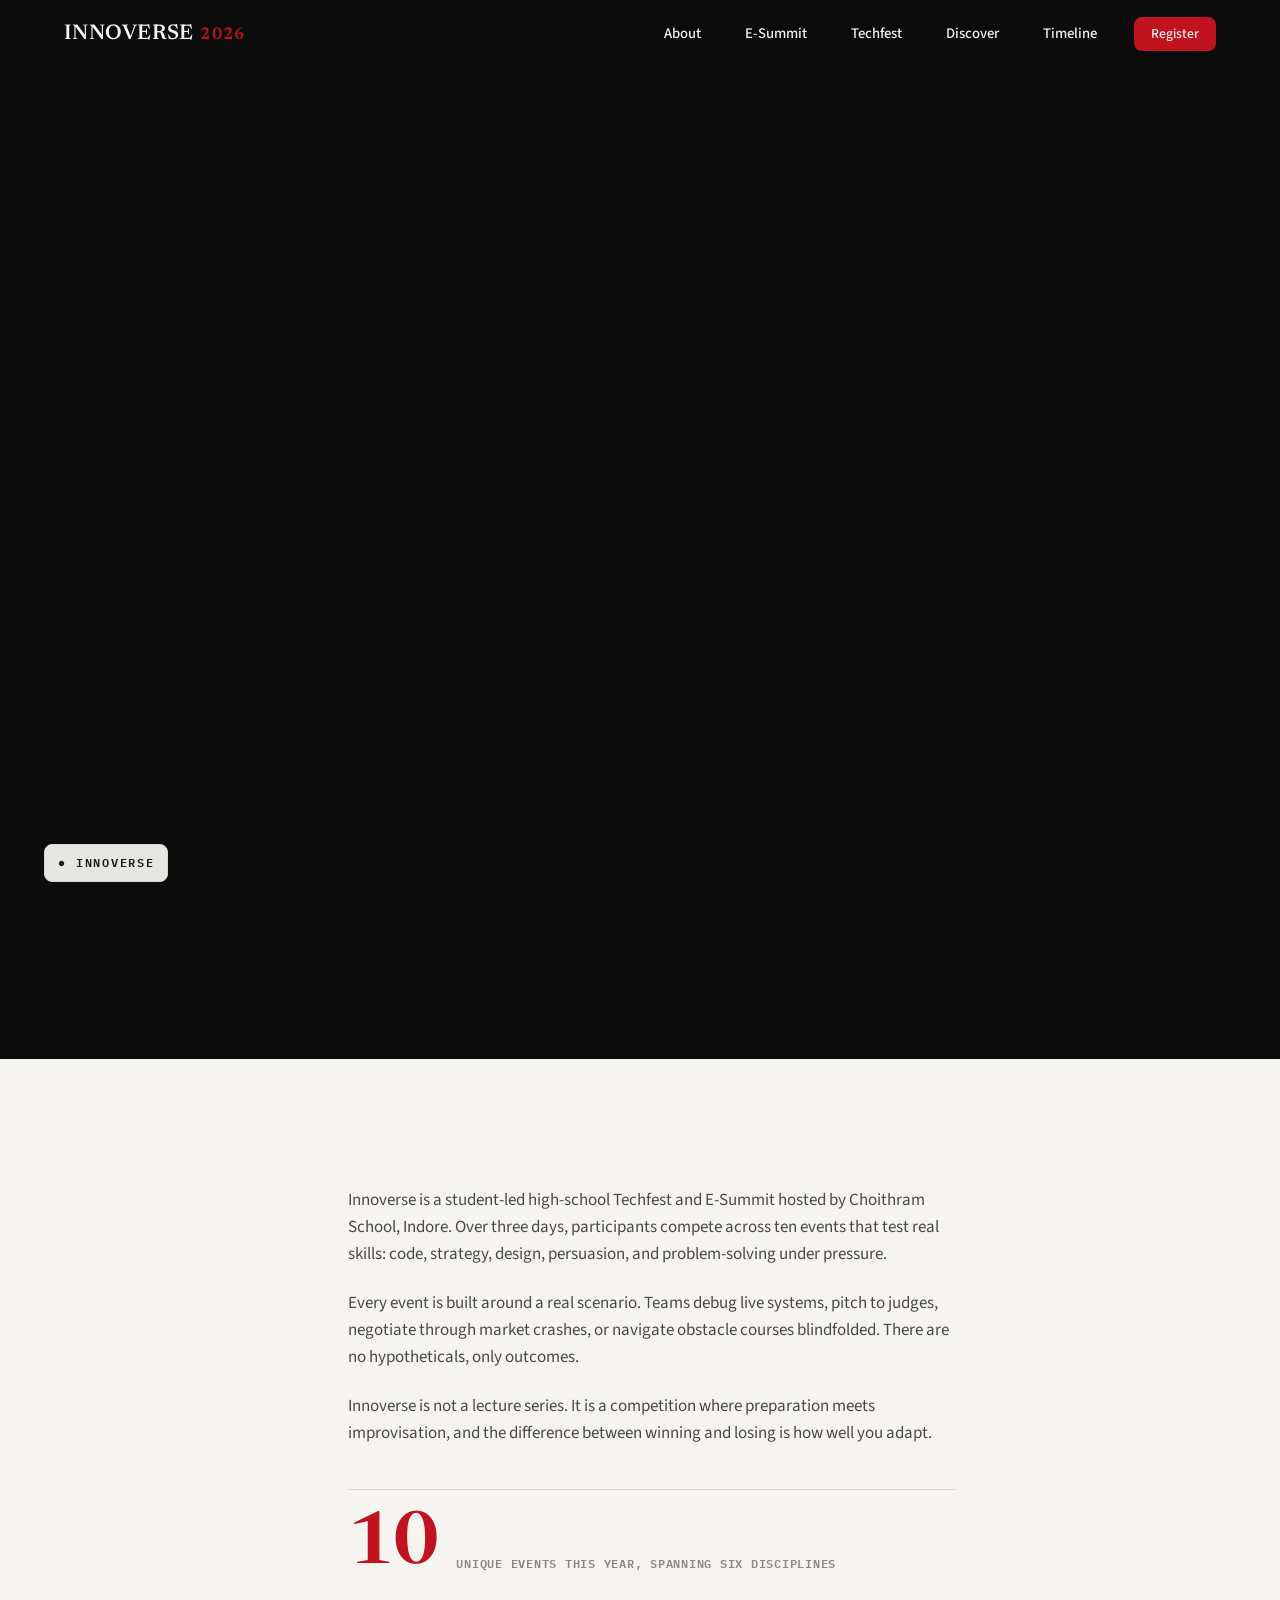
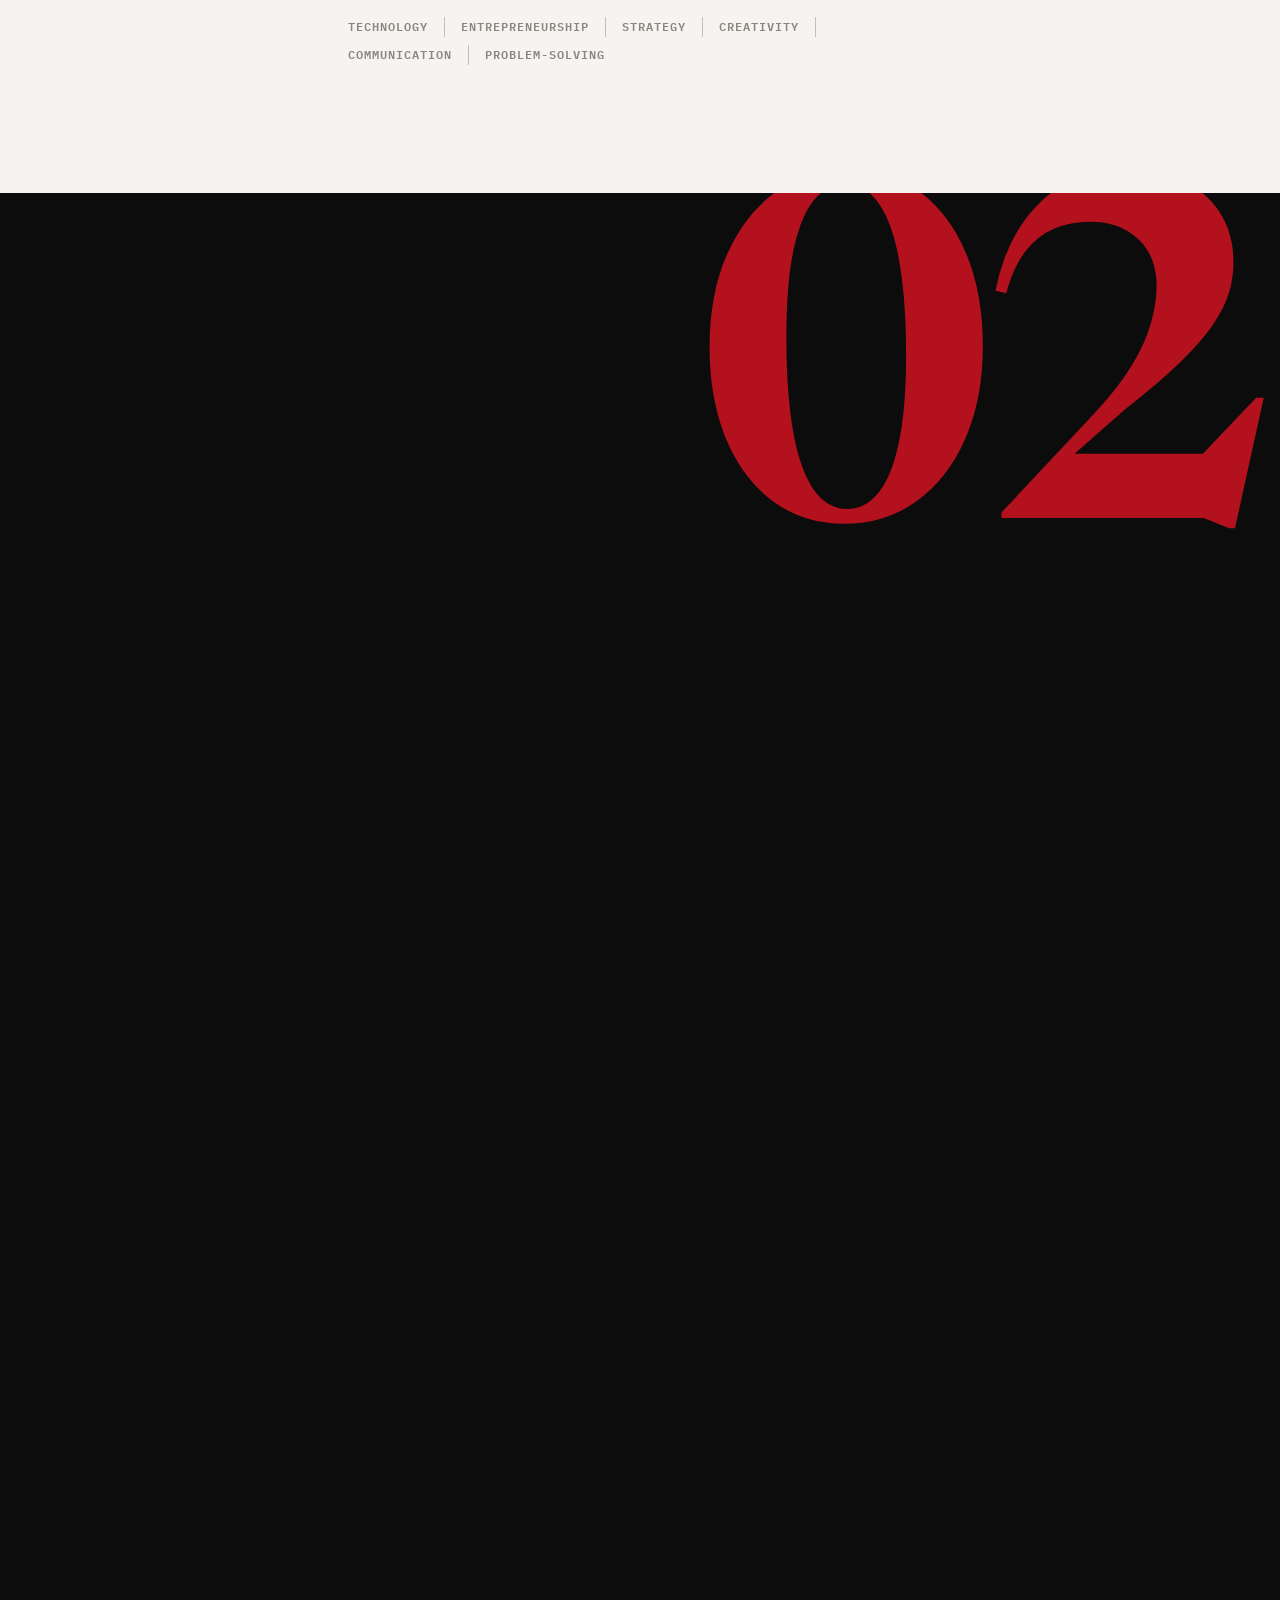
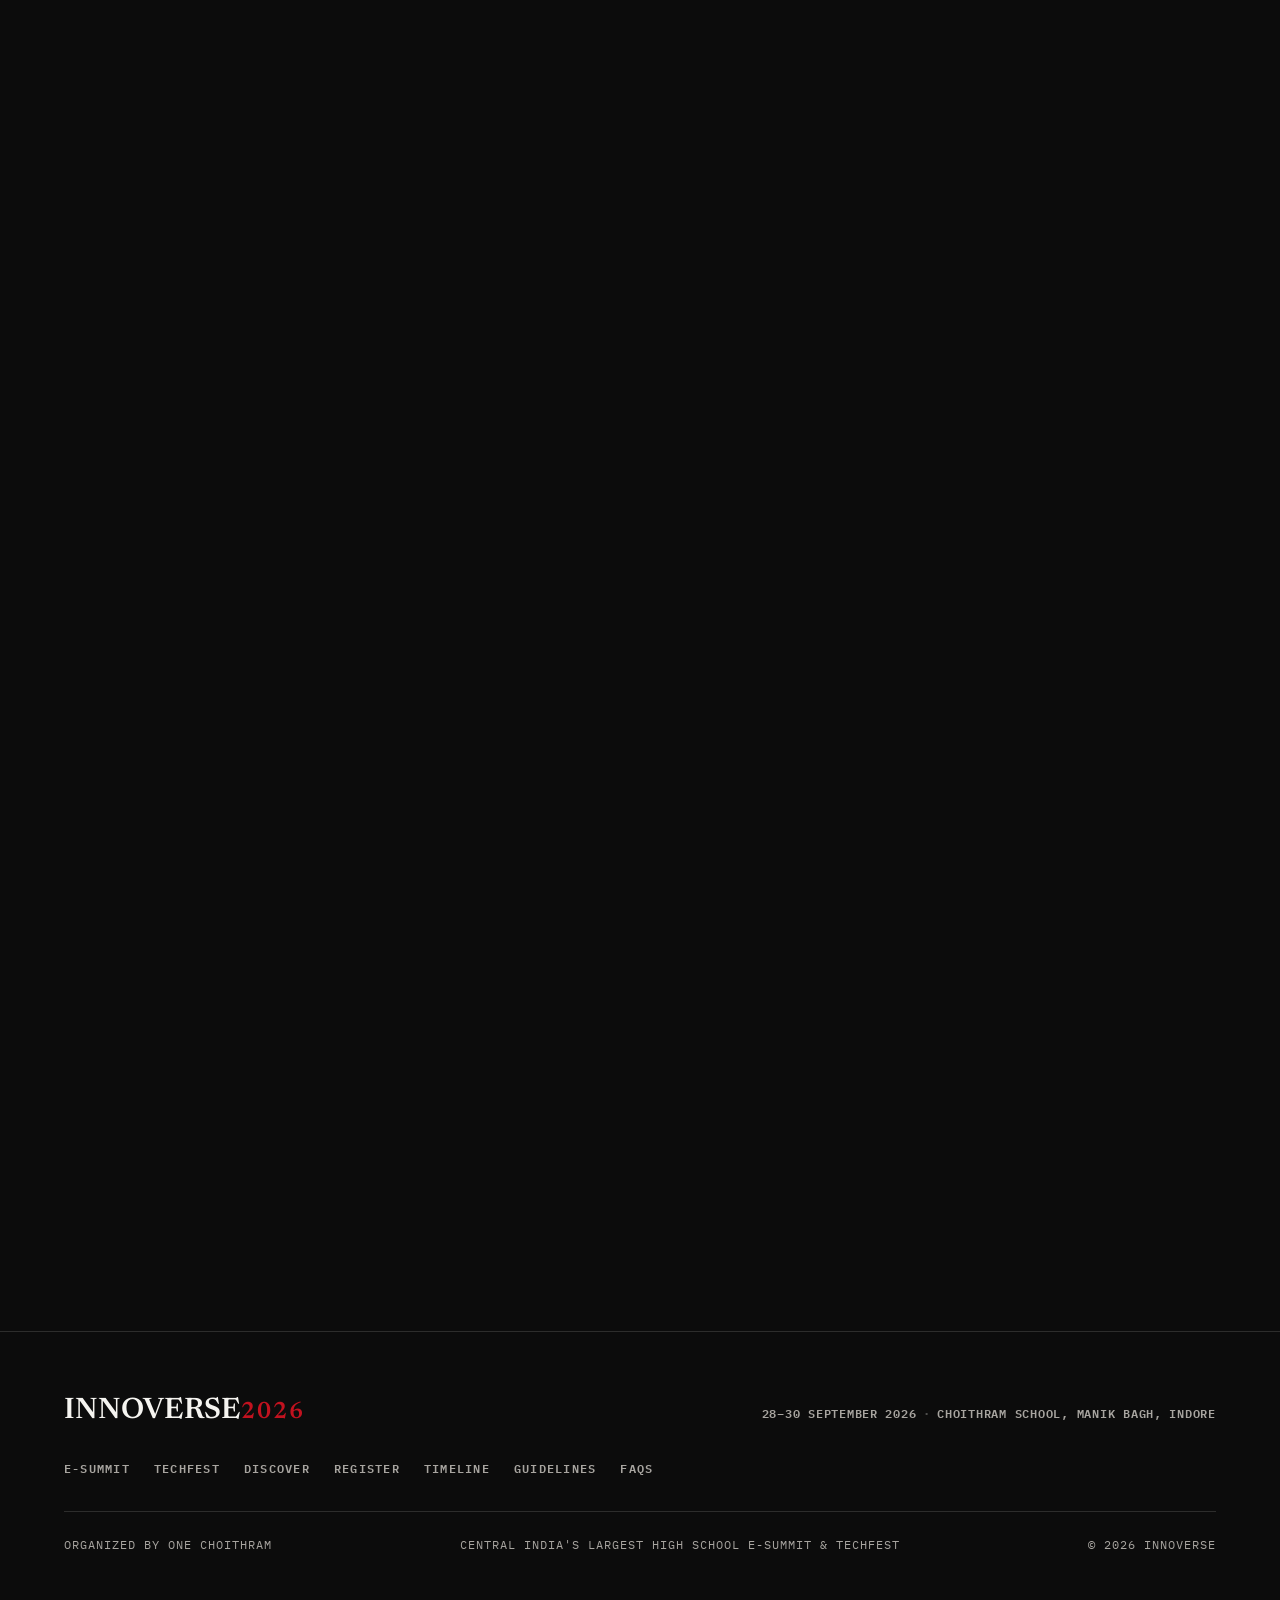
<file: index.html>
<!DOCTYPE html>
<html lang="en">
<head>
  <meta charset="UTF-8">
  <meta name="viewport" content="width=device-width, initial-scale=1.0">
  <title>INNOVERSE 2026 · Central India's Largest High School E-Summit &amp; Techfest</title>
  <meta name="description" content="INNOVERSE 2026, 28–30 September 2026 at Choithram School, Manik Bagh, Indore. Central India's largest high school E-Summit and Techfest. Ten events. Two worlds. Register now.">
  <link rel="icon" href="data:image/svg+xml,%3Csvg xmlns='http://www.w3.org/2000/svg' viewBox='0 0 64 64'%3E%3Crect width='64' height='64' fill='%230B0B0B'/%3E%3Ctext x='32' y='42' font-family='Georgia,serif' font-size='30' font-weight='600' fill='%23C1121F' text-anchor='middle'%3EN%3C/text%3E%3C/svg%3E">
  <link rel="stylesheet" href="assets/css/fonts.css?v=3">
  <link rel="stylesheet" href="assets/css/main.css?v=3">
</head>
<body id="top" data-crumb="INNOVERSE">

  <a class="skip-link" href="#main">Skip to content</a>
  <div class="scroll-progress" id="scrollProgress" aria-hidden="true"></div>

  <div class="portal" id="portal" aria-hidden="true">
    <div class="portal-title">INNOVERSE<span>2026</span></div>
  </div>

  <header class="site-header" id="siteHeader">
    <div class="container header-inner">
      <a class="wordmark" href="index.html" aria-label="INNOVERSE 2026 · home">
        INNOVERSE<span class="wordmark-year">2026</span>
      </a>

      <nav class="site-nav" aria-label="Primary">
        <a href="index.html#about">About</a>
        <a href="esummit.html">E-Summit</a>
        <a href="techfest.html">Techfest</a>
        <a href="quiz.html">Discover</a>
        <a href="timeline.html">Timeline</a>
        <a class="btn btn-primary" href="https://forms.gle/2wMmQGNTSf1ycA4x6">Register</a>
      </nav>

      <button class="menu-toggle" id="menuToggle" aria-expanded="false" aria-controls="mobileNav" aria-label="Open menu">
        <svg class="icon-open" viewBox="0 0 24 24" fill="none" stroke="currentColor" stroke-width="1.5" stroke-linecap="round" stroke-linejoin="round" aria-hidden="true"><line x1="4" x2="20" y1="6" y2="6"/><line x1="4" x2="20" y1="12" y2="12"/><line x1="4" x2="20" y1="18" y2="18"/></svg>
        <svg class="icon-close" viewBox="0 0 24 24" fill="none" stroke="currentColor" stroke-width="1.5" stroke-linecap="round" stroke-linejoin="round" aria-hidden="true"><path d="M18 6 6 18"/><path d="m6 6 12 12"/></svg>
      </button>
    </div>

    <nav class="mobile-nav" id="mobileNav" aria-label="Contents">
      <a href="index.html#about"><span class="m-num">01</span> About Innoverse</a>
      <a href="index.html#worlds"><span class="m-num">02</span> Two Worlds</a>
      <a href="esummit.html"><span class="m-num">03</span> E-Summit</a>
      <a href="techfest.html"><span class="m-num">04</span> Techfest</a>
      <a href="quiz.html"><span class="m-num">05</span> Discover Your Event</a>
      <a href="https://forms.gle/2wMmQGNTSf1ycA4x6"><span class="m-num">06</span> Registration</a>
      <a href="timeline.html"><span class="m-num">07</span> Timeline</a>
      <a href="guidelines.html"><span class="m-num">08</span> Guidelines</a>
      <a href="faq.html"><span class="m-num">09</span> FAQs</a>
      <a href="index.html#contact"><span class="m-num">10</span> Contact</a>
    </nav>
  </header>

  <main id="main">

    <section class="hero" aria-labelledby="heroTitle">
      <div class="container">
        <p class="hero-kicker" data-reveal><span>Central India's largest high school E-Summit &amp; Techfest</span></p>

        <h1 class="hero-title" id="heroTitle">
          <span class="line" data-reveal>INNOVERSE</span>
          <span class="line year" data-reveal>2026</span>
        </h1>

        <div class="hero-facts" data-reveal style="--rd:.15s">
          <div class="hero-fact">
            <svg viewBox="0 0 24 24" fill="none" stroke="currentColor" stroke-width="1.5" stroke-linecap="round" stroke-linejoin="round" aria-hidden="true"><path d="M8 2v4"/><path d="M16 2v4"/><rect width="18" height="18" x="3" y="4" rx="2"/><path d="M3 10h18"/></svg>
            <div>
              <span class="hf-label">Dates</span>
              <p class="hf-value">28–30 September 2026</p>
            </div>
          </div>
          <div class="hero-fact">
            <svg viewBox="0 0 24 24" fill="none" stroke="currentColor" stroke-width="1.5" stroke-linecap="round" stroke-linejoin="round" aria-hidden="true"><path d="M20 10c0 4.993-5.539 10.193-7.399 11.799a1 1 0 0 1-1.202 0C9.539 20.193 4 14.993 4 10a8 8 0 0 1 16 0"/><circle cx="12" cy="10" r="3"/></svg>
            <div>
              <span class="hf-label">Venue</span>
              <p class="hf-value">Choithram School, Manik Bagh, Indore</p>
            </div>
          </div>
          <div class="hero-fact">
            <svg viewBox="0 0 24 24" fill="none" stroke="currentColor" stroke-width="1.5" stroke-linecap="round" stroke-linejoin="round" aria-hidden="true"><path d="M12 3v12"/><path d="m8 11 4 4 4-4"/><path d="M8 5H4a2 2 0 0 0-2 2v10a2 2 0 0 0 2 2h16a2 2 0 0 0 2-2V7a2 2 0 0 0-2-2h-4"/></svg>
            <div>
              <span class="hf-label">Organizer</span>
              <p class="hf-value">One Choithram</p>
            </div>
          </div>
        </div>

        <div class="hero-actions" data-reveal style="--rd:.22s">
          <a class="btn btn-solid" href="#worlds">Enter the two worlds</a>
        </div>

        <div class="hero-countdown" data-reveal style="--rd:.28s" aria-label="Countdown to Innoverse 2026">
          <p class="hc-kicker">Event starts in</p>
          <div class="hc-grid" id="countdown" role="timer" aria-live="off">
            <div class="hc-cell"><span class="hc-num" id="cd-days">--</span><span class="hc-unit">days</span></div>
            <div class="hc-cell"><span class="hc-num" id="cd-hours">--</span><span class="hc-unit">hrs</span></div>
            <div class="hc-cell"><span class="hc-num" id="cd-min">--</span><span class="hc-unit">min</span></div>
            <div class="hc-cell"><span class="hc-num" id="cd-sec">--</span><span class="hc-unit">sec</span></div>
          </div>
        </div>

      </div>
    </section>

    <section class="section" id="about">
      <div class="container about-grid">
        <div class="about-aside" data-reveal>
          <p class="sec-index">01 · About Innoverse</p>
        </div>

        <div class="about-main">
          <p>Innoverse is a student-led high-school Techfest and E-Summit hosted by Choithram School, Indore. Over three days, participants compete across ten events that test real skills: code, strategy, design, persuasion, and problem-solving under pressure.</p>
          <p>Every event is built around a real scenario. Teams debug live systems, pitch to judges, negotiate through market crashes, or navigate obstacle courses blindfolded. There are no hypotheticals, only outcomes.</p>
          <p>Innoverse is not a lecture series. It is a competition where preparation meets improvisation, and the difference between winning and losing is how well you adapt.</p>

          <div class="about-stat" aria-hidden="false">
            <span class="stat-num">10</span>
            <span class="stat-text">Unique events this year, spanning six disciplines</span>
          </div>

          <ul class="disciplines" aria-label="Disciplines covered at Innoverse">
            <li>Technology</li>
            <li>Entrepreneurship</li>
            <li>Strategy</li>
            <li>Creativity</li>
            <li>Communication</li>
            <li>Problem-solving</li>
          </ul>
        </div>
      </div>
    </section>

    <section class="worlds" id="worlds" aria-labelledby="worldsTitle">
      <div class="container">
        <div class="w-num" aria-hidden="true">02</div>
        <div class="worlds-head" data-reveal>
          <p class="kicker">02 · Choose your world</p>
          <h2 class="h2" id="worldsTitle">Two worlds. One Innoverse.</h2>
          <p class="lede">Ten events split into two worlds. E-Summit is about ventures, strategy, and persuasion. Techfest is about code, circuits, and competition. Both run over three days. You enter one.</p>
        </div>

        <div class="worlds-grid">
          <article class="world-panel" data-reveal>
            <p class="wp-cat">World 01</p>
            <h3 class="wp-name">E-Summit</h3>
            <p class="wp-desc">Strategy, persuasion, and business execution. Solve problems, pitch ideas, and launch ventures.</p>
            <ul class="wp-events">
              <li><span class="we-num">01</span> The Brand Reboot</li>
              <li><span class="we-num">02</span> Pitch Arena</li>
              <li><span class="we-num">03</span> Fort Knox Escape</li>
              <li><span class="we-num">04</span> Make &amp; Sell</li>
              <li><span class="we-num">05</span> Trade Tremors</li>
            </ul>
            <div class="wp-cta"><a class="btn btn-solid" href="esummit.html">Enter E-Summit
              <svg viewBox="0 0 24 24" fill="none" stroke="currentColor" stroke-width="1.5" stroke-linecap="round" stroke-linejoin="round" aria-hidden="true"><path d="M7 17 17 7"/><path d="M7 7h10v10"/></svg>
            </a></div>
          </article>

          <article class="world-panel" data-reveal>
            <p class="wp-cat">World 02</p>
            <h3 class="wp-name">Techfest</h3>
            <p class="wp-desc">Code, circuits, and competition. Build systems, race robots, and solve under pressure.</p>
            <ul class="wp-events">
              <li><span class="we-num">01</span> Code Decode</li>
              <li><span class="we-num">02</span> Frontier-1</li>
              <li><span class="we-num">03</span> The Crossfire</li>
              <li><span class="we-num">04</span> Survivor</li>
              <li><span class="we-num">05</span> Science Vault</li>
            </ul>
            <div class="wp-cta"><a class="btn btn-solid" href="techfest.html">Enter Techfest
              <svg viewBox="0 0 24 24" fill="none" stroke="currentColor" stroke-width="1.5" stroke-linecap="round" stroke-linejoin="round" aria-hidden="true"><path d="M7 17 17 7"/><path d="M7 7h10v10"/></svg>
            </a></div>
          </article>
        </div>
      </div>
    </section>

    <section class="dark section" id="discover" aria-labelledby="discoverTitle">
      <div class="container contact-grid">
        <div data-reveal>
          <p class="kicker" style="margin-bottom:1.4rem;">03 · Discover</p>
          <p class="conclusion-text">Ten events. Five questions. One match.</p>
          <p class="conclusion-see">Find yours.</p>
        </div>
        <div class="contact-block" aria-label="Take the event recommender" data-reveal style="--rd:.1s">
          <p class="kicker" id="discoverTitle">The event quiz</p>
          <p class="lede" style="margin-bottom:1rem;">Answer five slides about how you think and work. The quiz matches you to the event that fits.</p>
          <div style="margin-top:1.5rem; display:flex; flex-wrap:wrap; gap:0.9rem;">
            <a class="btn btn-primary" href="quiz.html">Find your match
              <svg viewBox="0 0 24 24" fill="none" stroke="currentColor" stroke-width="1.5" stroke-linecap="round" stroke-linejoin="round" aria-hidden="true"><path d="M7 17 17 7"/><path d="M7 7h10v10"/></svg>
            </a>
          </div>
        </div>
      </div>
    </section>

    <section class="dark section" id="register-teaser" aria-labelledby="registerTeaserTitle" style="padding-top:0;">
      <div class="container contact-grid">
        <div data-reveal>
          <p class="kicker" style="margin-bottom:1.4rem;">04 · Registration</p>
          <p class="conclusion-text">Registration is free and takes under five minutes. One event per participant.</p>
          <p class="conclusion-see">You're in.</p>
        </div>
        <div class="contact-block" aria-label="Register for Innoverse" data-reveal style="--rd:.1s">
          <p class="kicker" id="registerTeaserTitle">Register</p>
          <p class="lede" style="margin-bottom:1rem;">Pick an event, form a team, submit. Read the guidelines before you register.</p>
          <div style="margin-top:1.5rem; display:flex; flex-wrap:wrap; gap:0.9rem;">
            <a class="btn btn-primary" href="https://forms.gle/2wMmQGNTSf1ycA4x6">Register now</a>
            <a class="btn btn-ghost" href="guidelines.html">Read guidelines</a>
          </div>
        </div>
      </div>
    </section>

    <section class="dark section" id="contact" aria-labelledby="contactTitle">
      <div class="container contact-grid">
        <div data-reveal>
          <p class="kicker" style="margin-bottom:1.4rem;">05 · Contact</p>
          <p class="conclusion-text">Questions about events, registration, or logistics? Reach out, we'll help.</p>
          <p class="conclusion-see">See you at Innoverse.</p>
        </div>

        <div class="contact-block" aria-label="Contact Innoverse" data-reveal style="--rd:.1s">
          <p class="kicker" id="contactTitle">Contact</p>
          <p class="lede" style="margin-bottom:1rem;">For more queries, feel free to contact:</p>
          <ul class="contact-list">
            <li>
              <svg viewBox="0 0 24 24" fill="none" stroke="currentColor" stroke-width="1.5" stroke-linecap="round" stroke-linejoin="round" aria-hidden="true"><path d="M22 16.92v3a2 2 0 0 1-2.18 2 19.79 19.79 0 0 1-8.63-3.07 19.5 19.5 0 0 1-6-6 19.79 19.79 0 0 1-3.07-8.67A2 2 0 0 1 4.11 2h3a2 2 0 0 1 2 1.72 12.84 12.84 0 0 0 .7 2.81 2 2 0 0 1-.45 2.11L8.09 9.91a16 16 0 0 0 6 6l1.27-1.27a2 2 0 0 1 2.11-.45 12.84 12.84 0 0 0 2.81.7A2 2 0 0 1 22 16.92z"/></svg>
              <div>
                <span class="c-type">Phone</span>
                <a href="tel:+919039270551">+91 90392 70551</a>
              </div>
            </li>
            <li>
              <svg viewBox="0 0 24 24" fill="none" stroke="currentColor" stroke-width="1.5" stroke-linecap="round" stroke-linejoin="round" aria-hidden="true"><path d="M22 16.92v3a2 2 0 0 1-2.18 2 19.79 19.79 0 0 1-8.63-3.07 19.5 19.5 0 0 1-6-6 19.79 19.79 0 0 1-3.07-8.67A2 2 0 0 1 4.11 2h3a2 2 0 0 1 2 1.72 12.84 12.84 0 0 0 .7 2.81 2 2 0 0 1-.45 2.11L8.09 9.91a16 16 0 0 0 6 6l1.27-1.27a2 2 0 0 1 2.11-.45 12.84 12.84 0 0 0 2.81.7A2 2 0 0 1 22 16.92z"/></svg>
              <div>
                <span class="c-type">Phone</span>
                <a href="tel:+919109827645">+91 91098 27645</a>
              </div>
            </li>
            <li>
              <svg viewBox="0 0 24 24" fill="none" stroke="currentColor" stroke-width="1.5" stroke-linecap="round" stroke-linejoin="round" aria-hidden="true"><rect width="20" height="16" x="2" y="4" rx="2"/><path d="m22 7-8.97 5.7a1.94 1.94 0 0 1-2.06 0L2 7"/></svg>
              <div>
                <span class="c-type">Email</span>
                <a href="mailto:Innoverse@choithramschool.com">Innoverse@choithramschool.com</a>
              </div>
            </li>
          </ul>
        </div>
      </div>
    </section>

  </main>

  <footer class="site-footer">
    <div class="container footer-inner">
      <a class="footer-wordmark" href="index.html">INNOVERSE<span class="wordmark-year">2026</span></a>
      <p class="footer-meta">28–30 September 2026<span>·</span>Choithram School, Manik Bagh, Indore</p>
      <nav class="footer-links" aria-label="Footer">
        <a href="esummit.html">E-Summit</a>
        <a href="techfest.html">Techfest</a>
        <a href="quiz.html">Discover</a>
        <a href="https://forms.gle/2wMmQGNTSf1ycA4x6">Register</a>
        <a href="timeline.html">Timeline</a>
        <a href="guidelines.html">Guidelines</a>
        <a href="faq.html">FAQs</a>
      </nav>
      <div class="footer-legal">
        <span>Organized by One Choithram</span>
        <span>Central India's largest high school E-Summit &amp; Techfest</span>
        <span>© 2026 Innoverse</span>
      </div>
    </div>
  </footer>

  <nav class="you-are-here" id="youAreHere" aria-label="You are here"></nav>

  <script src="assets/js/main.js?v=3"></script>
</body>
</html>
</file>
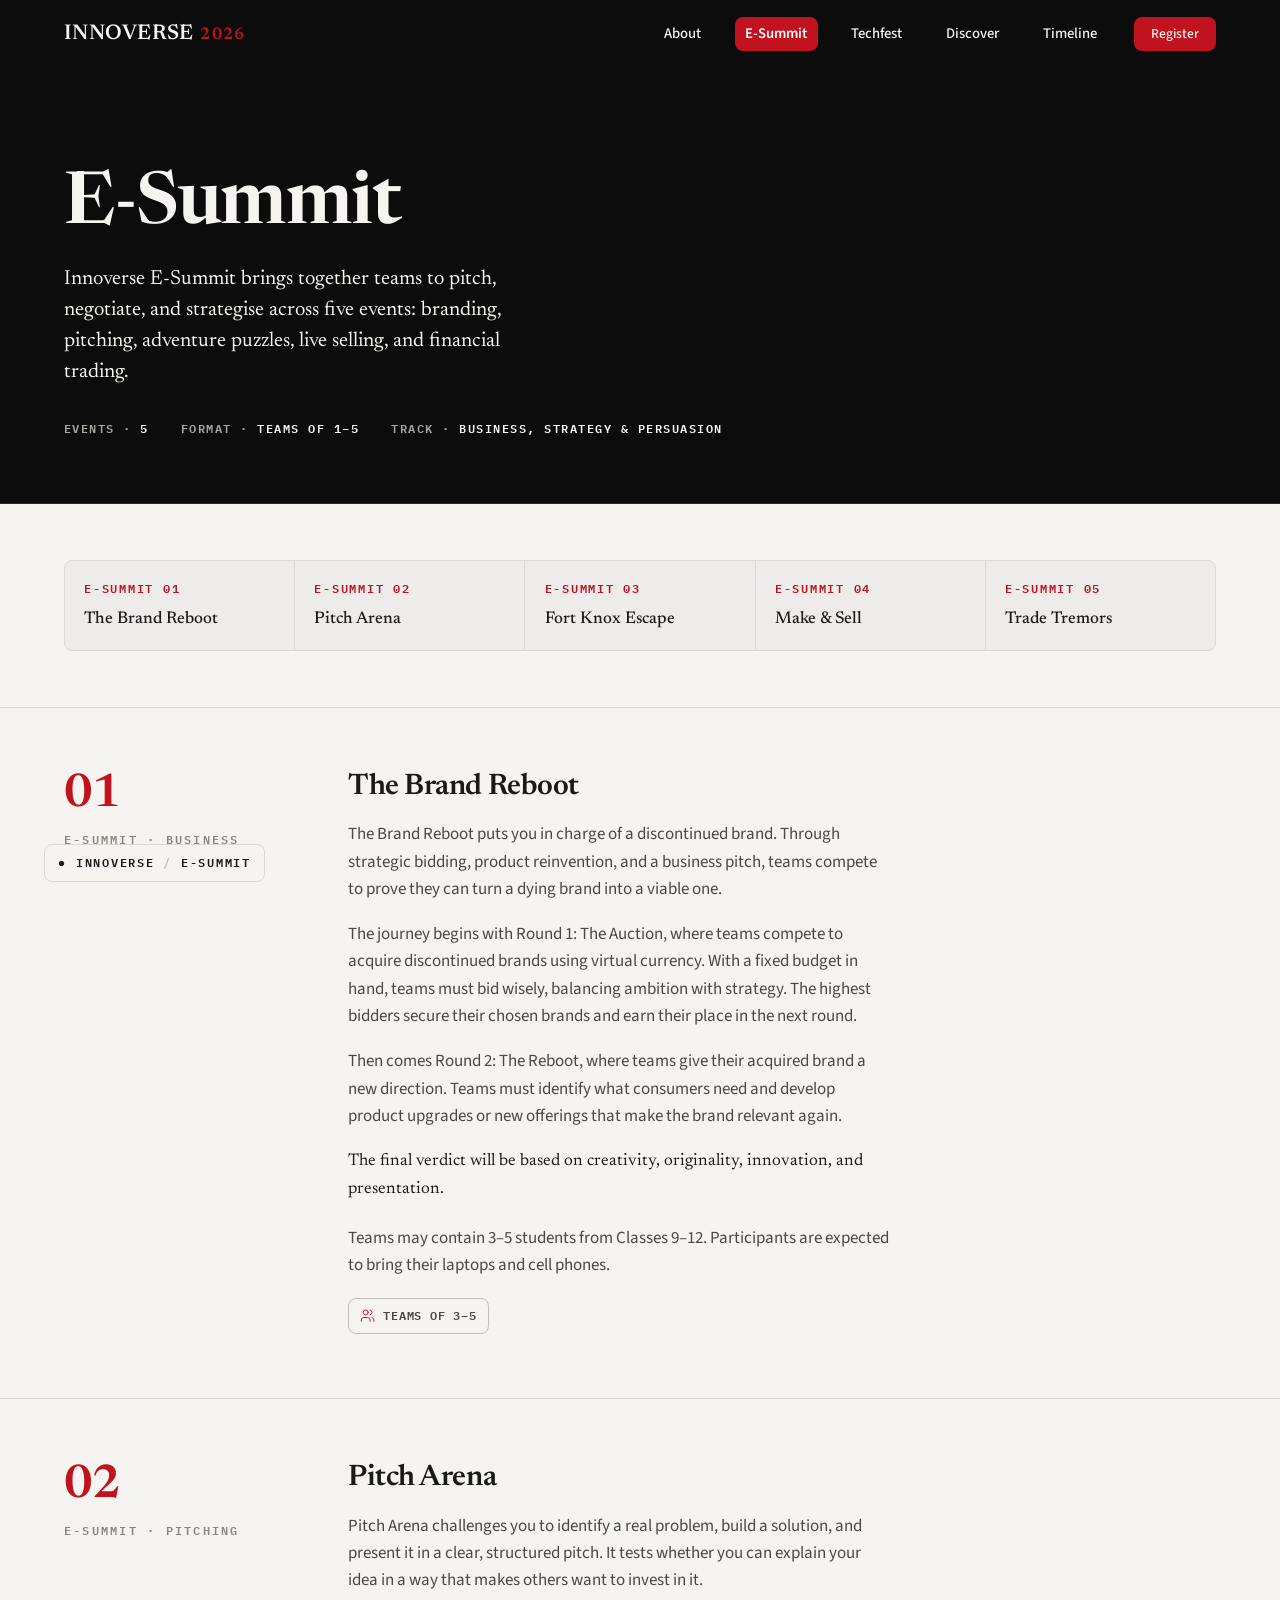
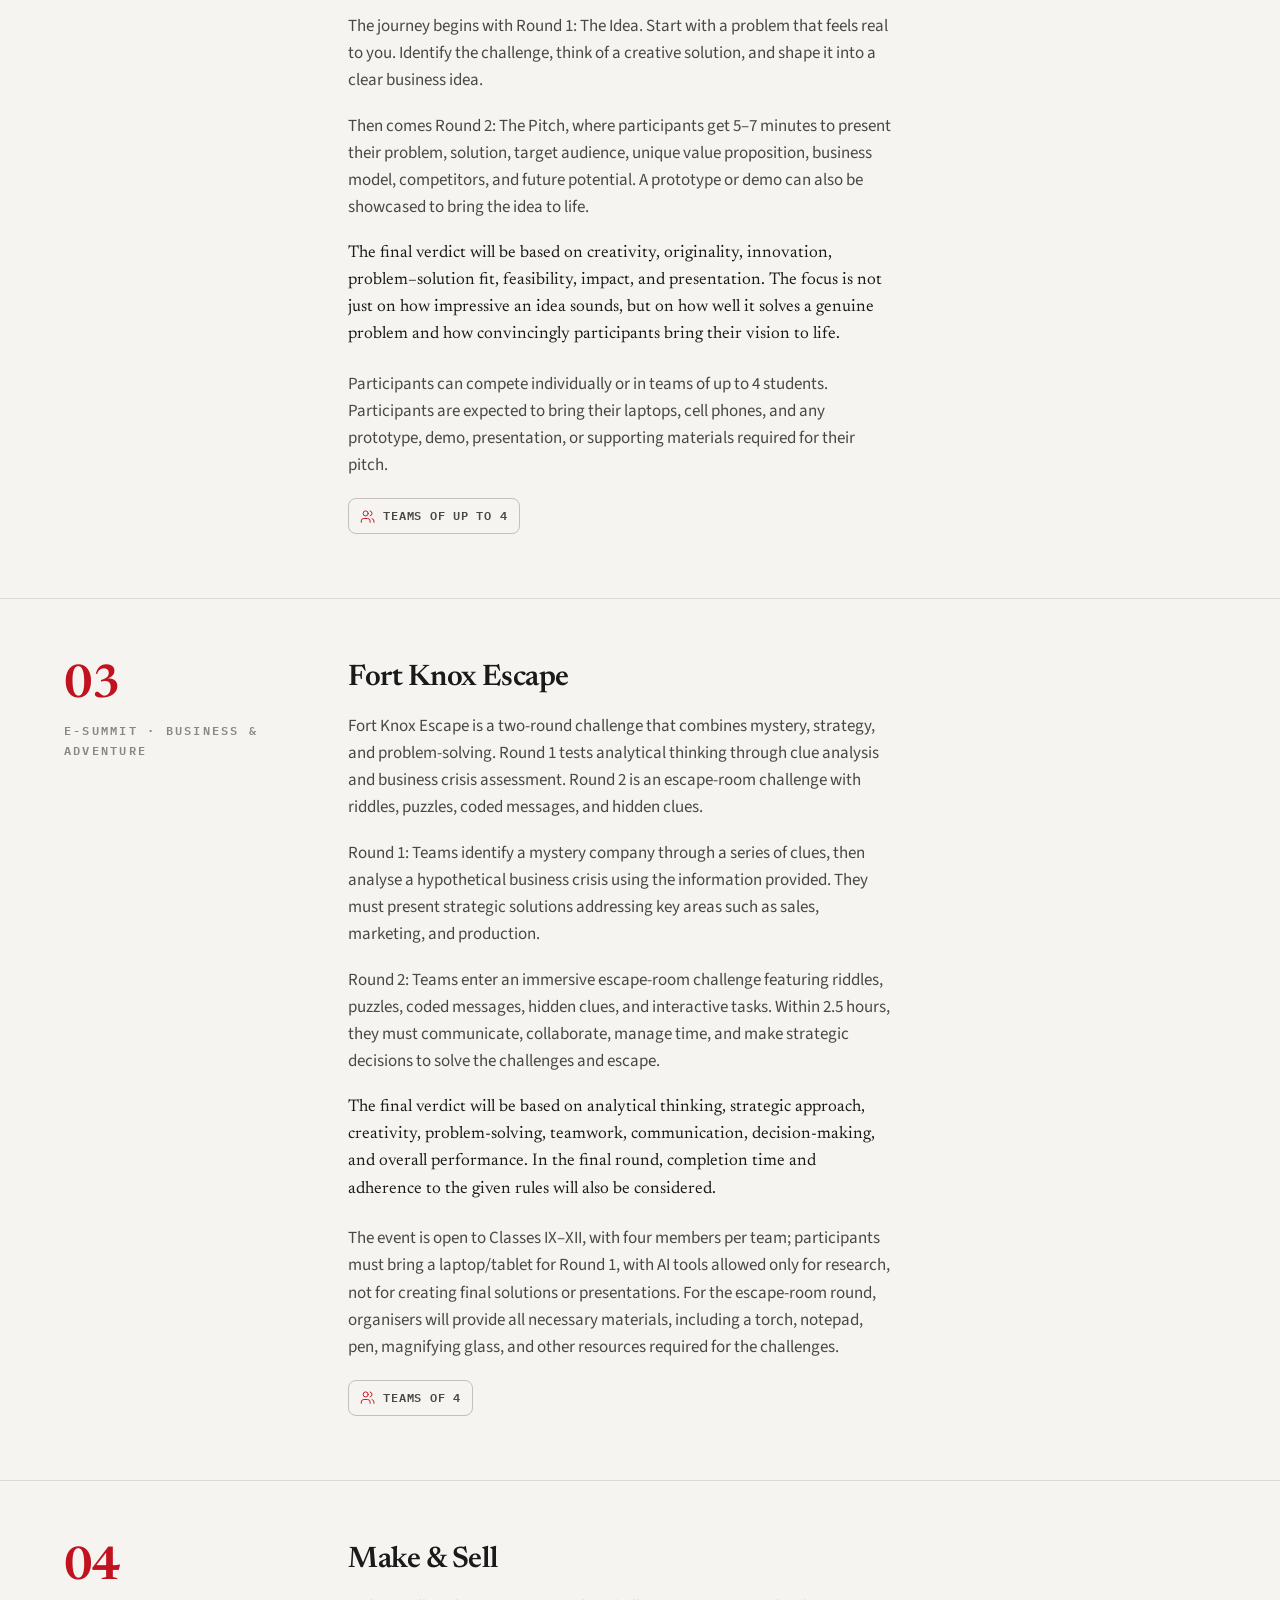
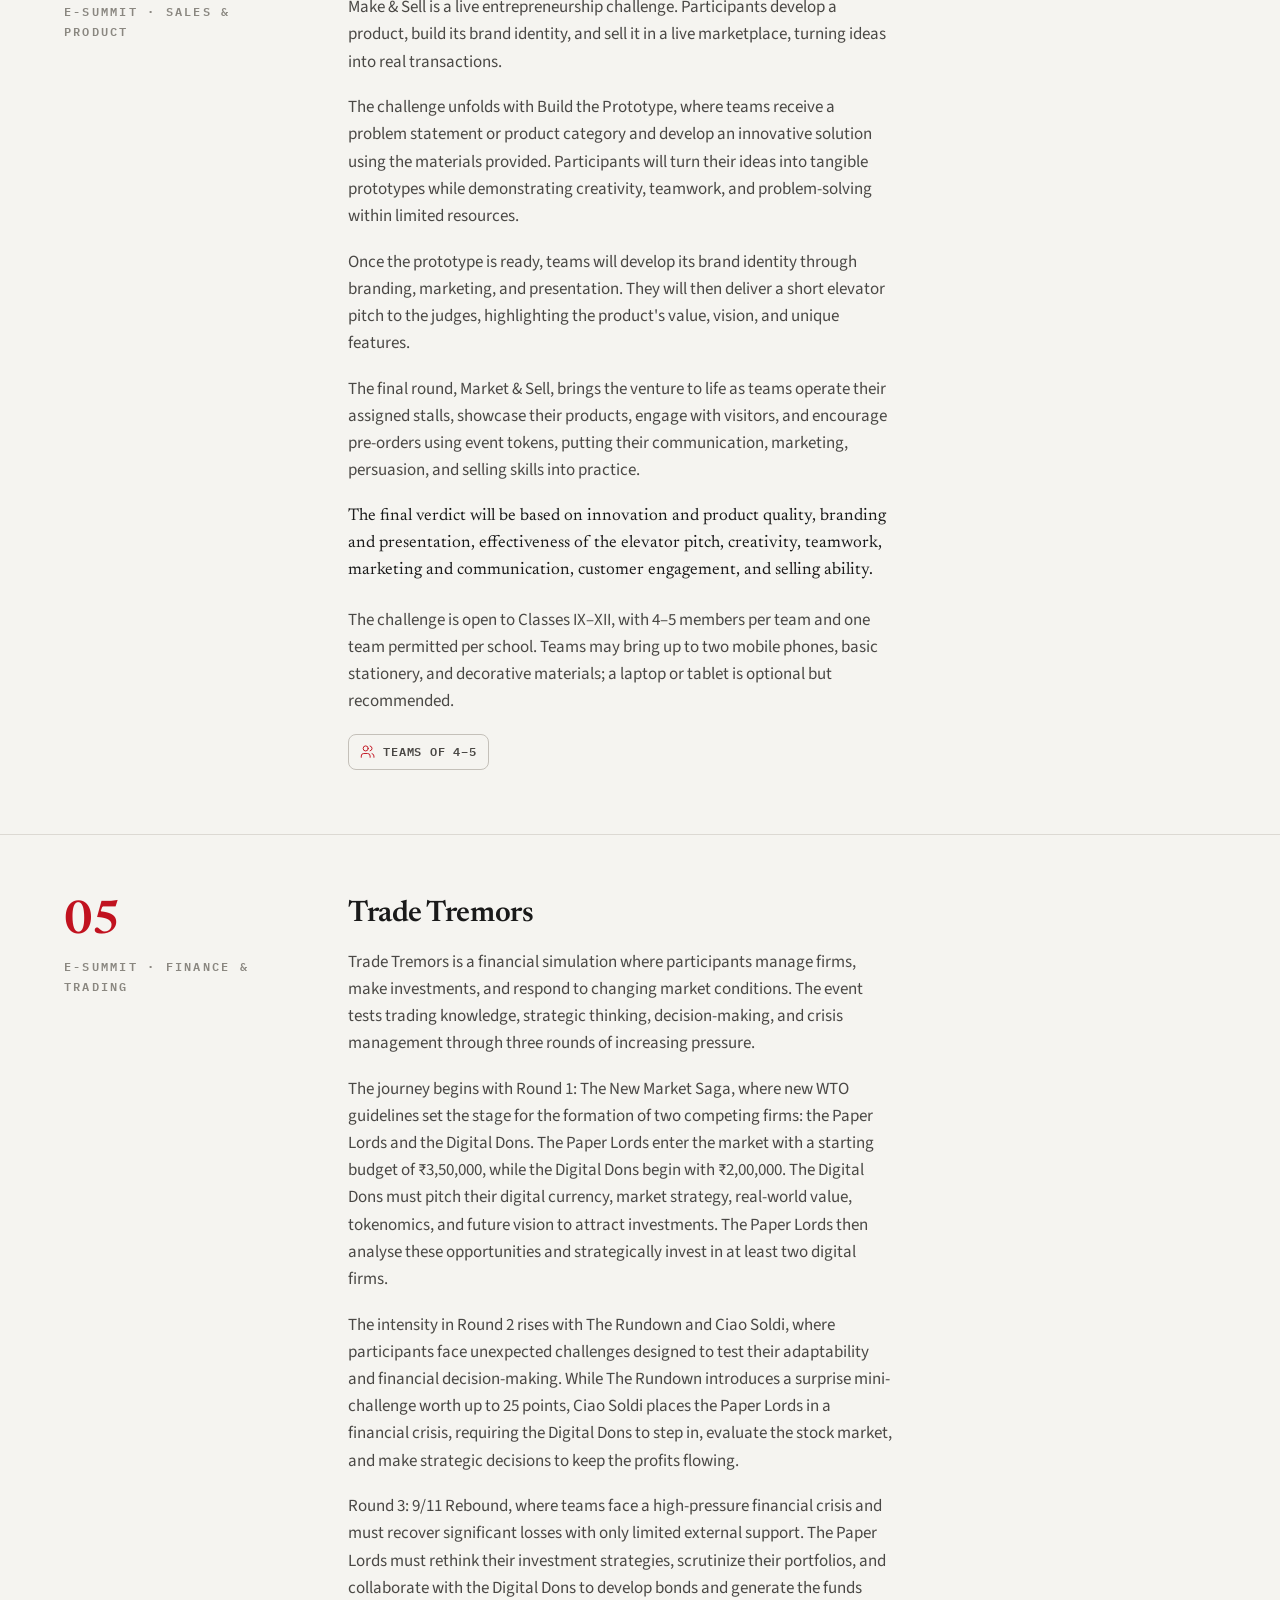
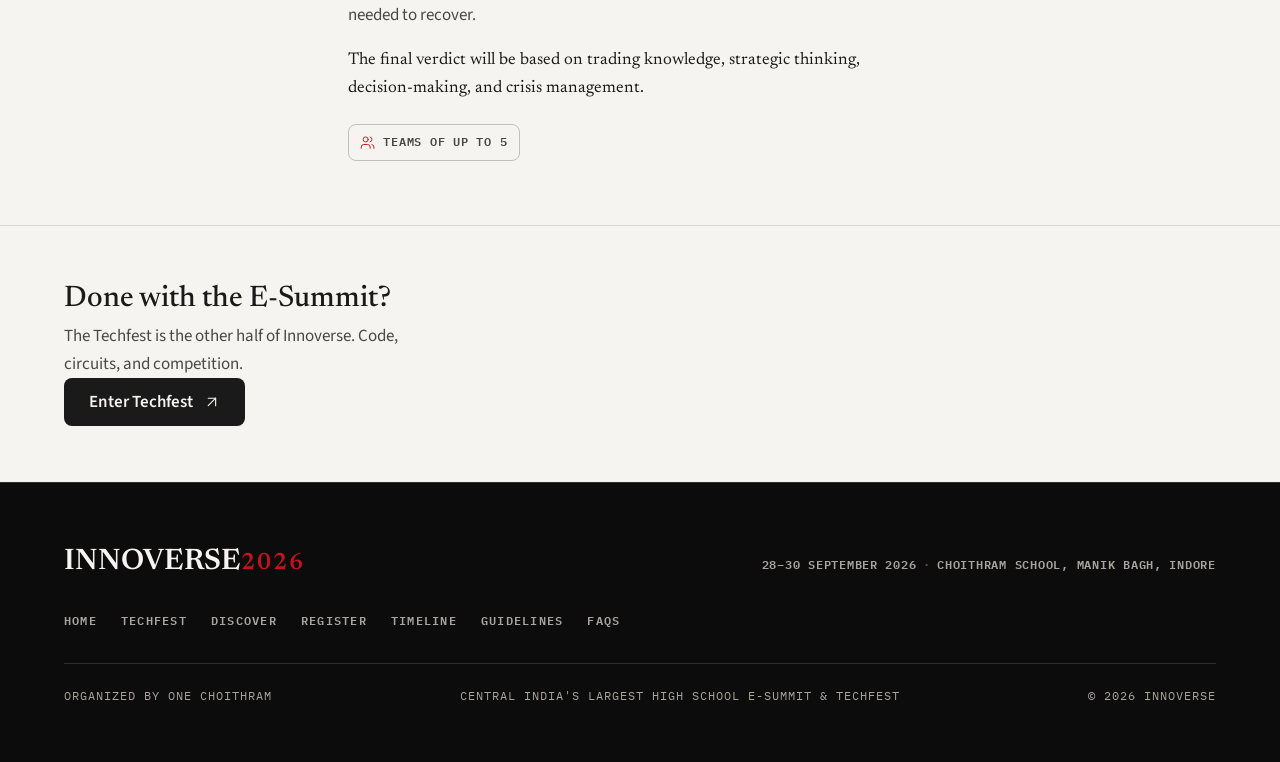
<file: esummit.html>
<!DOCTYPE html>
<html lang="en">
<head>
  <meta charset="UTF-8">
  <meta name="viewport" content="width=device-width, initial-scale=1.0">
  <title>E-Summit · INNOVERSE 2026</title>
  <meta name="description" content="The E-Summit world of INNOVERSE 2026: The Brand Reboot, Pitch Arena, Fort Knox Escape, Make &amp; Sell, and Trade Tremors. One of the two worlds at Choithram School, Manik Bagh, Indore, 28–30 September 2026.">
  <link rel="icon" href="data:image/svg+xml,%3Csvg xmlns='http://www.w3.org/2000/svg' viewBox='0 0 64 64'%3E%3Crect width='64' height='64' fill='%230B0B0B'/%3E%3Ctext x='32' y='42' font-family='Georgia,serif' font-size='30' font-weight='600' fill='%23C1121F' text-anchor='middle'%3EN%3C/text%3E%3C/svg%3E">
  <link rel="stylesheet" href="assets/css/fonts.css?v=3">
  <link rel="stylesheet" href="assets/css/main.css?v=3">
</head>
<body id="top" data-crumb="E-SUMMIT" data-crumbbox="INNOVERSE,E-SUMMIT">

  <a class="skip-link" href="#main">Skip to content</a>
  <div class="scroll-progress" id="scrollProgress" aria-hidden="true"></div>

  <header class="site-header is-dark-hero" id="siteHeader">
    <div class="container header-inner">
      <a class="wordmark" href="index.html" aria-label="INNOVERSE 2026 · home">
        INNOVERSE<span class="wordmark-year">2026</span>
      </a>

      <nav class="site-nav" aria-label="Primary">
        <a href="index.html#about">About</a>
        <a href="esummit.html" aria-current="true">E-Summit</a>
        <a href="techfest.html">Techfest</a>
        <a href="quiz.html">Discover</a>
        <a href="timeline.html">Timeline</a>
        <a class="btn btn-primary" href="https://forms.gle/2wMmQGNTSf1ycA4x6">Register</a>
      </nav>

      <button class="menu-toggle" id="menuToggle" aria-expanded="false" aria-controls="mobileNav" aria-label="Open menu">
        <svg class="icon-open" viewBox="0 0 24 24" fill="none" stroke="currentColor" stroke-width="1.5" stroke-linecap="round" stroke-linejoin="round" aria-hidden="true"><line x1="4" x2="20" y1="6" y2="6"/><line x1="4" x2="20" y1="12" y2="12"/><line x1="4" x2="20" y1="18" y2="18"/></svg>
        <svg class="icon-close" viewBox="0 0 24 24" fill="none" stroke="currentColor" stroke-width="1.5" stroke-linecap="round" stroke-linejoin="round" aria-hidden="true"><path d="M18 6 6 18"/><path d="m6 6 12 12"/></svg>
      </button>
    </div>

    <nav class="mobile-nav" id="mobileNav" aria-label="Contents">
      <a href="index.html"><span class="m-num">00</span> Innoverse Home</a>
      <a href="#brand-reboot"><span class="m-num">01</span> The Brand Reboot</a>
      <a href="#pitch-arena"><span class="m-num">02</span> Pitch Arena</a>
      <a href="#fort-knox-escape"><span class="m-num">03</span> Fort Knox Escape</a>
      <a href="#make-and-sell"><span class="m-num">04</span> Make &amp; Sell</a>
      <a href="#trade-tremors"><span class="m-num">05</span> Trade Tremors</a>
      <a href="techfest.html"><span class="m-num">↗</span> Enter Techfest</a>
      <a href="https://forms.gle/2wMmQGNTSf1ycA4x6"><span class="m-num">→</span> Register</a>
    </nav>
  </header>

  <main id="main">

    <section class="world-hero" aria-labelledby="worldTitle">
      <div class="container">
        <h1 class="world-title" id="worldTitle" data-reveal style="--rd:.08s">E-Summit</h1>
        <p class="world-lede" data-reveal style="--rd:.16s">Innoverse E-Summit brings together teams to pitch, negotiate, and strategise across five events: branding, pitching, adventure puzzles, live selling, and financial trading.</p>
        <div class="world-meta" data-reveal style="--rd:.24s">
          <span>Events · <b>5</b></span>
          <span>Format · <b>Teams of 1–5</b></span>
          <span>Track · <b>Business, Strategy &amp; Persuasion</b></span>
        </div>
      </div>
    </section>

    <nav class="world-index" aria-label="E-Summit events">
      <div class="container">
        <ol>
          <li><a href="#brand-reboot"><span class="wi-num">E-Summit 01</span><span class="wi-name">The Brand Reboot</span></a></li>
          <li><a href="#pitch-arena"><span class="wi-num">E-Summit 02</span><span class="wi-name">Pitch Arena</span></a></li>
          <li><a href="#fort-knox-escape"><span class="wi-num">E-Summit 03</span><span class="wi-name">Fort Knox Escape</span></a></li>
          <li><a href="#make-and-sell"><span class="wi-num">E-Summit 04</span><span class="wi-name">Make &amp; Sell</span></a></li>
          <li><a href="#trade-tremors"><span class="wi-num">E-Summit 05</span><span class="wi-name">Trade Tremors</span></a></li>
        </ol>
      </div>
    </nav>

    <article class="event-detail" id="brand-reboot" aria-labelledby="brTitle" data-reveal>
      <div class="container ed-grid">
        <div class="ed-side">
          <p class="ed-num">01</p>
          <p class="ed-cat">E-Summit · Business Strategy</p>
        </div>
        <div class="ed-main">
          <h3 class="ed-name" id="brTitle">The Brand Reboot</h3>
          <p>The Brand Reboot puts you in charge of a discontinued brand. Through strategic bidding, product reinvention, and a business pitch, teams compete to prove they can turn a dying brand into a viable one.</p>
          <p>The journey begins with Round 1: The Auction, where teams compete to acquire discontinued brands using virtual currency. With a fixed budget in hand, teams must bid wisely, balancing ambition with strategy. The highest bidders secure their chosen brands and earn their place in the next round.</p>
          <p>Then comes Round 2: The Reboot, where teams give their acquired brand a new direction. Teams must identify what consumers need and develop product upgrades or new offerings that make the brand relevant again.</p>
          <p class="outcome">The final verdict will be based on creativity, originality, innovation, and presentation.</p>
          <p>Teams may contain 3–5 students from Classes 9–12. Participants are expected to bring their laptops and cell phones.</p>
          <span class="team-tag">
            <svg viewBox="0 0 24 24" fill="none" stroke="currentColor" stroke-width="1.5" stroke-linecap="round" stroke-linejoin="round" aria-hidden="true"><path d="M16 21v-2a4 4 0 0 0-4-4H6a4 4 0 0 0-4 4v2"/><circle cx="9" cy="7" r="4"/><path d="M22 21v-2a4 4 0 0 0-3-3.87"/><path d="M16 3.13a4 4 0 0 1 0 7.75"/></svg>
            Teams of 3–5
          </span>
        </div>
      </div>
    </article>

    <article class="event-detail" id="pitch-arena" aria-labelledby="paTitle" data-reveal>
      <div class="container ed-grid">
        <div class="ed-side">
          <p class="ed-num">02</p>
          <p class="ed-cat">E-Summit · Pitching</p>
        </div>
        <div class="ed-main">
          <h3 class="ed-name" id="paTitle">Pitch Arena</h3>
          <p>Pitch Arena challenges you to identify a real problem, build a solution, and present it in a clear, structured pitch. It tests whether you can explain your idea in a way that makes others want to invest in it.</p>
          <p>The journey begins with Round 1: The Idea. Start with a problem that feels real to you. Identify the challenge, think of a creative solution, and shape it into a clear business idea.</p>
          <p>Then comes Round 2: The Pitch, where participants get 5–7 minutes to present their problem, solution, target audience, unique value proposition, business model, competitors, and future potential. A prototype or demo can also be showcased to bring the idea to life.</p>
          <p class="outcome">The final verdict will be based on creativity, originality, innovation, problem–solution fit, feasibility, impact, and presentation. The focus is not just on how impressive an idea sounds, but on how well it solves a genuine problem and how convincingly participants bring their vision to life.</p>
          <p>Participants can compete individually or in teams of up to 4 students. Participants are expected to bring their laptops, cell phones, and any prototype, demo, presentation, or supporting materials required for their pitch.</p>
          <span class="team-tag">
            <svg viewBox="0 0 24 24" fill="none" stroke="currentColor" stroke-width="1.5" stroke-linecap="round" stroke-linejoin="round" aria-hidden="true"><path d="M16 21v-2a4 4 0 0 0-4-4H6a4 4 0 0 0-4 4v2"/><circle cx="9" cy="7" r="4"/><path d="M22 21v-2a4 4 0 0 0-3-3.87"/><path d="M16 3.13a4 4 0 0 1 0 7.75"/></svg>
            Teams of up to 4
          </span>
        </div>
      </div>
    </article>

    <article class="event-detail" id="fort-knox-escape" aria-labelledby="fkTitle" data-reveal>
      <div class="container ed-grid">
        <div class="ed-side">
          <p class="ed-num">03</p>
          <p class="ed-cat">E-Summit · Business &amp; Adventure</p>
        </div>
        <div class="ed-main">
          <h3 class="ed-name" id="fkTitle">Fort Knox Escape</h3>
          <p>Fort Knox Escape is a two-round challenge that combines mystery, strategy, and problem-solving. Round 1 tests analytical thinking through clue analysis and business crisis assessment. Round 2 is an escape-room challenge with riddles, puzzles, coded messages, and hidden clues.</p>
          <p>Round 1: Teams identify a mystery company through a series of clues, then analyse a hypothetical business crisis using the information provided. They must present strategic solutions addressing key areas such as sales, marketing, and production.</p>
          <p>Round 2: Teams enter an immersive escape-room challenge featuring riddles, puzzles, coded messages, hidden clues, and interactive tasks. Within 2.5 hours, they must communicate, collaborate, manage time, and make strategic decisions to solve the challenges and escape.</p>
          <p class="outcome">The final verdict will be based on analytical thinking, strategic approach, creativity, problem-solving, teamwork, communication, decision-making, and overall performance. In the final round, completion time and adherence to the given rules will also be considered.</p>
          <p>The event is open to Classes IX–XII, with four members per team; participants must bring a laptop/tablet for Round 1, with AI tools allowed only for research, not for creating final solutions or presentations. For the escape-room round, organisers will provide all necessary materials, including a torch, notepad, pen, magnifying glass, and other resources required for the challenges.</p>
          <span class="team-tag">
            <svg viewBox="0 0 24 24" fill="none" stroke="currentColor" stroke-width="1.5" stroke-linecap="round" stroke-linejoin="round" aria-hidden="true"><path d="M16 21v-2a4 4 0 0 0-4-4H6a4 4 0 0 0-4 4v2"/><circle cx="9" cy="7" r="4"/><path d="M22 21v-2a4 4 0 0 0-3-3.87"/><path d="M16 3.13a4 4 0 0 1 0 7.75"/></svg>
            Teams of 4
          </span>
        </div>
      </div>
    </article>

    <article class="event-detail" id="make-and-sell" aria-labelledby="msTitle" data-reveal>
      <div class="container ed-grid">
        <div class="ed-side">
          <p class="ed-num">04</p>
          <p class="ed-cat">E-Summit · Sales &amp; Product</p>
        </div>
        <div class="ed-main">
          <h3 class="ed-name" id="msTitle">Make &amp; Sell</h3>
          <p>Make &amp; Sell is a live entrepreneurship challenge. Participants develop a product, build its brand identity, and sell it in a live marketplace, turning ideas into real transactions.</p>
          <p>The challenge unfolds with Build the Prototype, where teams receive a problem statement or product category and develop an innovative solution using the materials provided. Participants will turn their ideas into tangible prototypes while demonstrating creativity, teamwork, and problem-solving within limited resources.</p>
          <p>Once the prototype is ready, teams will develop its brand identity through branding, marketing, and presentation. They will then deliver a short elevator pitch to the judges, highlighting the product's value, vision, and unique features.</p>
          <p>The final round, Market &amp; Sell, brings the venture to life as teams operate their assigned stalls, showcase their products, engage with visitors, and encourage pre-orders using event tokens, putting their communication, marketing, persuasion, and selling skills into practice.</p>
          <p class="outcome">The final verdict will be based on innovation and product quality, branding and presentation, effectiveness of the elevator pitch, creativity, teamwork, marketing and communication, customer engagement, and selling ability.</p>
          <p>The challenge is open to Classes IX–XII, with 4–5 members per team and one team permitted per school. Teams may bring up to two mobile phones, basic stationery, and decorative materials; a laptop or tablet is optional but recommended.</p>
          <span class="team-tag">
            <svg viewBox="0 0 24 24" fill="none" stroke="currentColor" stroke-width="1.5" stroke-linecap="round" stroke-linejoin="round" aria-hidden="true"><path d="M16 21v-2a4 4 0 0 0-4-4H6a4 4 0 0 0-4 4v2"/><circle cx="9" cy="7" r="4"/><path d="M22 21v-2a4 4 0 0 0-3-3.87"/><path d="M16 3.13a4 4 0 0 1 0 7.75"/></svg>
            Teams of 4–5
          </span>
        </div>
      </div>
    </article>

    <article class="event-detail" id="trade-tremors" aria-labelledby="ttTitle" data-reveal>
      <div class="container ed-grid">
        <div class="ed-side">
          <p class="ed-num">05</p>
          <p class="ed-cat">E-Summit · Finance &amp; Trading</p>
        </div>
        <div class="ed-main">
          <h3 class="ed-name" id="ttTitle">Trade Tremors</h3>
          <p>Trade Tremors is a financial simulation where participants manage firms, make investments, and respond to changing market conditions. The event tests trading knowledge, strategic thinking, decision-making, and crisis management through three rounds of increasing pressure.</p>
          <p>The journey begins with Round 1: The New Market Saga, where new WTO guidelines set the stage for the formation of two competing firms: the Paper Lords and the Digital Dons. The Paper Lords enter the market with a starting budget of ₹3,50,000, while the Digital Dons begin with ₹2,00,000. The Digital Dons must pitch their digital currency, market strategy, real-world value, tokenomics, and future vision to attract investments. The Paper Lords then analyse these opportunities and strategically invest in at least two digital firms.</p>
          <p>The intensity in Round 2 rises with The Rundown and Ciao Soldi, where participants face unexpected challenges designed to test their adaptability and financial decision-making. While The Rundown introduces a surprise mini-challenge worth up to 25 points, Ciao Soldi places the Paper Lords in a financial crisis, requiring the Digital Dons to step in, evaluate the stock market, and make strategic decisions to keep the profits flowing.</p>
          <p>Round 3: 9/11 Rebound, where teams face a high-pressure financial crisis and must recover significant losses with only limited external support. The Paper Lords must rethink their investment strategies, scrutinize their portfolios, and collaborate with the Digital Dons to develop bonds and generate the funds needed to recover.</p>
          <p class="outcome">The final verdict will be based on trading knowledge, strategic thinking, decision-making, and crisis management.</p>
          <span class="team-tag">
            <svg viewBox="0 0 24 24" fill="none" stroke="currentColor" stroke-width="1.5" stroke-linecap="round" stroke-linejoin="round" aria-hidden="true"><path d="M16 21v-2a4 4 0 0 0-4-4H6a4 4 0 0 0-4 4v2"/><circle cx="9" cy="7" r="4"/><path d="M22 21v-2a4 4 0 0 0-3-3.87"/><path d="M16 3.13a4 4 0 0 1 0 7.75"/></svg>
            Teams of up to 5
          </span>
        </div>
      </div>
    </article>

    <section class="world-out" aria-label="Next world">
      <div class="container">
        <div class="wo-text">
          <p>Done with the E-Summit?</p>
          <p>The Techfest is the other half of Innoverse. Code, circuits, and competition.</p>
        </div>
        <a class="btn btn-solid" href="techfest.html">Enter Techfest
          <svg viewBox="0 0 24 24" fill="none" stroke="currentColor" stroke-width="1.5" stroke-linecap="round" stroke-linejoin="round" aria-hidden="true"><path d="M7 17 17 7"/><path d="M7 7h10v10"/></svg>
        </a>
      </div>
    </section>

  </main>

  <footer class="site-footer">
    <div class="container footer-inner">
      <a class="footer-wordmark" href="index.html">INNOVERSE<span class="wordmark-year">2026</span></a>
      <p class="footer-meta">28–30 September 2026<span>·</span>Choithram School, Manik Bagh, Indore</p>
      <nav class="footer-links" aria-label="Footer">
        <a href="index.html">Home</a>
        <a href="techfest.html">Techfest</a>
        <a href="quiz.html">Discover</a>
        <a href="https://forms.gle/2wMmQGNTSf1ycA4x6">Register</a>
        <a href="timeline.html">Timeline</a>
        <a href="guidelines.html">Guidelines</a>
        <a href="faq.html">FAQs</a>
      </nav>
      <div class="footer-legal">
        <span>Organized by One Choithram</span>
        <span>Central India's largest high school E-Summit &amp; Techfest</span>
        <span>© 2026 Innoverse</span>
      </div>
    </div>
  </footer>

  <nav class="you-are-here" id="youAreHere" aria-label="You are here"></nav>

  <script src="assets/js/main.js?v=3"></script>
</body>
</html>
</file>
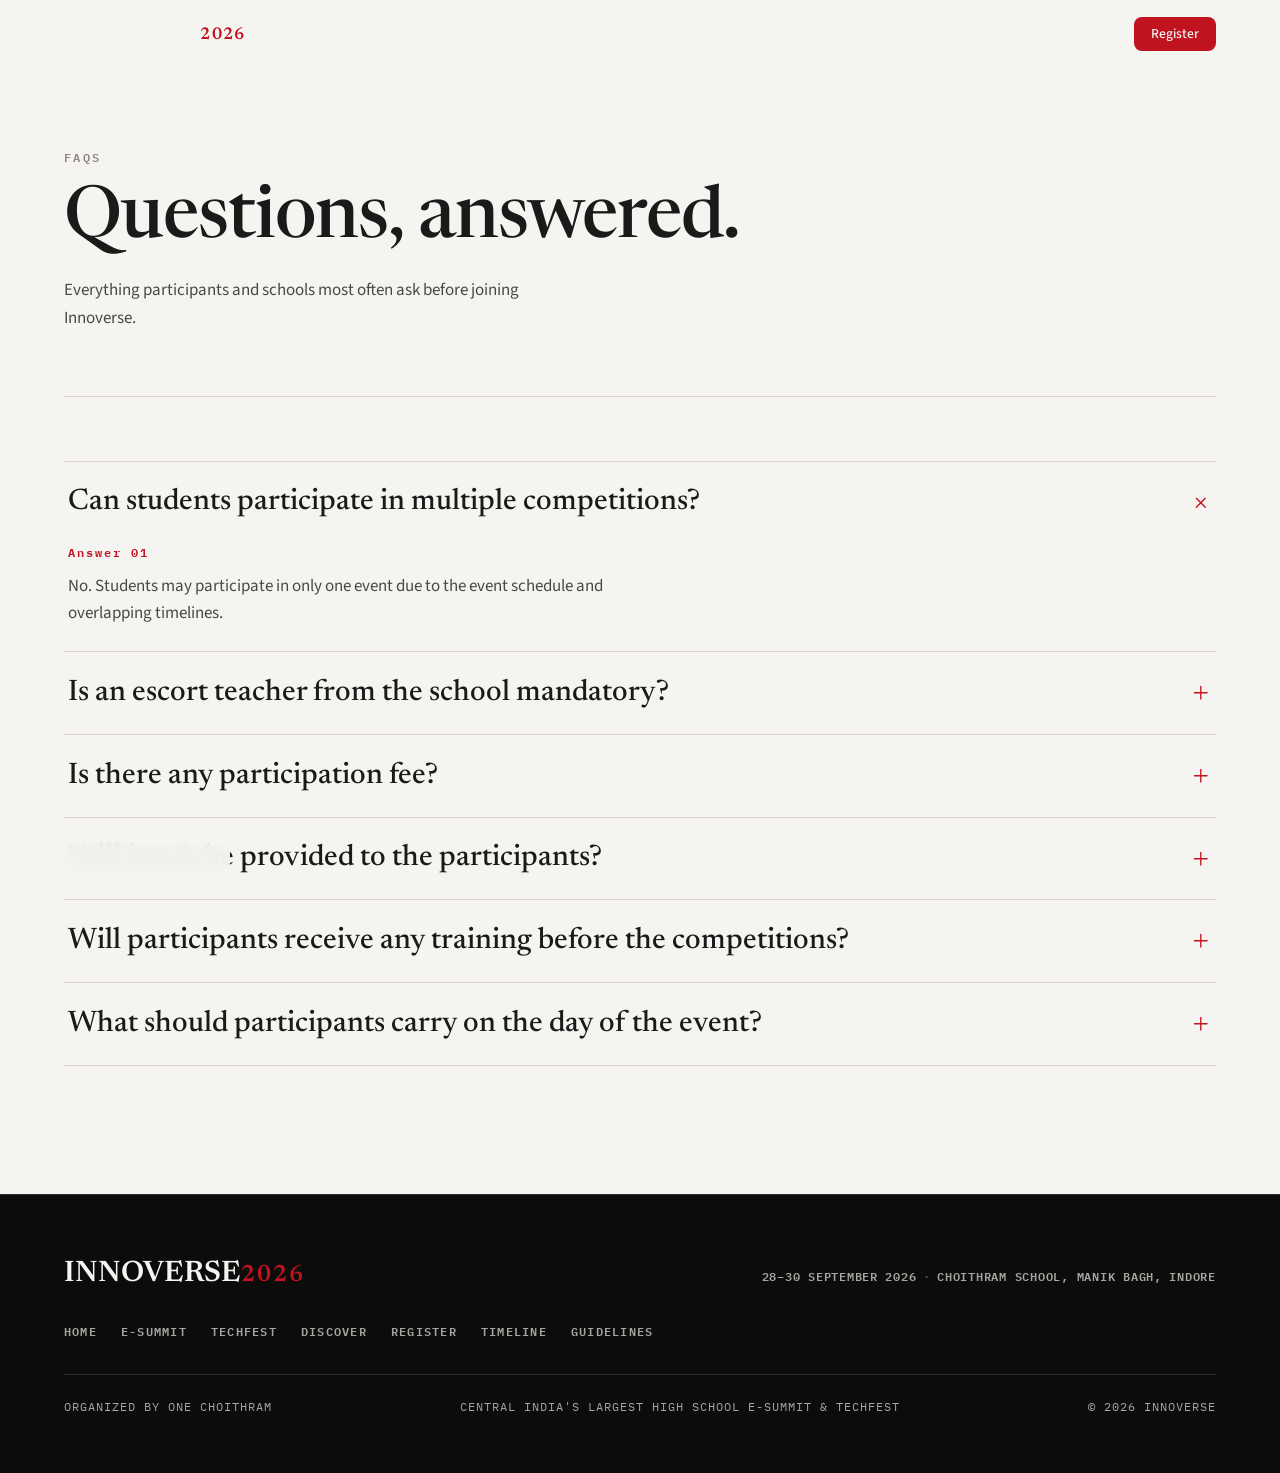
<file: faq.html>
<!DOCTYPE html>
<html lang="en">
<head>
  <meta charset="UTF-8">
  <meta name="viewport" content="width=device-width, initial-scale=1.0">
  <title>FAQs · INNOVERSE 2026</title>
  <meta name="description" content="Frequently asked questions about INNOVERSE 2026. Participation, fees, teams, training, and what to carry. 28–30 September 2026 at Choithram School, Manik Bagh, Indore.">
  <link rel="icon" href="data:image/svg+xml,%3Csvg xmlns='http://www.w3.org/2000/svg' viewBox='0 0 64 64'%3E%3Crect width='64' height='64' fill='%230B0B0B'/%3E%3Ctext x='32' y='42' font-family='Georgia,serif' font-size='30' font-weight='600' fill='%23C1121F' text-anchor='middle'%3EN%3C/text%3E%3C/svg%3E">
  <link rel="stylesheet" href="assets/css/fonts.css?v=3">
  <link rel="stylesheet" href="assets/css/main.css?v=3">
</head>
<body id="top" data-crumb="FAQS" data-crumbbox="INNOVERSE,FAQS">

  <a class="skip-link" href="#main">Skip to content</a>
  <div class="scroll-progress" id="scrollProgress" aria-hidden="true"></div>

  <header class="site-header" id="siteHeader">
    <div class="container header-inner">
      <a class="wordmark" href="index.html" aria-label="INNOVERSE 2026 · home">
        INNOVERSE<span class="wordmark-year">2026</span>
      </a>

      <nav class="site-nav" aria-label="Primary">
        <a href="index.html#about">About</a>
        <a href="esummit.html">E-Summit</a>
        <a href="techfest.html">Techfest</a>
        <a href="quiz.html">Discover</a>
        <a href="timeline.html">Timeline</a>
        <a class="btn btn-primary" href="https://forms.gle/2wMmQGNTSf1ycA4x6">Register</a>
      </nav>

      <button class="menu-toggle" id="menuToggle" aria-expanded="false" aria-controls="mobileNav" aria-label="Open menu">
        <svg class="icon-open" viewBox="0 0 24 24" fill="none" stroke="currentColor" stroke-width="1.5" stroke-linecap="round" stroke-linejoin="round" aria-hidden="true"><line x1="4" x2="20" y1="6" y2="6"/><line x1="4" x2="20" y1="12" y2="12"/><line x1="4" x2="20" y1="18" y2="18"/></svg>
        <svg class="icon-close" viewBox="0 0 24 24" fill="none" stroke="currentColor" stroke-width="1.5" stroke-linecap="round" stroke-linejoin="round" aria-hidden="true"><path d="M18 6 6 18"/><path d="m6 6 12 12"/></svg>
      </button>
    </div>

    <nav class="mobile-nav" id="mobileNav" aria-label="Contents">
      <a href="index.html"><span class="m-num">00</span> Innoverse Home</a>
      <a href="#faq"><span class="m-num">01</span> FAQs</a>
      <a href="https://forms.gle/2wMmQGNTSf1ycA4x6"><span class="m-num">→</span> Register</a>
      <a href="guidelines.html"><span class="m-num">→</span> Guidelines</a>
    </nav>
  </header>

  <main id="main">

    <section class="info-page">
      <div class="container">
        <div class="info-head" aria-labelledby="infoTitle">
          <p class="kicker" data-reveal>FAQs</p>
          <h1 class="h2" id="infoTitle" data-reveal style="--rd:.08s">Questions, answered.</h1>
          <p class="lede" data-reveal style="--rd:.16s">Everything participants and schools most often ask before joining Innoverse.</p>
        </div>

        <div class="faq-list" id="faq">
          <details class="faq-item" data-reveal open>
            <summary class="faq-q">
              Can students participate in multiple competitions?
              <svg class="q-icon" viewBox="0 0 24 24" fill="none" stroke="currentColor" stroke-width="1.5" stroke-linecap="round" stroke-linejoin="round" aria-hidden="true"><path d="M5 12h14"/><path d="M12 5v14"/></svg>
            </summary>
            <div class="faq-a">
              <p class="q-num">Answer 01</p>
              <p>No. Students may participate in only one event due to the event schedule and overlapping timelines.</p>
            </div>
          </details>

          <details class="faq-item" data-reveal>
            <summary class="faq-q">
              Is an escort teacher from the school mandatory?
              <svg class="q-icon" viewBox="0 0 24 24" fill="none" stroke="currentColor" stroke-width="1.5" stroke-linecap="round" stroke-linejoin="round" aria-hidden="true"><path d="M5 12h14"/><path d="M12 5v14"/></svg>
            </summary>
            <div class="faq-a">
              <p class="q-num">Answer 02</p>
              <p>Yes. Each participating school must be accompanied by at least one escort teacher throughout the event.</p>
            </div>
          </details>

          <details class="faq-item" data-reveal>
            <summary class="faq-q">
              Is there any participation fee?
              <svg class="q-icon" viewBox="0 0 24 24" fill="none" stroke="currentColor" stroke-width="1.5" stroke-linecap="round" stroke-linejoin="round" aria-hidden="true"><path d="M5 12h14"/><path d="M12 5v14"/></svg>
            </summary>
            <div class="faq-a">
              <p class="q-num">Answer 03</p>
              <p>No. Innoverse is completely free of cost for all participating schools.</p>
            </div>
          </details>

          <details class="faq-item" data-reveal>
            <summary class="faq-q">
              Will lunch be provided to the participants?
              <svg class="q-icon" viewBox="0 0 24 24" fill="none" stroke="currentColor" stroke-width="1.5" stroke-linecap="round" stroke-linejoin="round" aria-hidden="true"><path d="M5 12h14"/><path d="M12 5v14"/></svg>
            </summary>
            <div class="faq-a">
              <p class="q-num">Answer 04</p>
              <p>Yes. Lunch will be provided to all participants throughout the three days. Food stalls will also be available, where participants can purchase additional refreshments.</p>
            </div>
          </details>

          <details class="faq-item" data-reveal>
            <summary class="faq-q">
              Will participants receive any training before the competitions?
              <svg class="q-icon" viewBox="0 0 24 24" fill="none" stroke="currentColor" stroke-width="1.5" stroke-linecap="round" stroke-linejoin="round" aria-hidden="true"><path d="M5 12h14"/><path d="M12 5v14"/></svg>
            </summary>
            <div class="faq-a">
              <p class="q-num">Answer 05</p>
              <p>Yes. Participants will receive expert-led training and mentorship sessions to enhance their skills and prepare them for the competitions.</p>
            </div>
          </details>

          <details class="faq-item" data-reveal>
            <summary class="faq-q">
              What should participants carry on the day of the event?
              <svg class="q-icon" viewBox="0 0 24 24" fill="none" stroke="currentColor" stroke-width="1.5" stroke-linecap="round" stroke-linejoin="round" aria-hidden="true"><path d="M5 12h14"/><path d="M12 5v14"/></svg>
            </summary>
            <div class="faq-a">
              <p class="q-num">Answer 06</p>
              <p>Participants must carry their school ID card and any event-specific materials mentioned in the event guidelines.</p>
            </div>
          </details>
        </div>
      </div>
    </section>

  </main>

  <footer class="site-footer">
    <div class="container footer-inner">
      <a class="footer-wordmark" href="index.html">INNOVERSE<span class="wordmark-year">2026</span></a>
      <p class="footer-meta">28–30 September 2026<span>·</span>Choithram School, Manik Bagh, Indore</p>
      <nav class="footer-links" aria-label="Footer">
        <a href="index.html">Home</a>
        <a href="esummit.html">E-Summit</a>
        <a href="techfest.html">Techfest</a>
        <a href="quiz.html">Discover</a>
        <a href="https://forms.gle/2wMmQGNTSf1ycA4x6">Register</a>
        <a href="timeline.html">Timeline</a>
        <a href="guidelines.html">Guidelines</a>
      </nav>
      <div class="footer-legal">
        <span>Organized by One Choithram</span>
        <span>Central India's largest high school E-Summit &amp; Techfest</span>
        <span>© 2026 Innoverse</span>
      </div>
    </div>
  </footer>

  <nav class="you-are-here" id="youAreHere" aria-label="You are here"></nav>

  <script src="assets/js/main.js?v=3"></script>
</body>
</html>
</file>
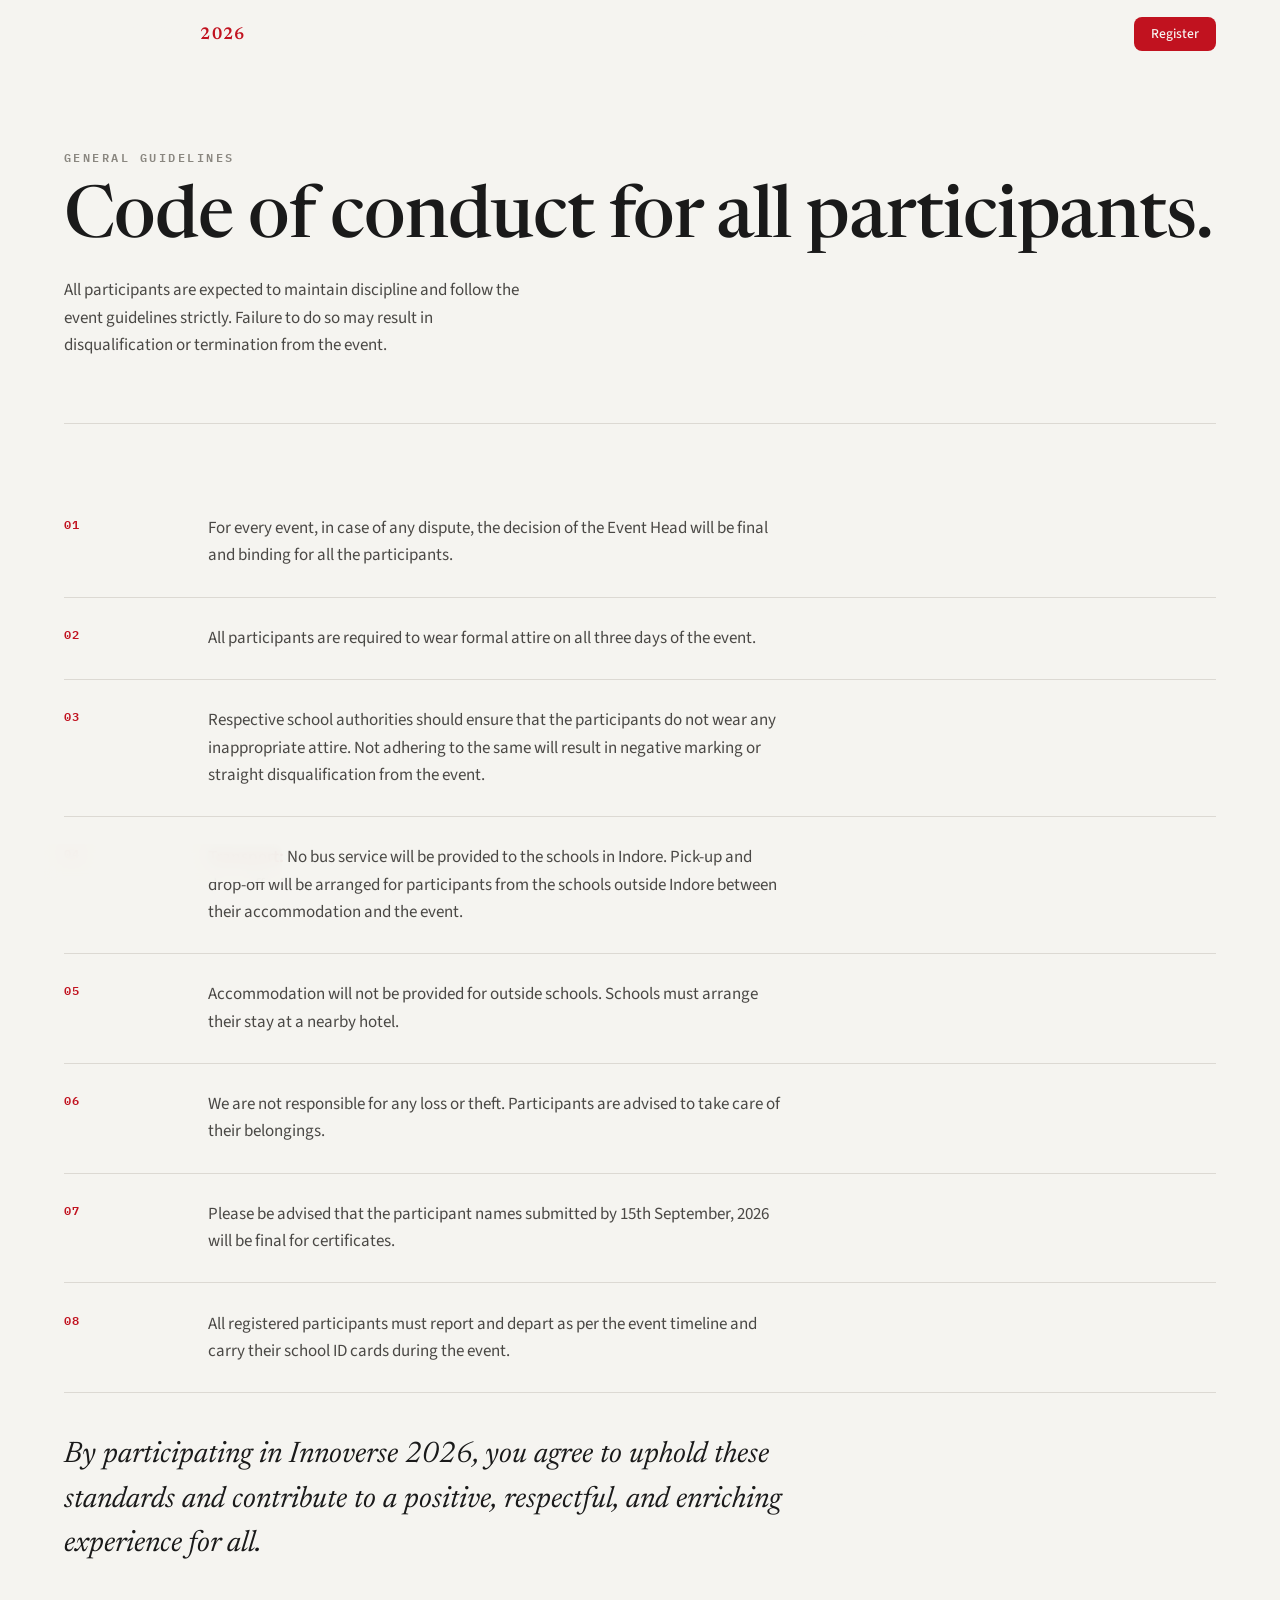
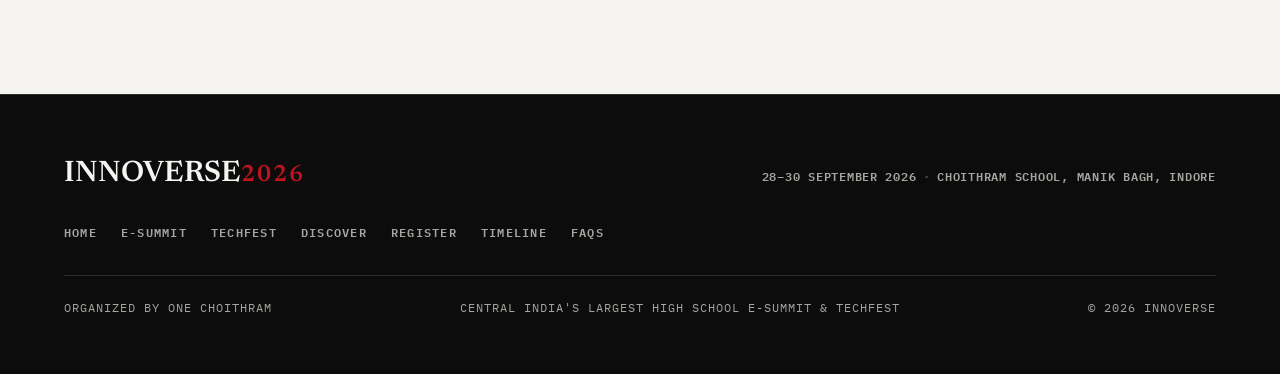
<file: guidelines.html>
<!DOCTYPE html>
<html lang="en">
<head>
  <meta charset="UTF-8">
  <meta name="viewport" content="width=device-width, initial-scale=1.0">
  <title>Guidelines · INNOVERSE 2026</title>
  <meta name="description" content="General guidelines and code of conduct for all participants of INNOVERSE 2026, 28–30 September 2026 at Choithram School, Manik Bagh, Indore.">
  <link rel="icon" href="data:image/svg+xml,%3Csvg xmlns='http://www.w3.org/2000/svg' viewBox='0 0 64 64'%3E%3Crect width='64' height='64' fill='%230B0B0B'/%3E%3Ctext x='32' y='42' font-family='Georgia,serif' font-size='30' font-weight='600' fill='%23C1121F' text-anchor='middle'%3EN%3C/text%3E%3C/svg%3E">
  <link rel="stylesheet" href="assets/css/fonts.css?v=3">
  <link rel="stylesheet" href="assets/css/main.css?v=3">
</head>
<body id="top" data-crumb="GUIDELINES" data-crumbbox="INNOVERSE,GUIDELINES">

  <a class="skip-link" href="#main">Skip to content</a>
  <div class="scroll-progress" id="scrollProgress" aria-hidden="true"></div>

  <header class="site-header" id="siteHeader">
    <div class="container header-inner">
      <a class="wordmark" href="index.html" aria-label="INNOVERSE 2026 · home">
        INNOVERSE<span class="wordmark-year">2026</span>
      </a>

      <nav class="site-nav" aria-label="Primary">
        <a href="index.html#about">About</a>
        <a href="esummit.html">E-Summit</a>
        <a href="techfest.html">Techfest</a>
        <a href="quiz.html">Discover</a>
        <a href="timeline.html">Timeline</a>
        <a class="btn btn-primary" href="https://forms.gle/2wMmQGNTSf1ycA4x6">Register</a>
      </nav>

      <button class="menu-toggle" id="menuToggle" aria-expanded="false" aria-controls="mobileNav" aria-label="Open menu">
        <svg class="icon-open" viewBox="0 0 24 24" fill="none" stroke="currentColor" stroke-width="1.5" stroke-linecap="round" stroke-linejoin="round" aria-hidden="true"><line x1="4" x2="20" y1="6" y2="6"/><line x1="4" x2="20" y1="12" y2="12"/><line x1="4" x2="20" y1="18" y2="18"/></svg>
        <svg class="icon-close" viewBox="0 0 24 24" fill="none" stroke="currentColor" stroke-width="1.5" stroke-linecap="round" stroke-linejoin="round" aria-hidden="true"><path d="M18 6 6 18"/><path d="m6 6 12 12"/></svg>
      </button>
    </div>

    <nav class="mobile-nav" id="mobileNav" aria-label="Contents">
      <a href="index.html"><span class="m-num">00</span> Innoverse Home</a>
      <a href="#guidelines"><span class="m-num">01</span> General Guidelines</a>
      <a href="https://forms.gle/2wMmQGNTSf1ycA4x6"><span class="m-num">→</span> Register</a>
      <a href="faq.html"><span class="m-num">→</span> FAQs</a>
    </nav>
  </header>

  <main id="main">

    <section class="info-page">
      <div class="container">
        <div class="info-head" id="guidelines" aria-labelledby="infoTitle">
          <p class="kicker" data-reveal>General Guidelines</p>
          <h1 class="h2" id="infoTitle" data-reveal style="--rd:.08s">Code of conduct for all participants.</h1>
          <p class="lede" data-reveal style="--rd:.16s">All participants are expected to maintain discipline and follow the event guidelines strictly. Failure to do so may result in disqualification or termination from the event.</p>
        </div>

        <ol class="rule-list">
          <li data-reveal>
            <span class="r-num">01</span>
            <p class="r-text">For every event, in case of any dispute, the decision of the Event Head will be final and binding for all the participants.</p>
          </li>
          <li data-reveal>
            <span class="r-num">02</span>
            <p class="r-text">All participants are required to wear formal attire on all three days of the event.</p>
          </li>
          <li data-reveal>
            <span class="r-num">03</span>
            <p class="r-text">Respective school authorities should ensure that the participants do not wear any inappropriate attire. Not adhering to the same will result in negative marking or straight disqualification from the event.</p>
          </li>
          <li data-reveal>
            <span class="r-num">04</span>
            <p class="r-text"><strong>Transport:</strong> No bus service will be provided to the schools in Indore. Pick-up and drop-off will be arranged for participants from the schools outside Indore between their accommodation and the event.</p>
          </li>
          <li data-reveal>
            <span class="r-num">05</span>
            <p class="r-text">Accommodation will not be provided for outside schools. Schools must arrange their stay at a nearby hotel.</p>
          </li>
          <li data-reveal>
            <span class="r-num">06</span>
            <p class="r-text">We are not responsible for any loss or theft. Participants are advised to take care of their belongings.</p>
          </li>
          <li data-reveal>
            <span class="r-num">07</span>
            <p class="r-text">Please be advised that the participant names submitted by 15th September, 2026 will be final for certificates.</p>
          </li>
          <li data-reveal>
            <span class="r-num">08</span>
            <p class="r-text">All registered participants must report and depart as per the event timeline and carry their school ID cards during the event.</p>
          </li>
        </ol>

        <p class="guidelines-close">By participating in Innoverse 2026, you agree to uphold these standards and contribute to a positive, respectful, and enriching experience for all.</p>
      </div>
    </section>

  </main>

  <footer class="site-footer">
    <div class="container footer-inner">
      <a class="footer-wordmark" href="index.html">INNOVERSE<span class="wordmark-year">2026</span></a>
      <p class="footer-meta">28–30 September 2026<span>·</span>Choithram School, Manik Bagh, Indore</p>
      <nav class="footer-links" aria-label="Footer">
        <a href="index.html">Home</a>
        <a href="esummit.html">E-Summit</a>
        <a href="techfest.html">Techfest</a>
        <a href="quiz.html">Discover</a>
        <a href="https://forms.gle/2wMmQGNTSf1ycA4x6">Register</a>
        <a href="timeline.html">Timeline</a>
        <a href="faq.html">FAQs</a>
      </nav>
      <div class="footer-legal">
        <span>Organized by One Choithram</span>
        <span>Central India's largest high school E-Summit &amp; Techfest</span>
        <span>© 2026 Innoverse</span>
      </div>
    </div>
  </footer>

  <nav class="you-are-here" id="youAreHere" aria-label="You are here"></nav>

  <script src="assets/js/main.js?v=3"></script>
</body>
</html>
</file>
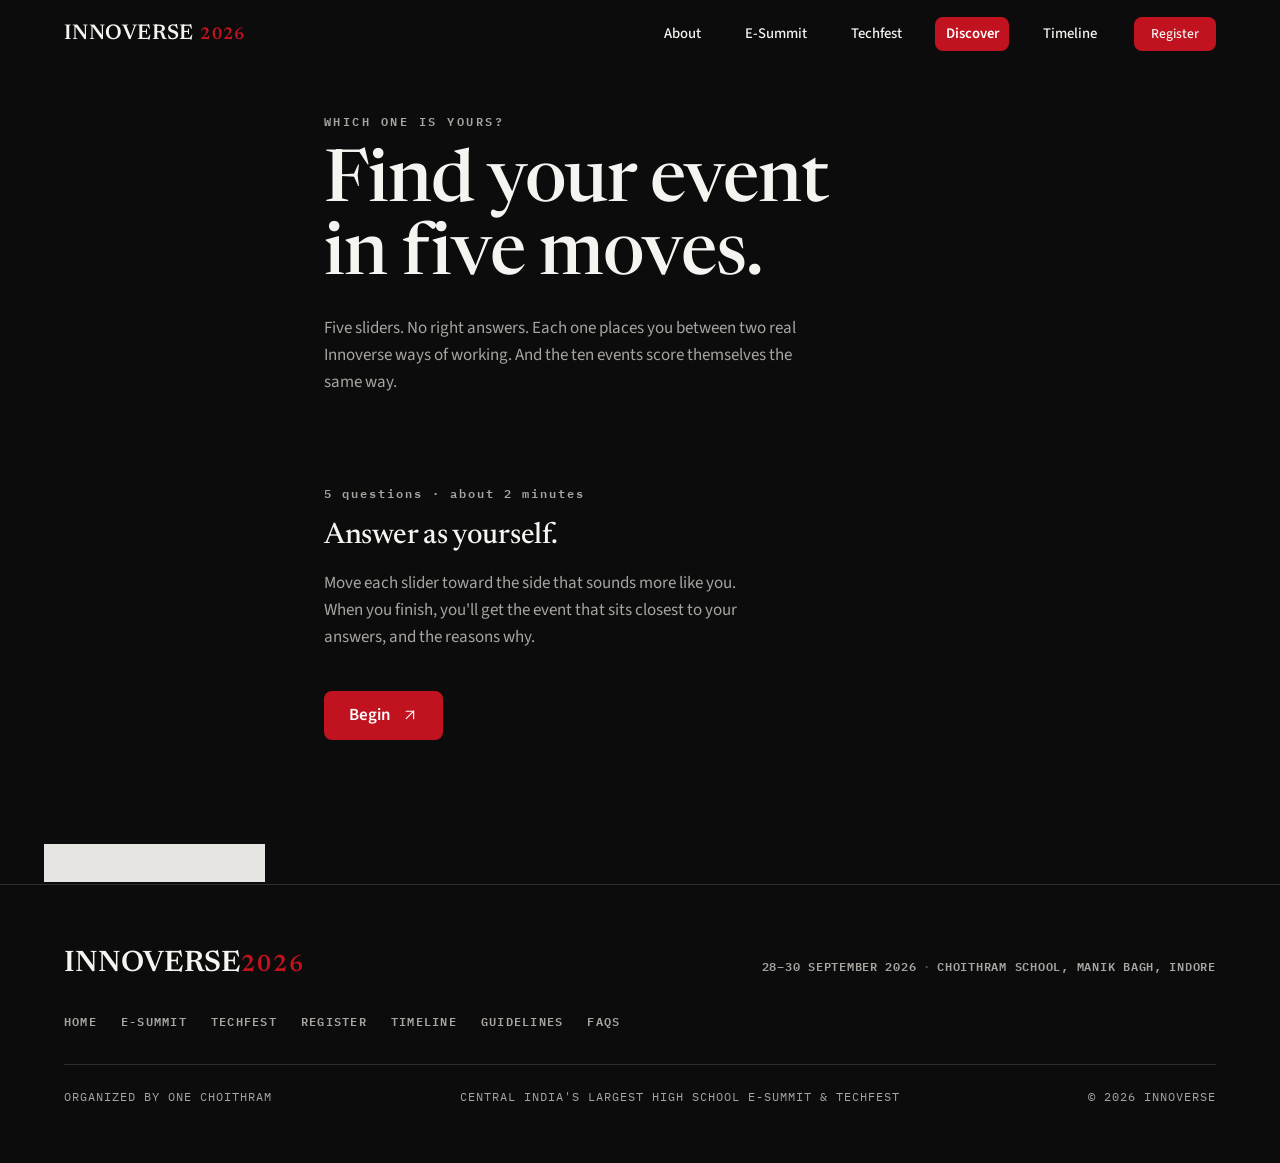
<file: quiz.html>
<!DOCTYPE html>
<html lang="en">
<head>
  <meta charset="UTF-8">
  <meta name="viewport" content="width=device-width, initial-scale=1.0">
  <title>Discover Your Event · INNOVERSE 2026</title>
  <meta name="description" content="Five questions across the real INNOVERSE 2026 events. Business or tech, build or strategize, pressure or preparation, solo or team, pitch or execute. Find which of the ten events is yours.">
  <link rel="icon" href="data:image/svg+xml,%3Csvg xmlns='http://www.w3.org/2000/svg' viewBox='0 0 64 64'%3E%3Crect width='64' height='64' fill='%230B0B0B'/%3E%3Ctext x='32' y='42' font-family='Georgia,serif' font-size='30' font-weight='600' fill='%23C1121F' text-anchor='middle'%3EN%3C/text%3E%3C/svg%3E">
  <link rel="stylesheet" href="assets/css/fonts.css?v=3">
  <link rel="stylesheet" href="assets/css/main.css?v=3">
</head>
<body id="top" data-crumb="DISCOVER" data-crumbbox="INNOVERSE,DISCOVER">

  <a class="skip-link" href="#main">Skip to content</a>
  <div class="scroll-progress" id="scrollProgress" aria-hidden="true"></div>

  <header class="site-header" id="siteHeader">
    <div class="container header-inner">
      <a class="wordmark" href="index.html" aria-label="INNOVERSE 2026 · home">
        INNOVERSE<span class="wordmark-year">2026</span>
      </a>

      <nav class="site-nav" aria-label="Primary">
        <a href="index.html#about">About</a>
        <a href="esummit.html">E-Summit</a>
        <a href="techfest.html">Techfest</a>
        <a href="quiz.html" aria-current="true">Discover</a>
        <a href="timeline.html">Timeline</a>
        <a class="btn btn-primary" href="https://forms.gle/2wMmQGNTSf1ycA4x6">Register</a>
      </nav>

      <button class="menu-toggle" id="menuToggle" aria-expanded="false" aria-controls="mobileNav" aria-label="Open menu">
        <svg class="icon-open" viewBox="0 0 24 24" fill="none" stroke="currentColor" stroke-width="1.5" stroke-linecap="round" stroke-linejoin="round" aria-hidden="true"><line x1="4" x2="20" y1="6" y2="6"/><line x1="4" x2="20" y1="12" y2="12"/><line x1="4" x2="20" y1="18" y2="18"/></svg>
        <svg class="icon-close" viewBox="0 0 24 24" fill="none" stroke="currentColor" stroke-width="1.5" stroke-linecap="round" stroke-linejoin="round" aria-hidden="true"><path d="M18 6 6 18"/><path d="m6 6 12 12"/></svg>
      </button>
    </div>

    <nav class="mobile-nav" id="mobileNav" aria-label="Contents">
      <a href="index.html"><span class="m-num">00</span> Innoverse Home</a>
      <a href="#quizIntro"><span class="m-num">01</span> The Quiz</a>
      <a href="esummit.html"><span class="m-num">↗</span> E-Summit</a>
      <a href="techfest.html"><span class="m-num">↗</span> Techfest</a>
      <a href="https://forms.gle/2wMmQGNTSf1ycA4x6"><span class="m-num">→</span> Register</a>
    </nav>
  </header>

  <main id="main" class="quiz">

    <section class="quiz-head" id="quizIntro" aria-labelledby="quizTitle">
      <p class="kicker" data-reveal>Which one is yours?</p>
      <h1 class="h2" id="quizTitle" data-reveal style="--rd:.08s">Find your event in five moves.</h1>
      <p class="lede" data-reveal style="--rd:.16s">Five sliders. No right answers. Each one places you between two real Innoverse ways of working. And the ten events score themselves the same way.</p>
    </section>

    <div class="quiz-shell" id="quizShell" aria-live="polite">

      <section class="quiz-screen quiz-intro is-active" data-screen="intro" aria-labelledby="qIntroTitle" data-reveal style="--rd:.2s">
        <p class="q-count">5 questions · about 2 minutes</p>
        <h2 class="h3" id="qIntroTitle">Answer as yourself.</h2>
        <p>Move each slider toward the side that sounds more like you. When you finish, you'll get the event that sits closest to your answers, and the reasons why.</p>
        <div class="quiz-nav">
          <button class="btn btn-primary" id="quizStart" type="button">Begin
            <svg viewBox="0 0 24 24" fill="none" stroke="currentColor" stroke-width="1.5" stroke-linecap="round" stroke-linejoin="round" aria-hidden="true"><path d="M7 17 17 7"/><path d="M7 7h10v10"/></svg>
          </button>
        </div>
      </section>

      <section class="quiz-screen" data-screen="question" aria-labelledby="qText">
        <div class="q-progress">
          <span class="q-count-n" id="qIndex">01 / 05</span>
          <span class="q-bar" aria-hidden="true"><i id="qBarFill"></i></span>
        </div>
        <p class="q-dimension" id="qDimension"></p>
        <h2 class="q-text" id="qText"></h2>
        <div class="slider-wrap">
          <div class="range-row">
            <input type="range" class="quiz-range" id="qSlider" min="-2" max="2" step="1" value="0" aria-label="Answer slider">
          </div>
          <div class="range-labels">
            <span id="qMinLabel"></span>
            <span class="rl-here" id="qMidLabel">Both equal</span>
            <span id="qMaxLabel"></span>
          </div>
          <p class="range-active" id="qActiveLabel"></p>
        </div>
        <div class="quiz-nav">
          <button class="btn btn-ghost" id="quizBack" type="button" hidden>
            <svg viewBox="0 0 24 24" fill="none" stroke="currentColor" stroke-width="1.5" stroke-linecap="round" stroke-linejoin="round" aria-hidden="true"><path d="M19 12H5"/><path d="m12 19-7-7 7-7"/></svg>
            Back
          </button>
          <button class="btn btn-primary" id="quizNext" type="button">Next
            <svg viewBox="0 0 24 24" fill="none" stroke="currentColor" stroke-width="1.5" stroke-linecap="round" stroke-linejoin="round" aria-hidden="true"><path d="M5 12h14"/><path d="m12 5 7 7-7 7"/></svg>
          </button>
        </div>
      </section>

      <section class="quiz-screen quiz-reveal" data-screen="reveal" aria-labelledby="rName">
        <p class="r-eyebrow" id="rEyebrow">05 / 05 · You've made your choice.</p>
        <h2 class="r-name" id="rName"></h2>
        <p class="r-why" id="rWhy"></p>
        <div class="r-meta" id="rMeta"></div>
        <p class="r-desc" id="rDesc"></p>
        <div class="r-actions">
          <a class="btn btn-solid" id="rExplore" href="#">Explore event
            <svg viewBox="0 0 24 24" fill="none" stroke="currentColor" stroke-width="1.5" stroke-linecap="round" stroke-linejoin="round" aria-hidden="true"><path d="M7 17 17 7"/><path d="M7 7h10v10"/></svg>
          </a>
          <a class="btn btn-primary" id="rRegister" href="https://forms.gle/2wMmQGNTSf1ycA4x6">Register for this event</a>
          <button class="r-restart" id="quizRestart" type="button">Restart the quiz</button>
        </div>
      </section>

    </div>

  </main>

  <footer class="site-footer">
    <div class="container footer-inner">
      <a class="footer-wordmark" href="index.html">INNOVERSE<span class="wordmark-year">2026</span></a>
      <p class="footer-meta">28–30 September 2026<span>·</span>Choithram School, Manik Bagh, Indore</p>
      <nav class="footer-links" aria-label="Footer">
        <a href="index.html">Home</a>
        <a href="esummit.html">E-Summit</a>
        <a href="techfest.html">Techfest</a>
        <a href="https://forms.gle/2wMmQGNTSf1ycA4x6">Register</a>
        <a href="timeline.html">Timeline</a>
        <a href="guidelines.html">Guidelines</a>
        <a href="faq.html">FAQs</a>
      </nav>
      <div class="footer-legal">
        <span>Organized by One Choithram</span>
        <span>Central India's largest high school E-Summit &amp; Techfest</span>
        <span>© 2026 Innoverse</span>
      </div>
    </div>
  </footer>

  <nav class="you-are-here" id="youAreHere" aria-label="You are here"></nav>

  <script src="assets/js/main.js?v=3"></script>
  <script src="assets/js/quiz.js?v=3"></script>
</body>
</html>
</file>
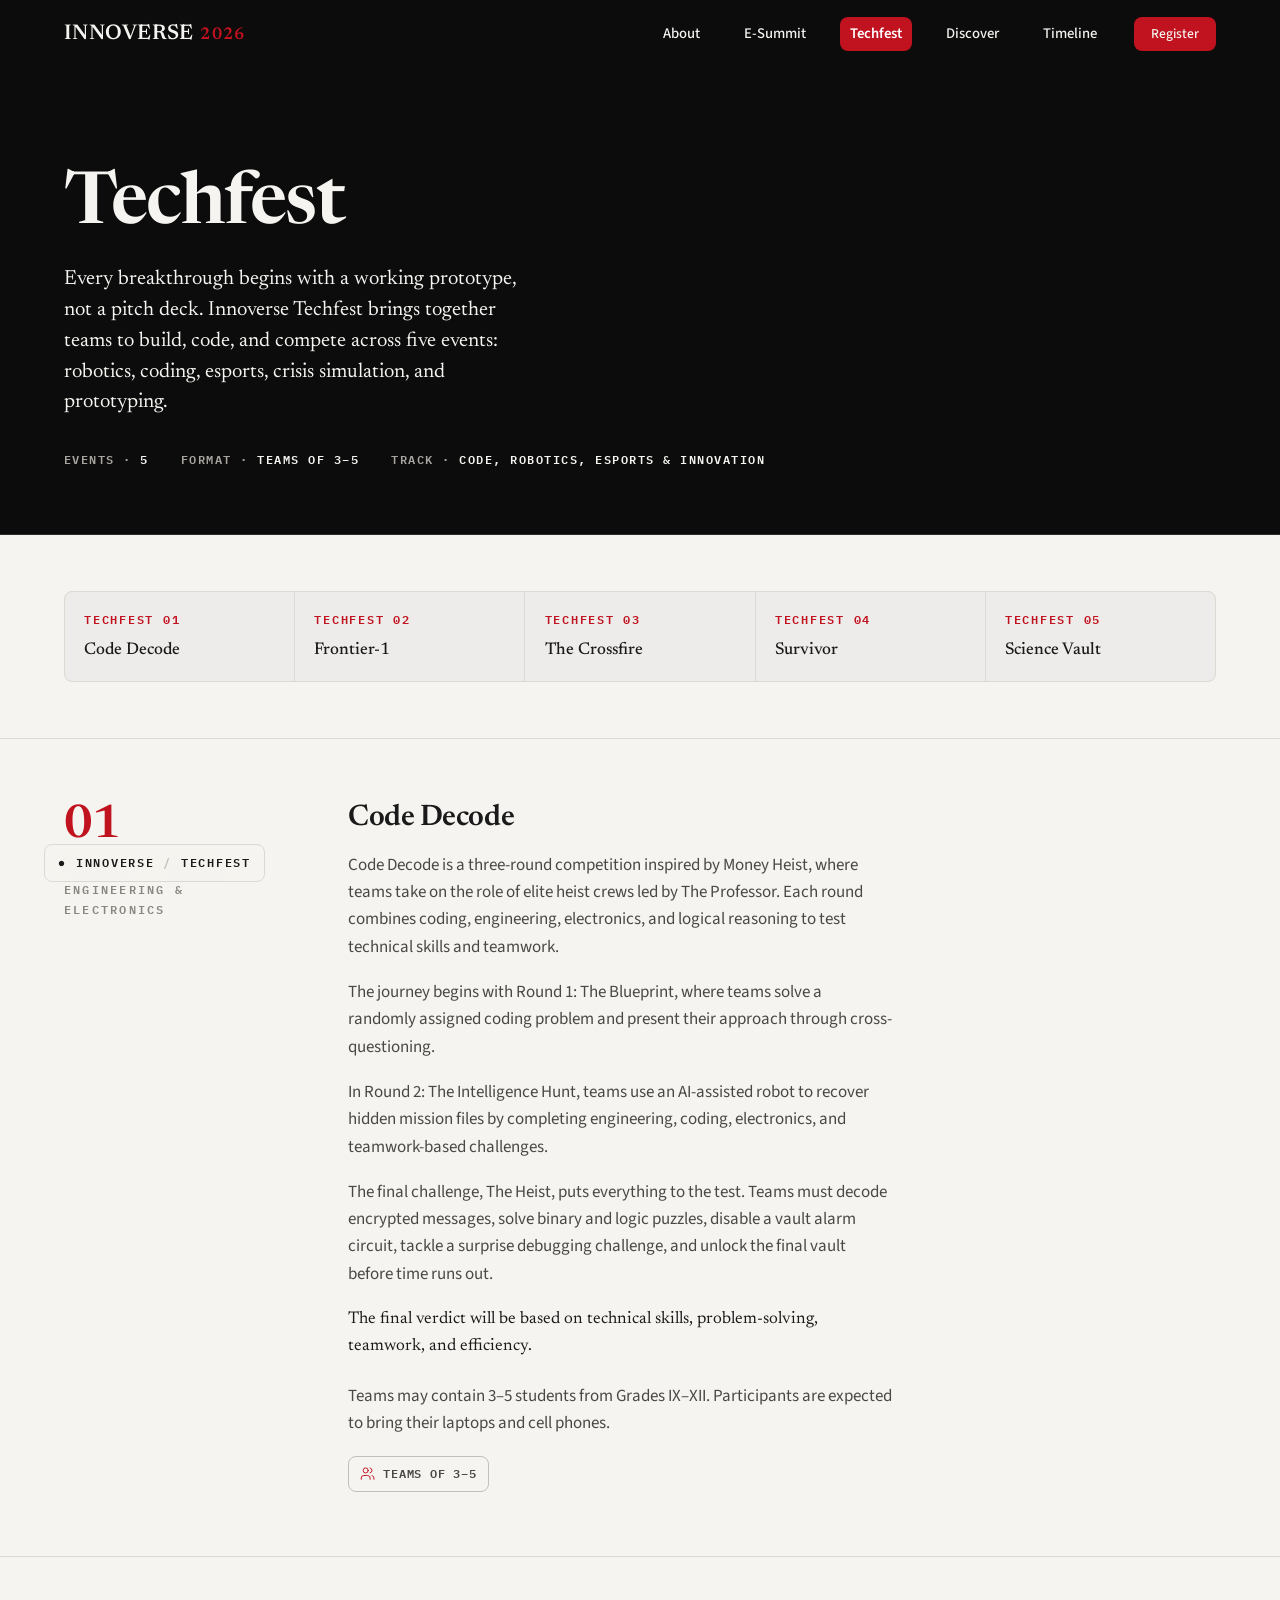
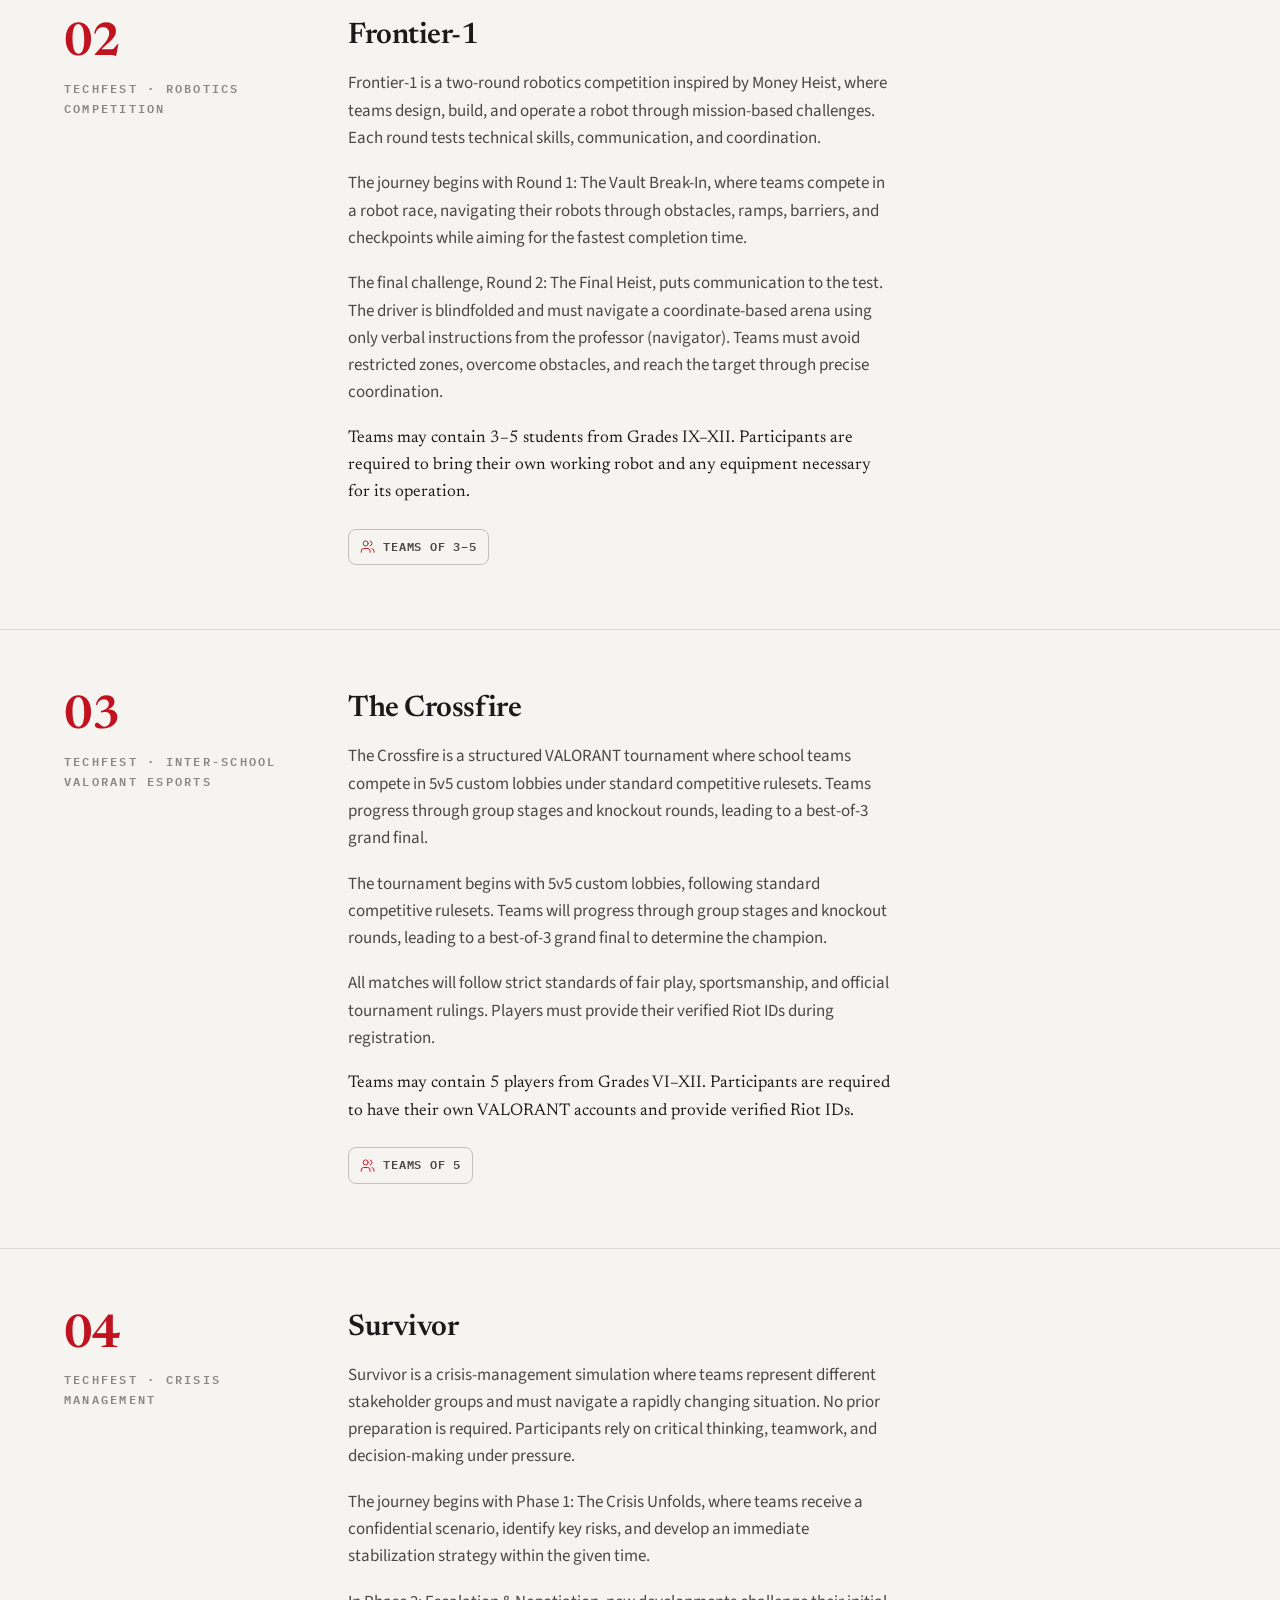
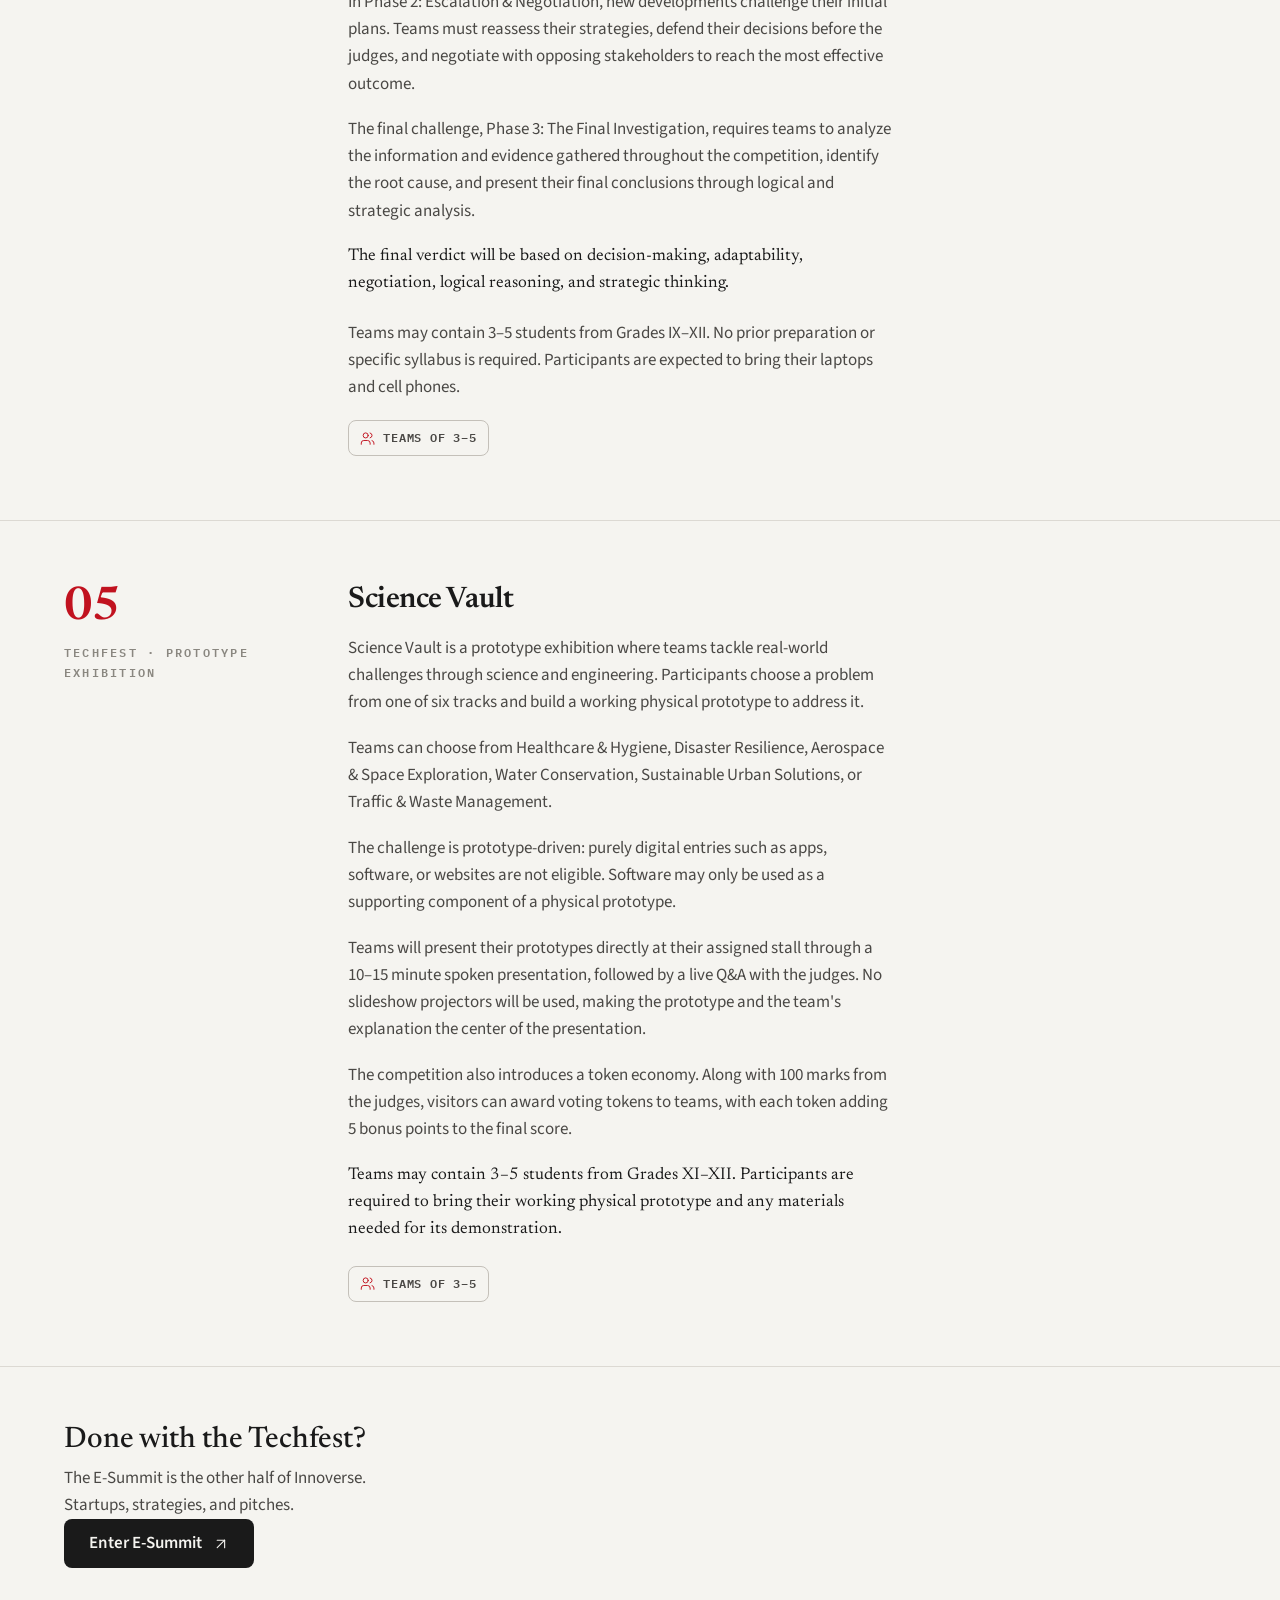
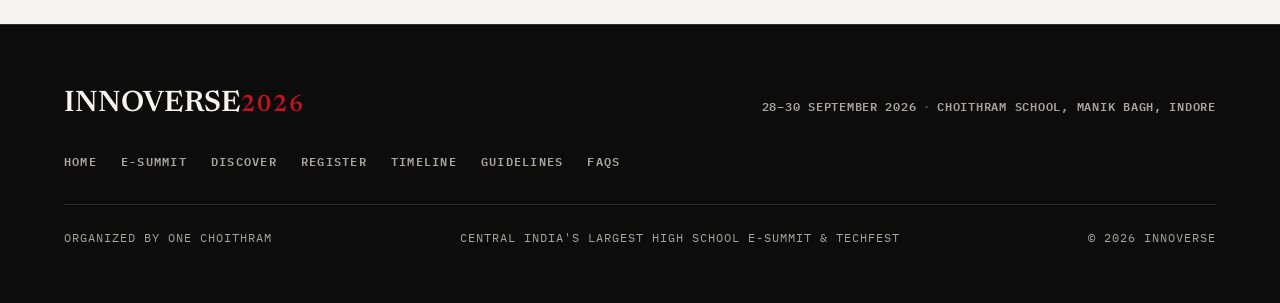
<file: techfest.html>
<!DOCTYPE html>
<html lang="en">
<head>
  <meta charset="UTF-8">
  <meta name="viewport" content="width=device-width, initial-scale=1.0">
  <title>Techfest · INNOVERSE 2026</title>
  <meta name="description" content="The Techfest world of INNOVERSE 2026: Code Decode, Frontier-1, The Crossfire, Survivor, and Science Vault. Coding, robotics, esports, crisis management, and prototyping at Choithram School, Manik Bagh, Indore, 28–30 September 2026.">
  <link rel="icon" href="data:image/svg+xml,%3Csvg xmlns='http://www.w3.org/2000/svg' viewBox='0 0 64 64'%3E%3Crect width='64' height='64' fill='%230B0B0B'/%3E%3Ctext x='32' y='42' font-family='Georgia,serif' font-size='30' font-weight='600' fill='%23C1121F' text-anchor='middle'%3EN%3C/text%3E%3C/svg%3E">
  <link rel="stylesheet" href="assets/css/fonts.css?v=3">
  <link rel="stylesheet" href="assets/css/main.css?v=3">
</head>
<body id="top" data-crumb="TECHFEST" data-crumbbox="INNOVERSE,TECHFEST">

  <a class="skip-link" href="#main">Skip to content</a>
  <div class="scroll-progress" id="scrollProgress" aria-hidden="true"></div>

  <header class="site-header" id="siteHeader">
    <div class="container header-inner">
      <a class="wordmark" href="index.html" aria-label="INNOVERSE 2026 · home">
        INNOVERSE<span class="wordmark-year">2026</span>
      </a>

      <nav class="site-nav" aria-label="Primary">
        <a href="index.html#about">About</a>
        <a href="esummit.html">E-Summit</a>
        <a href="techfest.html" aria-current="true">Techfest</a>
        <a href="quiz.html">Discover</a>
        <a href="timeline.html">Timeline</a>
        <a class="btn btn-primary" href="https://forms.gle/2wMmQGNTSf1ycA4x6">Register</a>
      </nav>

      <button class="menu-toggle" id="menuToggle" aria-expanded="false" aria-controls="mobileNav" aria-label="Open menu">
        <svg class="icon-open" viewBox="0 0 24 24" fill="none" stroke="currentColor" stroke-width="1.5" stroke-linecap="round" stroke-linejoin="round" aria-hidden="true"><line x1="4" x2="20" y1="6" y2="6"/><line x1="4" x2="20" y1="12" y2="12"/><line x1="4" x2="20" y1="18" y2="18"/></svg>
        <svg class="icon-close" viewBox="0 0 24 24" fill="none" stroke="currentColor" stroke-width="1.5" stroke-linecap="round" stroke-linejoin="round" aria-hidden="true"><path d="M18 6 6 18"/><path d="m6 6 12 12"/></svg>
      </button>
    </div>

    <nav class="mobile-nav" id="mobileNav" aria-label="Contents">
      <a href="index.html"><span class="m-num">00</span> Innoverse Home</a>
      <a href="#code-decode"><span class="m-num">01</span> Code Decode</a>
      <a href="#frontier-1"><span class="m-num">02</span> Frontier-1</a>
      <a href="#crossfire"><span class="m-num">03</span> The Crossfire</a>
      <a href="#survivor"><span class="m-num">04</span> Survivor</a>
      <a href="#science-vault"><span class="m-num">05</span> Science Vault</a>
      <a href="esummit.html"><span class="m-num">↗</span> Enter E-Summit</a>
      <a href="https://forms.gle/2wMmQGNTSf1ycA4x6"><span class="m-num">→</span> Register</a>
    </nav>
  </header>

  <main id="main">

    <section class="world-hero" aria-labelledby="worldTitle">
      <div class="container">
        <h1 class="world-title" id="worldTitle" data-reveal style="--rd:.08s">Techfest</h1>
        <p class="world-lede" data-reveal style="--rd:.16s">Every breakthrough begins with a working prototype, not a pitch deck. Innoverse Techfest brings together teams to build, code, and compete across five events: robotics, coding, esports, crisis simulation, and prototyping.</p>
        <div class="world-meta" data-reveal style="--rd:.24s">
          <span>Events · <b>5</b></span>
          <span>Format · <b>Teams of 3–5</b></span>
          <span>Track · <b>Code, Robotics, Esports &amp; Innovation</b></span>
        </div>
      </div>
    </section>

    <nav class="world-index" aria-label="Techfest events">
      <div class="container">
        <ol>
          <li><a href="#code-decode"><span class="wi-num">Techfest 01</span><span class="wi-name">Code Decode</span></a></li>
          <li><a href="#frontier-1"><span class="wi-num">Techfest 02</span><span class="wi-name">Frontier-1</span></a></li>
          <li><a href="#crossfire"><span class="wi-num">Techfest 03</span><span class="wi-name">The Crossfire</span></a></li>
          <li><a href="#survivor"><span class="wi-num">Techfest 04</span><span class="wi-name">Survivor</span></a></li>
          <li><a href="#science-vault"><span class="wi-num">Techfest 05</span><span class="wi-name">Science Vault</span></a></li>
        </ol>
      </div>
    </nav>

    <article class="event-detail" id="code-decode" aria-labelledby="cdTitle" data-reveal>
      <div class="container ed-grid">
        <div class="ed-side">
          <p class="ed-num">01</p>
          <p class="ed-cat">Techfest · Coding, Engineering &amp; Electronics</p>
        </div>
        <div class="ed-main">
          <h3 class="ed-name" id="cdTitle">Code Decode</h3>
          <p>Code Decode is a three-round competition inspired by Money Heist, where teams take on the role of elite heist crews led by The Professor. Each round combines coding, engineering, electronics, and logical reasoning to test technical skills and teamwork.</p>
          <p>The journey begins with Round 1: The Blueprint, where teams solve a randomly assigned coding problem and present their approach through cross-questioning.</p>
          <p>In Round 2: The Intelligence Hunt, teams use an AI-assisted robot to recover hidden mission files by completing engineering, coding, electronics, and teamwork-based challenges.</p>
          <p>The final challenge, The Heist, puts everything to the test. Teams must decode encrypted messages, solve binary and logic puzzles, disable a vault alarm circuit, tackle a surprise debugging challenge, and unlock the final vault before time runs out.</p>
          <p class="outcome">The final verdict will be based on technical skills, problem-solving, teamwork, and efficiency.</p>
          <p>Teams may contain 3–5 students from Grades IX–XII. Participants are expected to bring their laptops and cell phones.</p>
          <span class="team-tag">
            <svg viewBox="0 0 24 24" fill="none" stroke="currentColor" stroke-width="1.5" stroke-linecap="round" stroke-linejoin="round" aria-hidden="true"><path d="M16 21v-2a4 4 0 0 0-4-4H6a4 4 0 0 0-4 4v2"/><circle cx="9" cy="7" r="4"/><path d="M22 21v-2a4 4 0 0 0-3-3.87"/><path d="M16 3.13a4 4 0 0 1 0 7.75"/></svg>
            Teams of 3–5
          </span>
        </div>
      </div>
    </article>

    <article class="event-detail" id="frontier-1" aria-labelledby="f1Title" data-reveal>
      <div class="container ed-grid">
        <div class="ed-side">
          <p class="ed-num">02</p>
          <p class="ed-cat">Techfest · Robotics Competition</p>
        </div>
        <div class="ed-main">
          <h3 class="ed-name" id="f1Title">Frontier-1</h3>
          <p>Frontier-1 is a two-round robotics competition inspired by Money Heist, where teams design, build, and operate a robot through mission-based challenges. Each round tests technical skills, communication, and coordination.</p>
          <p>The journey begins with Round 1: The Vault Break-In, where teams compete in a robot race, navigating their robots through obstacles, ramps, barriers, and checkpoints while aiming for the fastest completion time.</p>
          <p>The final challenge, Round 2: The Final Heist, puts communication to the test. The driver is blindfolded and must navigate a coordinate-based arena using only verbal instructions from the professor (navigator). Teams must avoid restricted zones, overcome obstacles, and reach the target through precise coordination.</p>
          <p class="outcome">Teams may contain 3–5 students from Grades IX–XII. Participants are required to bring their own working robot and any equipment necessary for its operation.</p>
          <span class="team-tag">
            <svg viewBox="0 0 24 24" fill="none" stroke="currentColor" stroke-width="1.5" stroke-linecap="round" stroke-linejoin="round" aria-hidden="true"><path d="M16 21v-2a4 4 0 0 0-4-4H6a4 4 0 0 0-4 4v2"/><circle cx="9" cy="7" r="4"/><path d="M22 21v-2a4 4 0 0 0-3-3.87"/><path d="M16 3.13a4 4 0 0 1 0 7.75"/></svg>
            Teams of 3–5
          </span>
        </div>
      </div>
    </article>

    <article class="event-detail" id="crossfire" aria-labelledby="cfTitle" data-reveal>
      <div class="container ed-grid">
        <div class="ed-side">
          <p class="ed-num">03</p>
          <p class="ed-cat">Techfest · Inter-School VALORANT Esports</p>
        </div>
        <div class="ed-main">
          <h3 class="ed-name" id="cfTitle">The Crossfire</h3>
          <p>The Crossfire is a structured VALORANT tournament where school teams compete in 5v5 custom lobbies under standard competitive rulesets. Teams progress through group stages and knockout rounds, leading to a best-of-3 grand final.</p>
          <p>The tournament begins with 5v5 custom lobbies, following standard competitive rulesets. Teams will progress through group stages and knockout rounds, leading to a best-of-3 grand final to determine the champion.</p>
          <p>All matches will follow strict standards of fair play, sportsmanship, and official tournament rulings. Players must provide their verified Riot IDs during registration.</p>
          <p class="outcome">Teams may contain 5 players from Grades VI–XII. Participants are required to have their own VALORANT accounts and provide verified Riot IDs.</p>
          <span class="team-tag">
            <svg viewBox="0 0 24 24" fill="none" stroke="currentColor" stroke-width="1.5" stroke-linecap="round" stroke-linejoin="round" aria-hidden="true"><path d="M16 21v-2a4 4 0 0 0-4-4H6a4 4 0 0 0-4 4v2"/><circle cx="9" cy="7" r="4"/><path d="M22 21v-2a4 4 0 0 0-3-3.87"/><path d="M16 3.13a4 4 0 0 1 0 7.75"/></svg>
            Teams of 5
          </span>
        </div>
      </div>
    </article>

    <article class="event-detail" id="survivor" aria-labelledby="svTitle" data-reveal>
      <div class="container ed-grid">
        <div class="ed-side">
          <p class="ed-num">04</p>
          <p class="ed-cat">Techfest · Crisis Management</p>
        </div>
        <div class="ed-main">
          <h3 class="ed-name" id="svTitle">Survivor</h3>
          <p>Survivor is a crisis-management simulation where teams represent different stakeholder groups and must navigate a rapidly changing situation. No prior preparation is required. Participants rely on critical thinking, teamwork, and decision-making under pressure.</p>
          <p>The journey begins with Phase 1: The Crisis Unfolds, where teams receive a confidential scenario, identify key risks, and develop an immediate stabilization strategy within the given time.</p>
          <p>In Phase 2: Escalation &amp; Negotiation, new developments challenge their initial plans. Teams must reassess their strategies, defend their decisions before the judges, and negotiate with opposing stakeholders to reach the most effective outcome.</p>
          <p>The final challenge, Phase 3: The Final Investigation, requires teams to analyze the information and evidence gathered throughout the competition, identify the root cause, and present their final conclusions through logical and strategic analysis.</p>
          <p class="outcome">The final verdict will be based on decision-making, adaptability, negotiation, logical reasoning, and strategic thinking.</p>
          <p>Teams may contain 3–5 students from Grades IX–XII. No prior preparation or specific syllabus is required. Participants are expected to bring their laptops and cell phones.</p>
          <span class="team-tag">
            <svg viewBox="0 0 24 24" fill="none" stroke="currentColor" stroke-width="1.5" stroke-linecap="round" stroke-linejoin="round" aria-hidden="true"><path d="M16 21v-2a4 4 0 0 0-4-4H6a4 4 0 0 0-4 4v2"/><circle cx="9" cy="7" r="4"/><path d="M22 21v-2a4 4 0 0 0-3-3.87"/><path d="M16 3.13a4 4 0 0 1 0 7.75"/></svg>
            Teams of 3–5
          </span>
        </div>
      </div>
    </article>

    <article class="event-detail" id="science-vault" aria-labelledby="scTitle" data-reveal>
      <div class="container ed-grid">
        <div class="ed-side">
          <p class="ed-num">05</p>
          <p class="ed-cat">Techfest · Prototype Exhibition</p>
        </div>
        <div class="ed-main">
          <h3 class="ed-name" id="scTitle">Science Vault</h3>
          <p>Science Vault is a prototype exhibition where teams tackle real-world challenges through science and engineering. Participants choose a problem from one of six tracks and build a working physical prototype to address it.</p>
          <p>Teams can choose from Healthcare &amp; Hygiene, Disaster Resilience, Aerospace &amp; Space Exploration, Water Conservation, Sustainable Urban Solutions, or Traffic &amp; Waste Management.</p>
          <p>The challenge is prototype-driven: purely digital entries such as apps, software, or websites are not eligible. Software may only be used as a supporting component of a physical prototype.</p>
          <p>Teams will present their prototypes directly at their assigned stall through a 10–15 minute spoken presentation, followed by a live Q&amp;A with the judges. No slideshow projectors will be used, making the prototype and the team's explanation the center of the presentation.</p>
          <p>The competition also introduces a token economy. Along with 100 marks from the judges, visitors can award voting tokens to teams, with each token adding 5 bonus points to the final score.</p>
          <p class="outcome">Teams may contain 3–5 students from Grades XI–XII. Participants are required to bring their working physical prototype and any materials needed for its demonstration.</p>
          <span class="team-tag">
            <svg viewBox="0 0 24 24" fill="none" stroke="currentColor" stroke-width="1.5" stroke-linecap="round" stroke-linejoin="round" aria-hidden="true"><path d="M16 21v-2a4 4 0 0 0-4-4H6a4 4 0 0 0-4 4v2"/><circle cx="9" cy="7" r="4"/><path d="M22 21v-2a4 4 0 0 0-3-3.87"/><path d="M16 3.13a4 4 0 0 1 0 7.75"/></svg>
            Teams of 3–5
          </span>
        </div>
      </div>
    </article>

    <section class="world-out" aria-label="Previous world">
      <div class="container">
        <div class="wo-text">
          <p>Done with the Techfest?</p>
          <p>The E-Summit is the other half of Innoverse. Startups, strategies, and pitches.</p>
        </div>
        <a class="btn btn-solid" href="esummit.html">Enter E-Summit
          <svg viewBox="0 0 24 24" fill="none" stroke="currentColor" stroke-width="1.5" stroke-linecap="round" stroke-linejoin="round" aria-hidden="true"><path d="M7 17 17 7"/><path d="M7 7h10v10"/></svg>
        </a>
      </div>
    </section>

  </main>

  <footer class="site-footer">
    <div class="container footer-inner">
      <a class="footer-wordmark" href="index.html">INNOVERSE<span class="wordmark-year">2026</span></a>
      <p class="footer-meta">28–30 September 2026<span>·</span>Choithram School, Manik Bagh, Indore</p>
      <nav class="footer-links" aria-label="Footer">
        <a href="index.html">Home</a>
        <a href="esummit.html">E-Summit</a>
        <a href="quiz.html">Discover</a>
        <a href="https://forms.gle/2wMmQGNTSf1ycA4x6">Register</a>
        <a href="timeline.html">Timeline</a>
        <a href="guidelines.html">Guidelines</a>
        <a href="faq.html">FAQs</a>
      </nav>
      <div class="footer-legal">
        <span>Organized by One Choithram</span>
        <span>Central India's largest high school E-Summit &amp; Techfest</span>
        <span>© 2026 Innoverse</span>
      </div>
    </div>
  </footer>

  <nav class="you-are-here" id="youAreHere" aria-label="You are here"></nav>

  <script src="assets/js/main.js?v=3"></script>
</body>
</html>
</file>
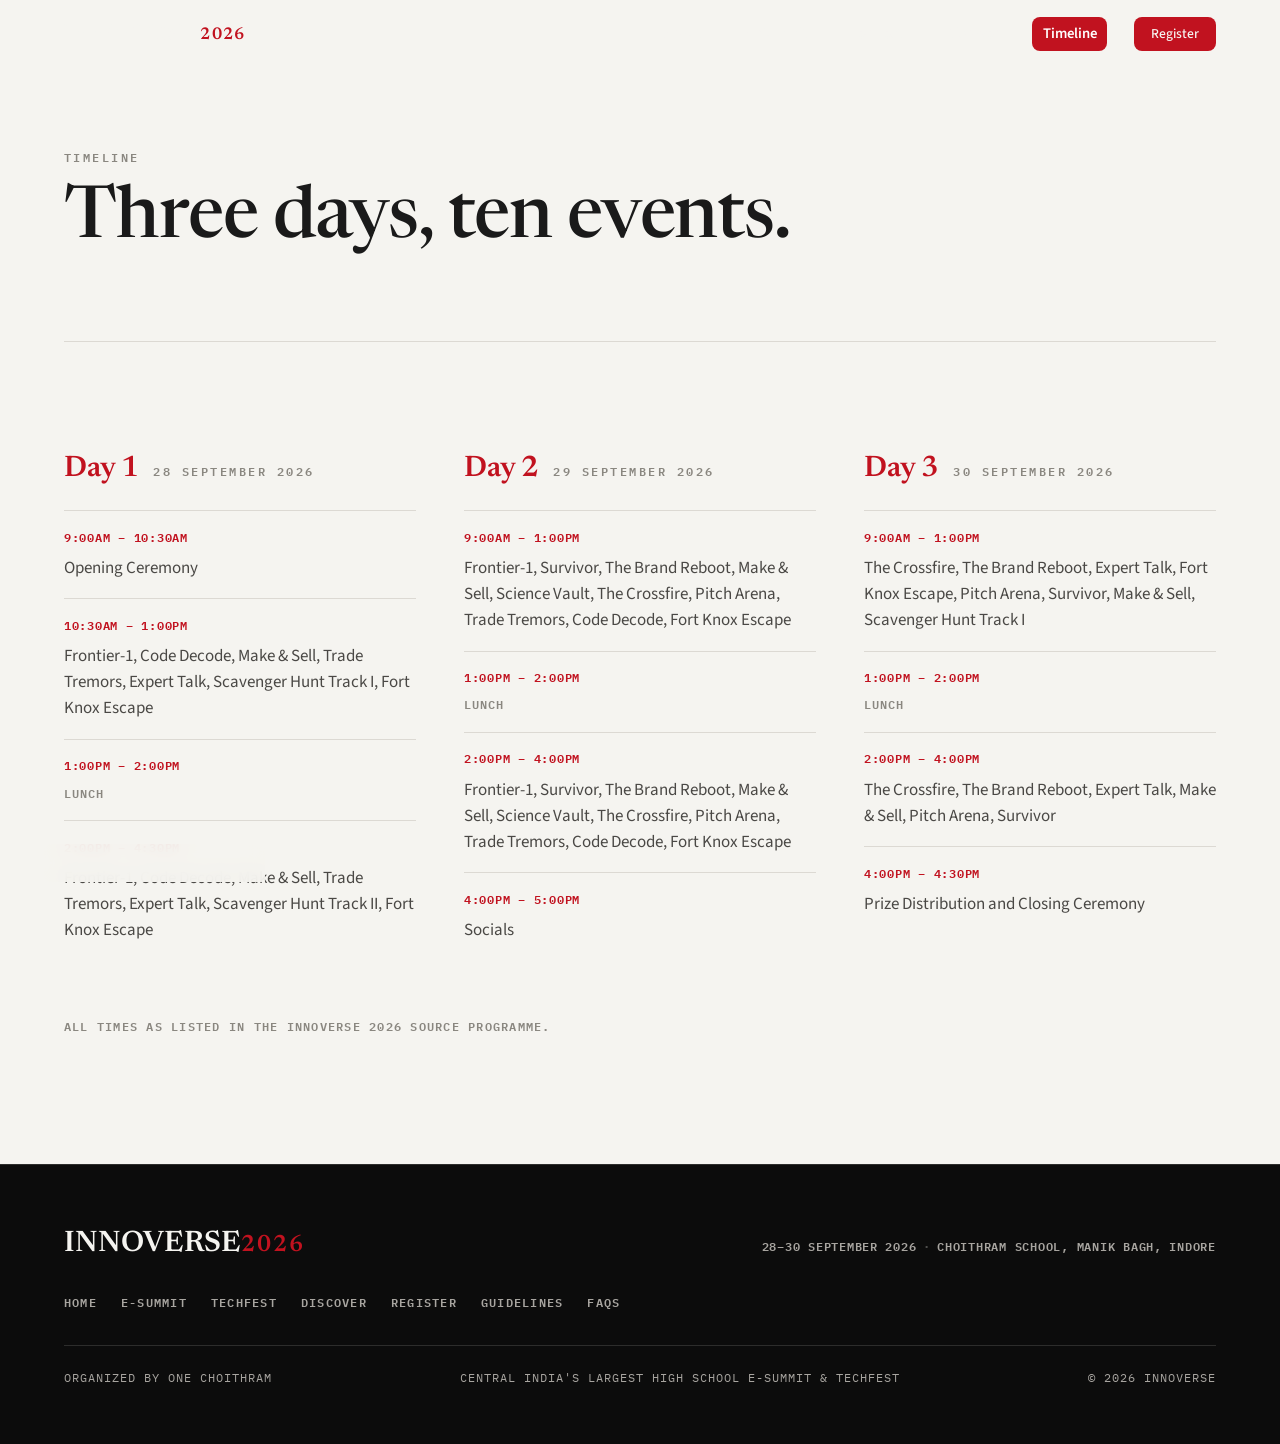
<file: timeline.html>
<!DOCTYPE html>
<html lang="en">
<head>
  <meta charset="UTF-8">
  <meta name="viewport" content="width=device-width, initial-scale=1.0">
  <title>Timeline · INNOVERSE 2026</title>
  <meta name="description" content="The three-day programme of INNOVERSE 2026, 28–30 September 2026 at Choithram School, Manik Bagh, Indore.">
  <link rel="icon" href="data:image/svg+xml,%3Csvg xmlns='http://www.w3.org/2000/svg' viewBox='0 0 64 64'%3E%3Crect width='64' height='64' fill='%230B0B0B'/%3E%3Ctext x='32' y='42' font-family='Georgia,serif' font-size='30' font-weight='600' fill='%23C1121F' text-anchor='middle'%3EN%3C/text%3E%3C/svg%3E">
  <link rel="stylesheet" href="assets/css/fonts.css?v=3">
  <link rel="stylesheet" href="assets/css/main.css?v=3">
</head>
<body id="top" data-crumb="TIMELINE" data-crumbbox="INNOVERSE,TIMELINE">

  <a class="skip-link" href="#main">Skip to content</a>
  <div class="scroll-progress" id="scrollProgress" aria-hidden="true"></div>

  <header class="site-header" id="siteHeader">
    <div class="container header-inner">
      <a class="wordmark" href="index.html" aria-label="INNOVERSE 2026 · home">
        INNOVERSE<span class="wordmark-year">2026</span>
      </a>

      <nav class="site-nav" aria-label="Primary">
        <a href="index.html#about">About</a>
        <a href="esummit.html">E-Summit</a>
        <a href="techfest.html">Techfest</a>
        <a href="quiz.html">Discover</a>
        <a href="timeline.html" aria-current="true">Timeline</a>
        <a class="btn btn-primary" href="https://forms.gle/2wMmQGNTSf1ycA4x6">Register</a>
      </nav>

      <button class="menu-toggle" id="menuToggle" aria-expanded="false" aria-controls="mobileNav" aria-label="Open menu">
        <svg class="icon-open" viewBox="0 0 24 24" fill="none" stroke="currentColor" stroke-width="1.5" stroke-linecap="round" stroke-linejoin="round" aria-hidden="true"><line x1="4" x2="20" y1="6" y2="6"/><line x1="4" x2="20" y1="12" y2="12"/><line x1="4" x2="20" y1="18" y2="18"/></svg>
        <svg class="icon-close" viewBox="0 0 24 24" fill="none" stroke="currentColor" stroke-width="1.5" stroke-linecap="round" stroke-linejoin="round" aria-hidden="true"><path d="M18 6 6 18"/><path d="m6 6 12 12"/></svg>
      </button>
    </div>

    <nav class="mobile-nav" id="mobileNav" aria-label="Contents">
      <a href="index.html"><span class="m-num">00</span> Innoverse Home</a>
      <a href="#day1"><span class="m-num">01</span> Day 1 · 28 September</a>
      <a href="#day2"><span class="m-num">02</span> Day 2 · 29 September</a>
      <a href="#day3"><span class="m-num">03</span> Day 3 · 30 September</a>
      <a href="https://forms.gle/2wMmQGNTSf1ycA4x6"><span class="m-num">→</span> Register</a>
    </nav>
  </header>

  <main id="main">

    <section class="info-page">
      <div class="container">
        <div class="info-head" aria-labelledby="infoTitle">
          <p class="kicker" data-reveal>Timeline</p>
          <h1 class="h2" id="infoTitle" data-reveal style="--rd:.08s">Three days, ten events.</h1>
        </div>

        <div class="timeline-grid">
          <div class="day" id="day1" data-reveal>
            <h2 class="day-head"><span class="d-num">Day 1</span><span class="d-title">28 September 2026</span></h2>
            <ul class="day-rows">
              <li>
                <p class="t-time">9:00am – 10:30am</p>
                <p class="t-events">Opening Ceremony</p>
              </li>
              <li>
                <p class="t-time">10:30am – 1:00pm</p>
                <p class="t-events">Frontier-1, Code Decode, Make &amp; Sell, Trade Tremors, Expert Talk, Scavenger Hunt Track I, Fort Knox Escape</p>
              </li>
              <li>
                <p class="t-time">1:00pm – 2:00pm</p>
                <p class="t-events is-lunch">Lunch</p>
              </li>
              <li>
                <p class="t-time">2:00pm – 4:30pm</p>
                <p class="t-events">Frontier-1, Code Decode, Make &amp; Sell, Trade Tremors, Expert Talk, Scavenger Hunt Track II, Fort Knox Escape</p>
              </li>
            </ul>
          </div>

          <div class="day" id="day2" data-reveal style="--rd:.1s">
            <h2 class="day-head"><span class="d-num">Day 2</span><span class="d-title">29 September 2026</span></h2>
            <ul class="day-rows">
              <li>
                <p class="t-time">9:00am – 1:00pm</p>
                <p class="t-events">Frontier-1, Survivor, The Brand Reboot, Make &amp; Sell, Science Vault, The Crossfire, Pitch Arena, Trade Tremors, Code Decode, Fort Knox Escape</p>
              </li>
              <li>
                <p class="t-time">1:00pm – 2:00pm</p>
                <p class="t-events is-lunch">Lunch</p>
              </li>
              <li>
                <p class="t-time">2:00pm – 4:00pm</p>
                <p class="t-events">Frontier-1, Survivor, The Brand Reboot, Make &amp; Sell, Science Vault, The Crossfire, Pitch Arena, Trade Tremors, Code Decode, Fort Knox Escape</p>
              </li>
              <li>
                <p class="t-time">4:00pm – 5:00pm</p>
                <p class="t-events">Socials</p>
              </li>
            </ul>
          </div>

          <div class="day" id="day3" data-reveal style="--rd:.2s">
            <h2 class="day-head"><span class="d-num">Day 3</span><span class="d-title">30 September 2026</span></h2>
            <ul class="day-rows">
              <li>
                <p class="t-time">9:00am – 1:00pm</p>
                <p class="t-events">The Crossfire, The Brand Reboot, Expert Talk, Fort Knox Escape, Pitch Arena, Survivor, Make &amp; Sell, Scavenger Hunt Track I</p>
              </li>
              <li>
                <p class="t-time">1:00pm – 2:00pm</p>
                <p class="t-events is-lunch">Lunch</p>
              </li>
              <li>
                <p class="t-time">2:00pm – 4:00pm</p>
                <p class="t-events">The Crossfire, The Brand Reboot, Expert Talk, Make &amp; Sell, Pitch Arena, Survivor</p>
              </li>
              <li>
                <p class="t-time">4:00pm – 4:30pm</p>
                <p class="t-events">Prize Distribution and Closing Ceremony</p>
              </li>
            </ul>
          </div>
        </div>

        <p class="timeline-note">All times as listed in the Innoverse 2026 source programme.</p>
      </div>
    </section>

  </main>

  <footer class="site-footer">
    <div class="container footer-inner">
      <a class="footer-wordmark" href="index.html">INNOVERSE<span class="wordmark-year">2026</span></a>
      <p class="footer-meta">28–30 September 2026<span>·</span>Choithram School, Manik Bagh, Indore</p>
      <nav class="footer-links" aria-label="Footer">
        <a href="index.html">Home</a>
        <a href="esummit.html">E-Summit</a>
        <a href="techfest.html">Techfest</a>
        <a href="quiz.html">Discover</a>
        <a href="https://forms.gle/2wMmQGNTSf1ycA4x6">Register</a>
        <a href="guidelines.html">Guidelines</a>
        <a href="faq.html">FAQs</a>
      </nav>
      <div class="footer-legal">
        <span>Organized by One Choithram</span>
        <span>Central India's largest high school E-Summit &amp; Techfest</span>
        <span>© 2026 Innoverse</span>
      </div>
    </div>
  </footer>

  <nav class="you-are-here" id="youAreHere" aria-label="You are here"></nav>

  <script src="assets/js/main.js?v=3"></script>
</body>
</html>
</file>
<file: assets/css/fonts.css>
/* Auto-generated font faces */
@font-face {
  font-family: "IBM Plex Mono";
  font-style: normal;
  font-weight: 400;
  font-display: swap;
  src: url("../../fonts/font-dc29062fd5.woff2") format("woff2");
  unicode-range: U+0460-052F, U+1C80-1C8A, U+20B4, U+2DE0-2DFF, U+A640-A69F, U+FE2E-FE2F;
}
@font-face {
  font-family: "IBM Plex Mono";
  font-style: normal;
  font-weight: 400;
  font-display: swap;
  src: url("../../fonts/font-6131bf2443.woff2") format("woff2");
  unicode-range: U+0301, U+0400-045F, U+0490-0491, U+04B0-04B1, U+2116;
}
@font-face {
  font-family: "IBM Plex Mono";
  font-style: normal;
  font-weight: 400;
  font-display: swap;
  src: url("../../fonts/font-112d8bec44.woff2") format("woff2");
  unicode-range: U+0102-0103, U+0110-0111, U+0128-0129, U+0168-0169, U+01A0-01A1, U+01AF-01B0, U+0300-0301, U+0303-0304, U+0308-0309, U+0323, U+0329, U+1EA0-1EF9, U+20AB;
}
@font-face {
  font-family: "IBM Plex Mono";
  font-style: normal;
  font-weight: 400;
  font-display: swap;
  src: url("../../fonts/font-89198a3f89.woff2") format("woff2");
  unicode-range: U+0100-02BA, U+02BD-02C5, U+02C7-02CC, U+02CE-02D7, U+02DD-02FF, U+0304, U+0308, U+0329, U+1D00-1DBF, U+1E00-1E9F, U+1EF2-1EFF, U+2020, U+20A0-20AB, U+20AD-20C0, U+2113, U+2C60-2C7F, U+A720-A7FF;
}
@font-face {
  font-family: "IBM Plex Mono";
  font-style: normal;
  font-weight: 400;
  font-display: swap;
  src: url("../../fonts/font-d5fae43b66.woff2") format("woff2");
  unicode-range: U+0000-00FF, U+0131, U+0152-0153, U+02BB-02BC, U+02C6, U+02DA, U+02DC, U+0304, U+0308, U+0329, U+2000-206F, U+20AC, U+2122, U+2191, U+2193, U+2212, U+2215, U+FEFF, U+FFFD;
}
@font-face {
  font-family: "IBM Plex Mono";
  font-style: normal;
  font-weight: 600;
  font-display: swap;
  src: url("../../fonts/font-0d2a532e3a.woff2") format("woff2");
  unicode-range: U+0460-052F, U+1C80-1C8A, U+20B4, U+2DE0-2DFF, U+A640-A69F, U+FE2E-FE2F;
}
@font-face {
  font-family: "IBM Plex Mono";
  font-style: normal;
  font-weight: 600;
  font-display: swap;
  src: url("../../fonts/font-c07865cdff.woff2") format("woff2");
  unicode-range: U+0301, U+0400-045F, U+0490-0491, U+04B0-04B1, U+2116;
}
@font-face {
  font-family: "IBM Plex Mono";
  font-style: normal;
  font-weight: 600;
  font-display: swap;
  src: url("../../fonts/font-932c360006.woff2") format("woff2");
  unicode-range: U+0102-0103, U+0110-0111, U+0128-0129, U+0168-0169, U+01A0-01A1, U+01AF-01B0, U+0300-0301, U+0303-0304, U+0308-0309, U+0323, U+0329, U+1EA0-1EF9, U+20AB;
}
@font-face {
  font-family: "IBM Plex Mono";
  font-style: normal;
  font-weight: 600;
  font-display: swap;
  src: url("../../fonts/font-bff8394943.woff2") format("woff2");
  unicode-range: U+0100-02BA, U+02BD-02C5, U+02C7-02CC, U+02CE-02D7, U+02DD-02FF, U+0304, U+0308, U+0329, U+1D00-1DBF, U+1E00-1E9F, U+1EF2-1EFF, U+2020, U+20A0-20AB, U+20AD-20C0, U+2113, U+2C60-2C7F, U+A720-A7FF;
}
@font-face {
  font-family: "IBM Plex Mono";
  font-style: normal;
  font-weight: 600;
  font-display: swap;
  src: url("../../fonts/font-ddcb340761.woff2") format("woff2");
  unicode-range: U+0000-00FF, U+0131, U+0152-0153, U+02BB-02BC, U+02C6, U+02DA, U+02DC, U+0304, U+0308, U+0329, U+2000-206F, U+20AC, U+2122, U+2191, U+2193, U+2212, U+2215, U+FEFF, U+FFFD;
}
@font-face {
  font-family: "Newsreader";
  font-style: italic;
  font-weight: 400;
  font-display: swap;
  src: url("../../fonts/font-4714b2e900.woff2") format("woff2");
  unicode-range: U+0102-0103, U+0110-0111, U+0128-0129, U+0168-0169, U+01A0-01A1, U+01AF-01B0, U+0300-0301, U+0303-0304, U+0308-0309, U+0323, U+0329, U+1EA0-1EF9, U+20AB;
}
@font-face {
  font-family: "Newsreader";
  font-style: italic;
  font-weight: 400;
  font-display: swap;
  src: url("../../fonts/font-148c84a9bd.woff2") format("woff2");
  unicode-range: U+0100-02BA, U+02BD-02C5, U+02C7-02CC, U+02CE-02D7, U+02DD-02FF, U+0304, U+0308, U+0329, U+1D00-1DBF, U+1E00-1E9F, U+1EF2-1EFF, U+2020, U+20A0-20AB, U+20AD-20C0, U+2113, U+2C60-2C7F, U+A720-A7FF;
}
@font-face {
  font-family: "Newsreader";
  font-style: italic;
  font-weight: 400;
  font-display: swap;
  src: url("../../fonts/font-5eaec5466c.woff2") format("woff2");
  unicode-range: U+0000-00FF, U+0131, U+0152-0153, U+02BB-02BC, U+02C6, U+02DA, U+02DC, U+0304, U+0308, U+0329, U+2000-206F, U+20AC, U+2122, U+2191, U+2193, U+2212, U+2215, U+FEFF, U+FFFD;
}
@font-face {
  font-family: "Newsreader";
  font-style: italic;
  font-weight: 600;
  font-display: swap;
  src: url("../../fonts/font-0c6c046727.woff2") format("woff2");
  unicode-range: U+0102-0103, U+0110-0111, U+0128-0129, U+0168-0169, U+01A0-01A1, U+01AF-01B0, U+0300-0301, U+0303-0304, U+0308-0309, U+0323, U+0329, U+1EA0-1EF9, U+20AB;
}
@font-face {
  font-family: "Newsreader";
  font-style: italic;
  font-weight: 600;
  font-display: swap;
  src: url("../../fonts/font-4dc8da4099.woff2") format("woff2");
  unicode-range: U+0100-02BA, U+02BD-02C5, U+02C7-02CC, U+02CE-02D7, U+02DD-02FF, U+0304, U+0308, U+0329, U+1D00-1DBF, U+1E00-1E9F, U+1EF2-1EFF, U+2020, U+20A0-20AB, U+20AD-20C0, U+2113, U+2C60-2C7F, U+A720-A7FF;
}
@font-face {
  font-family: "Newsreader";
  font-style: italic;
  font-weight: 600;
  font-display: swap;
  src: url("../../fonts/font-8714d485e0.woff2") format("woff2");
  unicode-range: U+0000-00FF, U+0131, U+0152-0153, U+02BB-02BC, U+02C6, U+02DA, U+02DC, U+0304, U+0308, U+0329, U+2000-206F, U+20AC, U+2122, U+2191, U+2193, U+2212, U+2215, U+FEFF, U+FFFD;
}
@font-face {
  font-family: "Newsreader";
  font-style: normal;
  font-weight: 400;
  font-display: swap;
  src: url("../../fonts/font-9ef5a6c186.woff2") format("woff2");
  unicode-range: U+0102-0103, U+0110-0111, U+0128-0129, U+0168-0169, U+01A0-01A1, U+01AF-01B0, U+0300-0301, U+0303-0304, U+0308-0309, U+0323, U+0329, U+1EA0-1EF9, U+20AB;
}
@font-face {
  font-family: "Newsreader";
  font-style: normal;
  font-weight: 400;
  font-display: swap;
  src: url("../../fonts/font-4295e76fb3.woff2") format("woff2");
  unicode-range: U+0100-02BA, U+02BD-02C5, U+02C7-02CC, U+02CE-02D7, U+02DD-02FF, U+0304, U+0308, U+0329, U+1D00-1DBF, U+1E00-1E9F, U+1EF2-1EFF, U+2020, U+20A0-20AB, U+20AD-20C0, U+2113, U+2C60-2C7F, U+A720-A7FF;
}
@font-face {
  font-family: "Newsreader";
  font-style: normal;
  font-weight: 400;
  font-display: swap;
  src: url("../../fonts/font-1219347e82.woff2") format("woff2");
  unicode-range: U+0000-00FF, U+0131, U+0152-0153, U+02BB-02BC, U+02C6, U+02DA, U+02DC, U+0304, U+0308, U+0329, U+2000-206F, U+20AC, U+2122, U+2191, U+2193, U+2212, U+2215, U+FEFF, U+FFFD;
}
@font-face {
  font-family: "Newsreader";
  font-style: normal;
  font-weight: 500;
  font-display: swap;
  src: url("../../fonts/font-cc967e9922.woff2") format("woff2");
  unicode-range: U+0102-0103, U+0110-0111, U+0128-0129, U+0168-0169, U+01A0-01A1, U+01AF-01B0, U+0300-0301, U+0303-0304, U+0308-0309, U+0323, U+0329, U+1EA0-1EF9, U+20AB;
}
@font-face {
  font-family: "Newsreader";
  font-style: normal;
  font-weight: 500;
  font-display: swap;
  src: url("../../fonts/font-a391283130.woff2") format("woff2");
  unicode-range: U+0100-02BA, U+02BD-02C5, U+02C7-02CC, U+02CE-02D7, U+02DD-02FF, U+0304, U+0308, U+0329, U+1D00-1DBF, U+1E00-1E9F, U+1EF2-1EFF, U+2020, U+20A0-20AB, U+20AD-20C0, U+2113, U+2C60-2C7F, U+A720-A7FF;
}
@font-face {
  font-family: "Newsreader";
  font-style: normal;
  font-weight: 500;
  font-display: swap;
  src: url("../../fonts/font-855286e41c.woff2") format("woff2");
  unicode-range: U+0000-00FF, U+0131, U+0152-0153, U+02BB-02BC, U+02C6, U+02DA, U+02DC, U+0304, U+0308, U+0329, U+2000-206F, U+20AC, U+2122, U+2191, U+2193, U+2212, U+2215, U+FEFF, U+FFFD;
}
@font-face {
  font-family: "Newsreader";
  font-style: normal;
  font-weight: 600;
  font-display: swap;
  src: url("../../fonts/font-d4efa50d49.woff2") format("woff2");
  unicode-range: U+0102-0103, U+0110-0111, U+0128-0129, U+0168-0169, U+01A0-01A1, U+01AF-01B0, U+0300-0301, U+0303-0304, U+0308-0309, U+0323, U+0329, U+1EA0-1EF9, U+20AB;
}
@font-face {
  font-family: "Newsreader";
  font-style: normal;
  font-weight: 600;
  font-display: swap;
  src: url("../../fonts/font-3ae3e406b1.woff2") format("woff2");
  unicode-range: U+0100-02BA, U+02BD-02C5, U+02C7-02CC, U+02CE-02D7, U+02DD-02FF, U+0304, U+0308, U+0329, U+1D00-1DBF, U+1E00-1E9F, U+1EF2-1EFF, U+2020, U+20A0-20AB, U+20AD-20C0, U+2113, U+2C60-2C7F, U+A720-A7FF;
}
@font-face {
  font-family: "Newsreader";
  font-style: normal;
  font-weight: 600;
  font-display: swap;
  src: url("../../fonts/font-4d5c14b779.woff2") format("woff2");
  unicode-range: U+0000-00FF, U+0131, U+0152-0153, U+02BB-02BC, U+02C6, U+02DA, U+02DC, U+0304, U+0308, U+0329, U+2000-206F, U+20AC, U+2122, U+2191, U+2193, U+2212, U+2215, U+FEFF, U+FFFD;
}
@font-face {
  font-family: "Source Sans 3";
  font-style: normal;
  font-weight: 400;
  font-display: swap;
  src: url("../../fonts/font-a8963ffa76.woff2") format("woff2");
  unicode-range: U+0460-052F, U+1C80-1C8A, U+20B4, U+2DE0-2DFF, U+A640-A69F, U+FE2E-FE2F;
}
@font-face {
  font-family: "Source Sans 3";
  font-style: normal;
  font-weight: 400;
  font-display: swap;
  src: url("../../fonts/font-47a0783d46.woff2") format("woff2");
  unicode-range: U+0301, U+0400-045F, U+0490-0491, U+04B0-04B1, U+2116;
}
@font-face {
  font-family: "Source Sans 3";
  font-style: normal;
  font-weight: 400;
  font-display: swap;
  src: url("../../fonts/font-addd5c8675.woff2") format("woff2");
  unicode-range: U+1F00-1FFF;
}
@font-face {
  font-family: "Source Sans 3";
  font-style: normal;
  font-weight: 400;
  font-display: swap;
  src: url("../../fonts/font-bdf7a975b3.woff2") format("woff2");
  unicode-range: U+0370-0377, U+037A-037F, U+0384-038A, U+038C, U+038E-03A1, U+03A3-03FF;
}
@font-face {
  font-family: "Source Sans 3";
  font-style: normal;
  font-weight: 400;
  font-display: swap;
  src: url("../../fonts/font-dee494695b.woff2") format("woff2");
  unicode-range: U+0102-0103, U+0110-0111, U+0128-0129, U+0168-0169, U+01A0-01A1, U+01AF-01B0, U+0300-0301, U+0303-0304, U+0308-0309, U+0323, U+0329, U+1EA0-1EF9, U+20AB;
}
@font-face {
  font-family: "Source Sans 3";
  font-style: normal;
  font-weight: 400;
  font-display: swap;
  src: url("../../fonts/font-08e7007bf6.woff2") format("woff2");
  unicode-range: U+0100-02BA, U+02BD-02C5, U+02C7-02CC, U+02CE-02D7, U+02DD-02FF, U+0304, U+0308, U+0329, U+1D00-1DBF, U+1E00-1E9F, U+1EF2-1EFF, U+2020, U+20A0-20AB, U+20AD-20C0, U+2113, U+2C60-2C7F, U+A720-A7FF;
}
@font-face {
  font-family: "Source Sans 3";
  font-style: normal;
  font-weight: 400;
  font-display: swap;
  src: url("../../fonts/font-630428862b.woff2") format("woff2");
  unicode-range: U+0000-00FF, U+0131, U+0152-0153, U+02BB-02BC, U+02C6, U+02DA, U+02DC, U+0304, U+0308, U+0329, U+2000-206F, U+20AC, U+2122, U+2191, U+2193, U+2212, U+2215, U+FEFF, U+FFFD;
}
@font-face {
  font-family: "Source Sans 3";
  font-style: normal;
  font-weight: 500;
  font-display: swap;
  src: url("../../fonts/font-6334000a9c.woff2") format("woff2");
  unicode-range: U+0460-052F, U+1C80-1C8A, U+20B4, U+2DE0-2DFF, U+A640-A69F, U+FE2E-FE2F;
}
@font-face {
  font-family: "Source Sans 3";
  font-style: normal;
  font-weight: 500;
  font-display: swap;
  src: url("../../fonts/font-18ade6ba98.woff2") format("woff2");
  unicode-range: U+0301, U+0400-045F, U+0490-0491, U+04B0-04B1, U+2116;
}
@font-face {
  font-family: "Source Sans 3";
  font-style: normal;
  font-weight: 500;
  font-display: swap;
  src: url("../../fonts/font-babb377c8a.woff2") format("woff2");
  unicode-range: U+1F00-1FFF;
}
@font-face {
  font-family: "Source Sans 3";
  font-style: normal;
  font-weight: 500;
  font-display: swap;
  src: url("../../fonts/font-5e4784f33a.woff2") format("woff2");
  unicode-range: U+0370-0377, U+037A-037F, U+0384-038A, U+038C, U+038E-03A1, U+03A3-03FF;
}
@font-face {
  font-family: "Source Sans 3";
  font-style: normal;
  font-weight: 500;
  font-display: swap;
  src: url("../../fonts/font-c016df7a6c.woff2") format("woff2");
  unicode-range: U+0102-0103, U+0110-0111, U+0128-0129, U+0168-0169, U+01A0-01A1, U+01AF-01B0, U+0300-0301, U+0303-0304, U+0308-0309, U+0323, U+0329, U+1EA0-1EF9, U+20AB;
}
@font-face {
  font-family: "Source Sans 3";
  font-style: normal;
  font-weight: 500;
  font-display: swap;
  src: url("../../fonts/font-e61f6f56b1.woff2") format("woff2");
  unicode-range: U+0100-02BA, U+02BD-02C5, U+02C7-02CC, U+02CE-02D7, U+02DD-02FF, U+0304, U+0308, U+0329, U+1D00-1DBF, U+1E00-1E9F, U+1EF2-1EFF, U+2020, U+20A0-20AB, U+20AD-20C0, U+2113, U+2C60-2C7F, U+A720-A7FF;
}
@font-face {
  font-family: "Source Sans 3";
  font-style: normal;
  font-weight: 500;
  font-display: swap;
  src: url("../../fonts/font-bdc3b05454.woff2") format("woff2");
  unicode-range: U+0000-00FF, U+0131, U+0152-0153, U+02BB-02BC, U+02C6, U+02DA, U+02DC, U+0304, U+0308, U+0329, U+2000-206F, U+20AC, U+2122, U+2191, U+2193, U+2212, U+2215, U+FEFF, U+FFFD;
}
@font-face {
  font-family: "Source Sans 3";
  font-style: normal;
  font-weight: 600;
  font-display: swap;
  src: url("../../fonts/font-87681e0d89.woff2") format("woff2");
  unicode-range: U+0460-052F, U+1C80-1C8A, U+20B4, U+2DE0-2DFF, U+A640-A69F, U+FE2E-FE2F;
}
@font-face {
  font-family: "Source Sans 3";
  font-style: normal;
  font-weight: 600;
  font-display: swap;
  src: url("../../fonts/font-5d37d5c12f.woff2") format("woff2");
  unicode-range: U+0301, U+0400-045F, U+0490-0491, U+04B0-04B1, U+2116;
}
@font-face {
  font-family: "Source Sans 3";
  font-style: normal;
  font-weight: 600;
  font-display: swap;
  src: url("../../fonts/font-35365684ce.woff2") format("woff2");
  unicode-range: U+1F00-1FFF;
}
@font-face {
  font-family: "Source Sans 3";
  font-style: normal;
  font-weight: 600;
  font-display: swap;
  src: url("../../fonts/font-f72248a373.woff2") format("woff2");
  unicode-range: U+0370-0377, U+037A-037F, U+0384-038A, U+038C, U+038E-03A1, U+03A3-03FF;
}
@font-face {
  font-family: "Source Sans 3";
  font-style: normal;
  font-weight: 600;
  font-display: swap;
  src: url("../../fonts/font-129db72ad4.woff2") format("woff2");
  unicode-range: U+0102-0103, U+0110-0111, U+0128-0129, U+0168-0169, U+01A0-01A1, U+01AF-01B0, U+0300-0301, U+0303-0304, U+0308-0309, U+0323, U+0329, U+1EA0-1EF9, U+20AB;
}
@font-face {
  font-family: "Source Sans 3";
  font-style: normal;
  font-weight: 600;
  font-display: swap;
  src: url("../../fonts/font-1ac372e157.woff2") format("woff2");
  unicode-range: U+0100-02BA, U+02BD-02C5, U+02C7-02CC, U+02CE-02D7, U+02DD-02FF, U+0304, U+0308, U+0329, U+1D00-1DBF, U+1E00-1E9F, U+1EF2-1EFF, U+2020, U+20A0-20AB, U+20AD-20C0, U+2113, U+2C60-2C7F, U+A720-A7FF;
}
@font-face {
  font-family: "Source Sans 3";
  font-style: normal;
  font-weight: 600;
  font-display: swap;
  src: url("../../fonts/font-fad82e55a8.woff2") format("woff2");
  unicode-range: U+0000-00FF, U+0131, U+0152-0153, U+02BB-02BC, U+02C6, U+02DA, U+02DC, U+0304, U+0308, U+0329, U+2000-206F, U+20AC, U+2122, U+2191, U+2193, U+2212, U+2215, U+FEFF, U+FFFD;
}
</file>
<file: assets/css/main.css>
:root {
  --bg: #F5F4F0;
  --surface: #EEECEA;
  --ink: #1A1A1A;
  --ink-soft: #4A4845;
  --muted: #8A8780;
  --hairline: #DCD9D3;
  --hairline-strong: #C4C0B9;

  --dark: #0C0C0C;
  --dark-panel: #141413;
  --paper: #F5F4F0;
  --paper-muted: #A8A5A0;
  --dark-hairline: rgba(245, 244, 240, 0.14);
  --dark-hairline-strong: rgba(245, 244, 240, 0.3);

  --accent: #C1121F;
  --accent-deep: #9A0E1A;
  --accent-bright: #E03A45;
  --accent-wash: #FBE9EB;
  --on-accent: #FFFFFF;

  --r: 8px;

  --font-display: "Newsreader", "Georgia", serif;
  --font-body: "Source Sans 3", "Segoe UI", system-ui, sans-serif;
  --font-mono: "IBM Plex Mono", ui-monospace, "SF Mono", "Cascadia Mono", monospace;

  --fs-hero: clamp(3.2rem, 12vw, 9rem);
  --fs-title: clamp(2.75rem, 6vw, 4.5rem);
  --fs-h2: clamp(2rem, 4vw, 2.9rem);
  --fs-h3: clamp(1.4rem, 2.6vw, 1.85rem);
  --fs-body: 1.0625rem;
  --fs-lead: 1.28rem;
  --fs-label: 0.78rem;
  --fs-kicker: 0.78rem;
  --fs-meta: 0.78rem;

  --ease: cubic-bezier(0.4, 0, 0.2, 1);
  --dur: 220ms;

  --header-h: 68px;
  --gutter: clamp(20px, 4.5vw, 44px);
  --section-pad: clamp(4.75rem, 10vw, 8.5rem);
}

*, *::before, *::after { box-sizing: border-box; }

html {
  scroll-behavior: smooth;
  scroll-padding-top: calc(var(--header-h) + 8px);
  -webkit-text-size-adjust: 100%;
}

body {
  margin: 0;
  font-family: var(--font-body);
  font-size: var(--fs-body);
  line-height: 1.6;
  color: var(--ink);
  background: var(--bg);
  text-rendering: optimizeLegibility;
  -webkit-font-smoothing: antialiased;
}

img, svg { display: block; }
h1, h2, h3, h4, p, ul, ol, figure { margin: 0; }
[hidden] { display: none !important; }

a {
  color: var(--ink);
  text-underline-offset: 3px;
  transition: color var(--dur) var(--ease);
}
a:hover { color: var(--accent); }

::selection { background: var(--accent); color: var(--paper); }

:focus-visible {
  outline: 2px solid var(--accent);
  outline-offset: 3px;
  border-radius: 2px;
}

@media (prefers-reduced-motion: reduce) {
  html { scroll-behavior: auto; }
  *, *::before, *::after {
    animation-duration: 0.01ms !important;
    animation-iteration-count: 1 !important;
    transition-duration: 0.01ms !important;
  }
}

.container {
  width: 100%;
  max-width: 1240px;
  margin-inline: auto;
  padding-inline: var(--gutter);
}

.section { padding-block: var(--section-pad); }

.kicker {
  font-family: var(--font-mono);
  font-size: var(--fs-kicker);
  letter-spacing: 0.2em;
  text-transform: uppercase;
  color: var(--muted);
  font-weight: 600;
}

.sec-index {
  font-family: var(--font-mono);
  font-size: var(--fs-kicker);
  letter-spacing: 0.16em;
  text-transform: uppercase;
  color: var(--muted);
  font-weight: 600;
}

.h2 {
  font-family: var(--font-display);
  font-weight: 500;
  line-height: 1.02;
  letter-spacing: -0.015em;
  font-size: var(--fs-h2);
  text-wrap: balance;
}

.h3 {
  font-family: var(--font-display);
  font-weight: 500;
  line-height: 1.12;
  letter-spacing: -0.01em;
  font-size: var(--fs-h3);
}

.info-head .h2,
.quiz-head .h2,
.reg-head .h2 { font-size: var(--fs-title); }

.lede {
  font-size: var(--fs-body);
  line-height: 1.6;
  color: var(--ink-soft);
}

.outcome {
  font-family: var(--font-display);
  font-size: var(--fs-body);
  line-height: 1.6;
  font-weight: 400;
  color: var(--ink);
}

.rule { border: 0; border-top: 1px solid var(--hairline); }

.js [data-reveal] {
  opacity: 0;
  transform: translateY(14px);
  transition: opacity 0.6s var(--ease), transform 0.6s var(--ease);
  transition-delay: var(--rd, 0s);
}
.js [data-reveal].is-in { opacity: 1; transform: none; }
@media (prefers-reduced-motion: reduce) {
  .js [data-reveal] { opacity: 1; transform: none; transition: none; }
}

.js .site-header { animation: headerDrop 0.7s var(--ease) 0.05s backwards; }
@keyframes headerDrop {
  from { opacity: 0; transform: translateY(-14px); }
  to { opacity: 1; transform: none; }
}

.portal { display: none; }
.js .portal {
  position: fixed;
  inset: 0;
  z-index: 300;
  display: grid;
  place-items: center;
  background: var(--dark);
  overflow: hidden;
  animation: portalRun 1.8s var(--ease) forwards;
}
@keyframes portalRun {
  0%, 72% { opacity: 1; }
  100% { opacity: 0; visibility: hidden; }
}
body.is-portal-lock { overflow: hidden; }

.portal-title {
  position: relative;
  z-index: 2;
  font-family: var(--font-display);
  font-size: var(--fs-title);
  font-weight: 600;
  letter-spacing: 0.04em;
  color: var(--paper);
  text-align: center;
  opacity: 0;
  animation: portalTitle 1.6s var(--ease) 0.3s forwards;
}
.portal-title span { color: var(--accent-bright); }
@keyframes portalTitle {
  0% { opacity: 0; transform: scale(0.94); }
  20% { opacity: 1; }
  70% { opacity: 1; }
  100% { opacity: 0; transform: scale(1.04); }
}
@media (prefers-reduced-motion: reduce) {
  .js .portal { display: none; }
}

.btn {
  display: inline-flex;
  align-items: center;
  gap: 0.6rem;
  padding: 0.9rem 1.5rem;
  border-radius: var(--r);
  border: 1px solid transparent;
  font-family: var(--font-body);
  font-size: var(--fs-body);
  font-weight: 600;
  line-height: 1;
  text-decoration: none;
  cursor: pointer;
  transition: background-color var(--dur) var(--ease),
              border-color var(--dur) var(--ease),
              color var(--dur) var(--ease);
}
.btn svg { width: 1.05em; height: 1.05em; }
.btn:disabled { opacity: 0.55; cursor: not-allowed; }

.btn-primary { background: var(--accent); color: var(--on-accent); }
.btn-primary:hover { background: var(--accent-deep); color: var(--on-accent); }

.btn-solid { background: var(--ink); color: var(--bg); }
.btn-solid:hover { background: #000; color: var(--bg); }
.dark .btn-solid { background: var(--paper); color: var(--dark); }
.dark .btn-solid:hover { background: #fff; color: var(--dark); }

.btn-ghost { border-color: var(--hairline-strong); color: var(--ink); background: transparent; }
.btn-ghost:hover { border-color: var(--ink); color: var(--ink); }
.dark .btn-ghost { border-color: var(--dark-hairline-strong); color: var(--paper); }
.dark .btn-ghost:hover { border-color: var(--paper); color: var(--paper); }

.spinner {
  width: 1em;
  height: 1em;
  border: 2px solid rgba(245, 244, 240, 0.35);
  border-top-color: currentColor;
  border-radius: 50%;
  animation: spin 0.7s linear infinite;
}
@keyframes spin { to { transform: rotate(360deg); } }
@media (prefers-reduced-motion: reduce) { .spinner { animation: none; } }

.dark { background: var(--dark); color: var(--paper); }
.dark .kicker, .dark .sec-index { color: var(--paper-muted); }
.dark .lede { color: var(--paper-muted); }
.dark .h2, .dark .h3, .dark .outcome { color: var(--paper); }
.dark a { color: var(--paper); }
.dark a:hover { color: #fff; }

.site-header {
  position: fixed;
  inset: 0 0 auto 0;
  z-index: 100;
  height: var(--header-h);
  color: var(--paper);
  background: transparent;
  border-bottom: 1px solid transparent;
  transition: background-color var(--dur) var(--ease),
              color var(--dur) var(--ease),
              border-color var(--dur) var(--ease);
}
.header-inner {
  height: var(--header-h);
  display: flex;
  align-items: center;
  justify-content: space-between;
  gap: 1.5rem;
}

.site-header.is-scrolled {
  background: rgba(245, 244, 240, 0.94);
  -webkit-backdrop-filter: blur(10px);
  backdrop-filter: blur(10px);
  color: var(--ink);
  border-bottom-color: var(--hairline);
}

.wordmark {
  font-family: var(--font-display);
  font-weight: 600;
  font-size: 1.34rem;
  letter-spacing: 0.02em;
  color: currentColor;
  text-decoration: none;
  display: inline-flex;
  align-items: baseline;
  gap: 0.4rem;
  white-space: nowrap;
}
.wordmark-year { color: var(--accent); font-size: 0.8em; font-weight: 600; letter-spacing: 0.08em; }

.site-nav { display: flex; align-items: center; gap: clamp(0.9rem, 1.8vw, 1.5rem); }
.site-nav a {
  font-size: 0.92rem;
  font-weight: 500;
  color: currentColor;
  text-decoration: none;
  padding: 0.35rem 0.65rem;
  border-radius: var(--r);
  transition: background-color var(--dur) var(--ease), color var(--dur) var(--ease);
}
.site-nav a:hover { background: rgba(245, 244, 240, 0.1); }
.site-nav a[aria-current="true"] { background: var(--accent); color: var(--on-accent); font-weight: 600; }
.site-nav .btn {
  padding: 0.55rem 1rem;
  font-size: 0.85rem;
  margin-left: 0.25rem;
}

.menu-toggle {
  display: none;
  align-items: center;
  justify-content: center;
  width: 44px;
  height: 44px;
  padding: 0;
  border: 0;
  background: transparent;
  color: currentColor;
  cursor: pointer;
  border-radius: var(--r);
}
.menu-toggle svg { width: 24px; height: 24px; }
.menu-toggle .icon-close { display: none; }
.menu-toggle[aria-expanded="true"] .icon-open { display: none; }
.menu-toggle[aria-expanded="true"] .icon-close { display: block; }

.mobile-nav {
  position: fixed;
  top: var(--header-h);
  left: 0;
  right: 0;
  background: var(--dark);
  color: var(--paper);
  border-top: 1px solid var(--dark-hairline);
  padding: 1.25rem var(--gutter) 1.75rem;
  display: grid;
  gap: 0.25rem;
  transform: translateY(-8px);
  opacity: 0;
  visibility: hidden;
  pointer-events: none;
  transition: opacity var(--dur) var(--ease),
              transform var(--dur) var(--ease),
              visibility var(--dur) var(--ease);
}
.mobile-nav.is-open {
  transform: translateY(0);
  opacity: 1;
  visibility: visible;
  pointer-events: auto;
}
.mobile-nav a {
  display: flex;
  align-items: baseline;
  gap: 0.75rem;
  padding: 0.7rem 0.25rem;
  color: var(--paper);
  text-decoration: none;
  font-family: var(--font-display);
  font-size: var(--fs-h3);
  font-weight: 500;
  border-bottom: 1px solid var(--dark-hairline);
}
.mobile-nav a:last-child { border-bottom: 0; }
.mobile-nav a .m-num {
  font-family: var(--font-mono);
  font-size: var(--fs-label);
  letter-spacing: 0.12em;
  color: var(--paper-muted);
  font-weight: 600;
}

.skip-link {
  position: absolute;
  left: 1rem;
  top: -100px;
  z-index: 200;
  background: var(--accent);
  color: var(--paper);
  padding: 0.6rem 1rem;
  border-radius: var(--r);
  text-decoration: none;
  font-weight: 600;
  transition: top var(--dur) var(--ease);
}
.skip-link:focus { top: 1rem; }

.scroll-progress {
  position: fixed;
  top: 0;
  left: 0;
  height: 2px;
  width: 0%;
  background: var(--accent);
  z-index: 300;
}

.you-are-here {
  position: fixed;
  left: var(--gutter);
  bottom: 1.1rem;
  z-index: 90;
  display: inline-flex;
  align-items: center;
  gap: 0.55rem;
  padding: 0.5rem 0.8rem;
  font-family: var(--font-mono);
  font-size: var(--fs-label);
  letter-spacing: 0.14em;
  text-transform: uppercase;
  color: var(--muted);
  font-weight: 600;
  background: rgba(245, 244, 240, 0.94);
  -webkit-backdrop-filter: blur(8px);
  backdrop-filter: blur(8px);
  border: 1px solid var(--hairline);
  border-radius: var(--r);
}
.you-are-here .yah-mark { color: var(--ink); }
.you-are-here .yah-sep { color: var(--hairline-strong); }
.you-are-here a {
  color: var(--ink);
  text-decoration: none;
}
.you-are-here a:hover { color: var(--accent); }
.you-are-here .yah-here { color: var(--ink); }
.dark .you-are-here {
  background: rgba(12, 12, 12, 0.85);
  border-color: var(--dark-hairline);
  color: var(--paper-muted);
}
.dark .you-are-here a { color: var(--paper); }
.dark .you-are-here a:hover { color: var(--paper); }
.dark .you-are-here .yah-here { color: var(--paper); }
.dark .you-are-here .yah-sep { color: var(--dark-hairline-strong); }

.hero {
  background: var(--dark);
  color: var(--paper);
  padding-top: calc(var(--header-h) + clamp(3.5rem, 9vw, 7rem));
  padding-bottom: var(--section-pad);
}

.hero-kicker {
  display: flex;
  align-items: center;
  gap: 1rem;
  margin-bottom: clamp(1.5rem, 3vw, 2.5rem);
}
.hero-kicker::before {
  content: "";
  width: 3rem;
  height: 1px;
  background: var(--accent);
  flex: none;
}
.hero-kicker span {
  font-family: var(--font-mono);
  font-size: var(--fs-kicker);
  letter-spacing: 0.2em;
  text-transform: uppercase;
  color: var(--paper-muted);
  font-weight: 600;
}

.hero-title {
  font-family: var(--font-display);
  font-weight: 600;
  line-height: 0.92;
  letter-spacing: -0.02em;
  font-size: var(--fs-hero);
  margin: 0;
}
.hero-title .line { display: block; }
.hero-title .year { color: var(--accent); }

.hero-claim {
  margin-top: clamp(1.5rem, 3vw, 2.25rem);
  font-family: var(--font-display);
  font-weight: 400;
  font-size: clamp(1.3rem, 2.6vw, 1.75rem);
  line-height: 1.45;
  max-width: 34ch;
  color: var(--paper);
}

.hero-facts {
  margin-top: clamp(2.25rem, 4vw, 3.25rem);
  display: grid;
  grid-template-columns: repeat(3, 1fr);
  border-block: 1px solid var(--dark-hairline);
}
.hero-fact {
  padding: 1.15rem 1.25rem 1.15rem 0;
  display: flex;
  align-items: flex-start;
  gap: 0.8rem;
  border-left: 1px solid var(--dark-hairline);
}
.hero-fact:first-child { border-left: 0; padding-left: 0; }
.hero-fact svg { width: 1.15rem; height: 1.15rem; color: var(--paper-muted); flex: none; margin-top: 0.15rem; }
.hero-fact .hf-label {
  font-family: var(--font-mono);
  font-size: var(--fs-label);
  letter-spacing: 0.16em;
  text-transform: uppercase;
  color: var(--paper-muted);
  font-weight: 600;
}
.hero-fact .hf-value { font-size: var(--fs-body); font-weight: 600; color: var(--paper); margin-top: 0.2rem; }

.hero-actions {
  margin-top: clamp(2.25rem, 4vw, 3.25rem);
  display: flex;
  flex-wrap: wrap;
  gap: 0.9rem;
}

.hero-countdown { margin-top: clamp(2.5rem, 5vw, 3.75rem); max-width: 34rem; }
.hero-countdown .hc-kicker {
  font-family: var(--font-mono);
  font-size: var(--fs-label);
  letter-spacing: 0.18em;
  text-transform: uppercase;
  color: var(--paper-muted);
  font-weight: 600;
}
.hc-grid {
  display: grid;
  grid-template-columns: repeat(4, 1fr);
  gap: 0.75rem;
  margin-top: 0.9rem;
}
.hc-cell {
  border: 1px solid var(--dark-hairline-strong);
  border-radius: var(--r);
  background: rgba(245, 244, 240, 0.03);
  padding: 0.95rem 0.5rem 0.85rem;
  text-align: center;
}
.hc-num {
  display: block;
  font-family: var(--font-display);
  font-size: var(--fs-h3);
  font-weight: 600;
  line-height: 1;
  color: var(--paper);
  font-variant-numeric: tabular-nums;
}
.hc-unit {
  display: block;
  margin-top: 0.4rem;
  font-family: var(--font-mono);
  font-size: var(--fs-label);
  letter-spacing: 0.16em;
  text-transform: uppercase;
  color: var(--paper-muted);
}
.hero-countdown .hc-sub {
  margin-top: 0.9rem;
  font-family: var(--font-mono);
  font-size: var(--fs-label);
  letter-spacing: 0.08em;
  color: var(--paper-muted);
}

.contents { margin-top: clamp(3.5rem, 7vw, 5.5rem); }
.contents-head {
  display: flex;
  justify-content: space-between;
  align-items: baseline;
  gap: 1rem;
  padding-bottom: 0.9rem;
  border-bottom: 1px solid var(--dark-hairline-strong);
}
.contents-head .kicker { color: var(--paper-muted); letter-spacing: 0.28em; }
.contents-head .contents-count {
  font-family: var(--font-mono);
  font-size: var(--fs-meta);
  color: var(--paper-muted);
  font-weight: 600;
}

.contents-list {
  list-style: none;
  padding: 0;
  margin: 0;
  display: grid;
  grid-template-columns: 1fr 1fr;
  column-gap: clamp(2rem, 5vw, 4rem);
}
.contents-list li { border-bottom: 1px solid var(--dark-hairline); }
.contents-list a {
  display: flex;
  align-items: center;
  gap: 1rem;
  padding: 0.95rem 0.15rem;
  color: var(--paper);
  text-decoration: none;
  transition: padding var(--dur) var(--ease);
}
.contents-list a:hover { color: var(--paper); padding-left: 0.35rem; }
.contents-list .c-num {
  font-family: var(--font-mono);
  font-size: var(--fs-label);
  letter-spacing: 0.1em;
  color: var(--paper-muted);
  font-weight: 600;
  width: 2.2rem;
  flex: none;
  transition: color var(--dur) var(--ease);
}
.contents-list .c-title { font-family: var(--font-display); font-weight: 500; font-size: var(--fs-body); flex: 1; }
.contents-list .c-arrow {
  width: 1.05rem;
  height: 1.05rem;
  color: var(--accent-bright);
  opacity: 0;
  transform: translateX(-6px);
  transition: opacity var(--dur) var(--ease), transform var(--dur) var(--ease);
}
.contents-list a:hover .c-arrow { opacity: 1; transform: translateX(0); }
.contents-list a:hover .c-num { color: var(--accent-bright); }

.about-grid {
  display: grid;
  grid-template-columns: 220px minmax(0, 1fr);
  gap: clamp(2rem, 5vw, 5rem);
}
.about-aside {
  display: flex;
  flex-direction: column;
  gap: 1rem;
  align-items: flex-start;
}
.about-main {
  max-width: 76ch;
  display: grid;
  gap: 1.35rem;
}
.about-main p { color: var(--ink-soft); }

.about-stat {
  margin-top: 1.25rem;
  border-top: 1px solid var(--hairline);
  padding-top: 1.5rem;
  display: grid;
  grid-template-columns: auto 1fr;
  gap: 1.2rem;
  align-items: end;
  max-width: 100%;
}
.about-stat .stat-num {
  font-family: var(--font-display);
  font-weight: 600;
  font-size: var(--fs-title);
  line-height: 0.9;
  color: var(--accent);
  letter-spacing: -0.02em;
}
.about-stat .stat-text {
  font-family: var(--font-mono);
  font-size: var(--fs-label);
  line-height: 1.5;
  letter-spacing: 0.06em;
  text-transform: uppercase;
  color: var(--muted);
  font-weight: 600;
  padding-bottom: 0.4rem;
}

.disciplines {
  margin-top: 1rem;
  padding: 0;
  list-style: none;
  display: flex;
  flex-wrap: wrap;
  gap: 0.5rem 0;
}
.disciplines li {
  font-family: var(--font-mono);
  font-size: var(--fs-label);
  font-weight: 600;
  letter-spacing: 0.08em;
  text-transform: uppercase;
  color: var(--muted);
  padding-right: 1rem;
  margin-right: 1rem;
  border-right: 1px solid var(--hairline-strong);
}
.disciplines li:last-child { border-right: 0; margin-right: 0; padding-right: 0; }

.worlds {
  position: relative;
  background: var(--dark);
  color: var(--paper);
  overflow: hidden;
}
.worlds .container { position: relative; }
.w-num {
  position: absolute;
  top: 2rem;
  right: 0;
  font-family: var(--font-display);
  font-weight: 700;
  font-size: clamp(14rem, 42vw, 30rem);
  line-height: 0.75;
  letter-spacing: -0.05em;
  color: var(--accent);
  user-select: none;
  pointer-events: none;
  opacity: 0.92;
}
.worlds-head {
  position: relative;
  max-width: 760px;
  padding-top: clamp(5rem, 12vw, 9rem);
}
.worlds-head .kicker { margin-bottom: 1rem; }
.worlds-head .h2 { color: var(--paper); }
.worlds-head .lede { margin-top: 1.2rem; color: var(--paper-muted); max-width: 52ch; }

.worlds-grid {
  position: relative;
  display: grid;
  grid-template-columns: 1fr 1fr;
  gap: clamp(1.5rem, 3vw, 2.5rem);
  margin-top: clamp(3rem, 6vw, 5rem);
  padding-bottom: var(--section-pad);
}
.world-panel {
  display: flex;
  flex-direction: column;
  gap: 1.1rem;
  padding: clamp(1.9rem, 4vw, 3rem);
  border: 1px solid var(--dark-hairline-strong);
  border-radius: var(--r);
  background: transparent;
  transition: border-color var(--dur) var(--ease), background-color var(--dur) var(--ease);
}
.world-panel:hover { border-color: var(--paper); background: var(--dark-panel); }
.world-panel .wp-cat {
  font-family: var(--font-mono);
  font-size: var(--fs-label);
  letter-spacing: 0.2em;
  text-transform: uppercase;
  color: var(--paper-muted);
  font-weight: 600;
}
.world-panel .wp-name {
  font-family: var(--font-display);
  font-weight: 600;
  font-size: var(--fs-h2);
  line-height: 0.98;
  letter-spacing: -0.02em;
  color: var(--paper);
}
.world-panel .wp-desc { color: var(--paper-muted); max-width: 42ch; }
.world-panel .wp-events {
  list-style: none;
  margin: 0.4rem 0 0;
  padding: 0;
  border-top: 1px solid var(--dark-hairline);
}
.world-panel .wp-events li {
  display: flex;
  align-items: baseline;
  gap: 0.8rem;
  padding: 0.55rem 0;
  border-bottom: 1px solid var(--dark-hairline);
  font-family: var(--font-mono);
  font-size: var(--fs-label);
  letter-spacing: 0.04em;
  text-transform: uppercase;
  color: var(--paper-muted);
  font-weight: 600;
}
.world-panel .wp-events .we-num { color: var(--paper-muted); }
.world-panel .wp-cta { margin-top: 1.2rem; }

.event-map { background: var(--bg); }
.map-head {
  display: grid;
  grid-template-columns: 220px minmax(0, 1fr);
  gap: clamp(2rem, 5vw, 5rem);
  padding-bottom: clamp(2rem, 4vw, 3rem);
  border-bottom: 1px solid var(--hairline);
}
.map-head .kicker { margin-bottom: 1rem; }
.map-head .lede { color: var(--ink-soft); max-width: 60ch; }

.map-filters {
  display: flex;
  flex-wrap: wrap;
  gap: 0.6rem;
  margin: clamp(1.75rem, 3.5vw, 2.5rem) 0 clamp(2rem, 4vw, 3rem);
}
.map-filter {
  font-family: var(--font-mono);
  font-size: var(--fs-label);
  letter-spacing: 0.14em;
  text-transform: uppercase;
  font-weight: 600;
  padding: 0.6rem 1.1rem;
  border: 1px solid var(--hairline-strong);
  border-radius: var(--r);
  background: transparent;
  color: var(--ink);
  cursor: pointer;
  transition: background-color var(--dur) var(--ease), border-color var(--dur) var(--ease), color var(--dur) var(--ease);
}
.map-filter:hover { border-color: var(--ink); }
.map-filter.is-active { background: var(--ink); border-color: var(--ink); color: var(--bg); }

.map-lanes {
  display: grid;
  grid-template-columns: 1fr 1fr;
  gap: clamp(2.5rem, 5vw, 4.5rem);
}
.map-lane.is-hidden { display: none; }
.lane-head {
  display: flex;
  align-items: baseline;
  gap: 0.9rem;
  padding-bottom: 1rem;
  border-bottom: 1px solid var(--hairline);
}
.lane-head .lh-name {
  font-family: var(--font-display);
  font-weight: 600;
  font-size: var(--fs-h3);
  color: var(--ink);
}
.lane-head .lh-count {
  font-family: var(--font-mono);
  font-size: var(--fs-label);
  letter-spacing: 0.14em;
  text-transform: uppercase;
  color: var(--muted);
  font-weight: 600;
}

.map-route { list-style: none; margin: 0; padding: 0; position: relative; }
.map-route::before {
  content: "";
  position: absolute;
  left: 14px;
  top: 0;
  bottom: 0;
  width: 1px;
  background: var(--hairline-strong);
}
.map-node {
  position: relative;
  display: flex;
  align-items: center;
  gap: 1rem;
  width: 100%;
  padding: 0.9rem 0.25rem 0.9rem 3.4rem;
  background: none;
  border: 0;
  border-bottom: 1px solid var(--hairline);
  text-align: left;
  cursor: pointer;
  font-family: var(--font-body);
  transition: padding var(--dur) var(--ease);
}
.map-node:last-child { border-bottom: 0; }
.map-node::before {
  content: "";
  position: absolute;
  left: 8px;
  top: 50%;
  width: 13px;
  height: 13px;
  margin-top: -7px;
  border: 1px solid var(--hairline-strong);
  background: var(--bg);
  border-radius: 50%;
  transition: background-color var(--dur) var(--ease), border-color var(--dur) var(--ease);
}
.map-node:hover { padding-left: 3.7rem; }
.map-node:hover::before { border-color: var(--ink); }
.map-node .mn-num {
  font-family: var(--font-mono);
  font-size: var(--fs-label);
  letter-spacing: 0.1em;
  color: var(--muted);
  font-weight: 600;
  width: 2.6rem;
  flex: none;
}
.map-node .mn-name {
  font-family: var(--font-display);
  font-weight: 500;
  font-size: var(--fs-h3);
  color: var(--ink);
  flex: 1;
}
.map-node .mn-arrow {
  width: 1.05rem;
  height: 1.05rem;
  color: var(--accent);
  opacity: 0;
  transform: translateX(-6px);
  transition: opacity var(--dur) var(--ease), transform var(--dur) var(--ease);
}
.map-node:hover .mn-arrow { opacity: 1; transform: translateX(0); }
.map-node.is-active { background: var(--surface); }
.map-node.is-active::before { background: var(--accent); border-color: var(--accent); }
.map-node.is-active .mn-name { font-weight: 600; }

.map-info {
  margin-top: clamp(2rem, 4vw, 3rem);
  border-top: 1px solid var(--hairline);
  padding-top: clamp(1.75rem, 3vw, 2.25rem);
  display: grid;
  grid-template-columns: 220px minmax(0, 1fr);
  gap: clamp(2rem, 5vw, 5rem);
  align-items: start;
}
.map-info .mi-empty {
  font-family: var(--font-mono);
  font-size: var(--fs-label);
  letter-spacing: 0.08em;
  text-transform: uppercase;
  color: var(--muted);
  font-weight: 600;
}
.map-info[hidden] { display: none; }
.mi-kicker {
  font-family: var(--font-mono);
  font-size: var(--fs-label);
  letter-spacing: 0.18em;
  text-transform: uppercase;
  color: var(--accent);
  font-weight: 600;
  margin-bottom: 0.6rem;
}
.mi-title {
  font-family: var(--font-display);
  font-weight: 600;
  font-size: var(--fs-h2);
  line-height: 1;
  color: var(--ink);
  margin-bottom: 0.9rem;
}
.mi-body { color: var(--ink-soft); max-width: 58ch; }
.mi-team {
  font-family: var(--font-mono);
  font-size: var(--fs-label);
  letter-spacing: 0.1em;
  text-transform: uppercase;
  color: var(--muted);
  font-weight: 600;
  margin-top: 1rem;
}
.mi-actions { display: flex; flex-wrap: wrap; gap: 0.9rem; margin-top: 1.4rem; }

.explore-grid {
  display: grid;
  grid-template-columns: 1fr 1fr;
  gap: clamp(1.5rem, 3vw, 2.5rem);
  margin-top: clamp(2rem, 4vw, 3rem);
}
.explore-card {
  display: flex;
  flex-direction: column;
  gap: 0.9rem;
  padding: clamp(1.75rem, 3.5vw, 2.5rem);
  border: 1px solid var(--hairline);
  border-radius: var(--r);
  background: var(--surface);
  text-decoration: none;
  transition: border-color var(--dur) var(--ease), background-color var(--dur) var(--ease);
}
.explore-card:hover { border-color: var(--ink); background: var(--bg); }
.explore-card .ec-index {
  font-family: var(--font-mono);
  font-size: var(--fs-label);
  letter-spacing: 0.16em;
  text-transform: uppercase;
  color: var(--accent);
  font-weight: 600;
}
.explore-card .ec-name {
  font-family: var(--font-display);
  font-weight: 600;
  font-size: var(--fs-h2);
  line-height: 1;
  color: var(--ink);
}
.explore-card .ec-desc { color: var(--ink-soft); max-width: 44ch; }
.explore-card .ec-events {
  font-family: var(--font-mono);
  font-size: var(--fs-label);
  letter-spacing: 0.08em;
  text-transform: uppercase;
  color: var(--muted);
  font-weight: 600;
}
.explore-card .ec-cta {
  margin-top: 0.6rem;
  display: inline-flex;
  align-items: center;
  gap: 0.5rem;
  font-weight: 600;
  color: var(--ink);
}
.explore-card .ec-cta svg { width: 1.05em; height: 1.05em; transition: transform var(--dur) var(--ease); }
.explore-card:hover .ec-cta svg { transform: translateX(4px); }

.world-hero {
  background: var(--dark);
  color: var(--paper);
  padding-top: calc(var(--header-h) + clamp(4rem, 9vw, 6.5rem));
  padding-bottom: clamp(2.5rem, 5vw, 4rem);
  border-bottom: 1px solid var(--dark-hairline);
}
.world-hero .kicker { margin-bottom: 1.2rem; color: var(--paper-muted); }
.world-hero .world-title {
  font-family: var(--font-display);
  font-weight: 600;
  font-size: var(--fs-title);
  line-height: 0.95;
  letter-spacing: -0.02em;
  color: var(--paper);
  margin: 0 0 1.5rem;
}
.world-hero .world-lede {
  font-family: var(--font-display);
  font-size: var(--fs-lead);
  line-height: 1.5;
  color: var(--paper);
  max-width: 44ch;
}
.world-hero .world-meta {
  margin-top: 2rem;
  display: flex;
  flex-wrap: wrap;
  gap: 0.6rem 2rem;
  font-family: var(--font-mono);
  font-size: var(--fs-label);
  letter-spacing: 0.12em;
  text-transform: uppercase;
  color: var(--paper-muted);
  font-weight: 600;
}
.world-hero .world-meta span b { color: var(--paper); font-weight: 600; }

.world-index {
  padding-block: clamp(2.5rem, 5vw, 3.5rem);
  border-bottom: 1px solid var(--hairline);
}
.world-index ol { list-style: none; margin: 0; padding: 0; display: grid; grid-template-columns: repeat(5, 1fr); gap: 1px; background: var(--hairline); border: 1px solid var(--hairline); border-radius: var(--r); overflow: hidden; }
.world-index li { background: var(--surface); }
.world-index a {
  display: block;
  padding: 1.1rem 1.2rem;
  text-decoration: none;
  height: 100%;
}
.world-index .wi-num {
  font-family: var(--font-mono);
  font-size: var(--fs-label);
  letter-spacing: 0.14em;
  text-transform: uppercase;
  color: var(--accent);
  font-weight: 600;
  display: block;
  margin-bottom: 0.4rem;
}
.world-index .wi-name {
  font-family: var(--font-display);
  font-weight: 500;
  font-size: var(--fs-body);
  line-height: 1.2;
  color: var(--ink);
}

.event-detail {
  scroll-margin-top: calc(var(--header-h) + 12px);
  padding-block: clamp(2.75rem, 5.5vw, 4rem);
  border-bottom: 1px solid var(--hairline);
}
.event-detail:last-of-type { border-bottom: 0; }
.event-detail .ed-grid {
  display: grid;
  grid-template-columns: 220px minmax(0, 1fr);
  gap: clamp(2rem, 5vw, 5rem);
}
.ed-side .ed-num {
  font-family: var(--font-display);
  font-weight: 600;
  font-size: var(--fs-h2);
  line-height: 1;
  color: var(--accent);
  letter-spacing: -0.02em;
}
.ed-side .ed-cat {
  font-family: var(--font-mono);
  font-size: var(--fs-label);
  letter-spacing: 0.18em;
  text-transform: uppercase;
  color: var(--muted);
  font-weight: 600;
  margin-top: 0.7rem;
}
.ed-main { max-width: 68ch; }
.ed-main .ed-name {
  font-family: var(--font-display);
  font-weight: 600;
  font-size: var(--fs-h3);
  line-height: 1.02;
  letter-spacing: -0.015em;
  color: var(--ink);
  margin-bottom: 1.2rem;
}
.ed-main p { color: var(--ink-soft); margin-bottom: 1.15rem; }
.ed-main .outcome { color: var(--ink); margin-bottom: 1.4rem; }
.team-tag {
  display: inline-flex;
  align-items: center;
  gap: 0.5rem;
  font-family: var(--font-mono);
  font-size: var(--fs-label);
  font-weight: 600;
  letter-spacing: 0.06em;
  text-transform: uppercase;
  color: var(--ink-soft);
  border: 1px solid var(--hairline-strong);
  border-radius: var(--r);
  padding: 0.45rem 0.7rem;
}
.team-tag svg { width: 0.95rem; height: 0.95rem; color: var(--accent); }

.world-out {
  display: flex;
  flex-wrap: wrap;
  align-items: center;
  justify-content: space-between;
  gap: 1.5rem;
  padding-block: clamp(2.5rem, 5vw, 3.5rem);
  border-top: 1px solid var(--hairline);
}
.world-out .wo-text { max-width: 46ch; }
.world-out .wo-text p:first-child {
  font-family: var(--font-display);
  font-weight: 500;
  font-size: var(--fs-h3);
  line-height: 1.2;
  color: var(--ink);
  margin-bottom: 0.4rem;
}
.world-out .wo-text p:last-child { color: var(--ink-soft); }

.info-page { padding-top: calc(var(--header-h) + clamp(3rem, 7vw, 5rem)); padding-bottom: var(--section-pad); }
.info-head {
  padding-bottom: clamp(2.5rem, 5vw, 4rem);
  border-bottom: 1px solid var(--hairline);
  margin-bottom: clamp(2.5rem, 5vw, 4rem);
}
.info-head .kicker { margin-bottom: 1rem; }
.info-head .h2 { margin-bottom: 1.25rem; }
.info-head .lede { max-width: 60ch; }

.timeline-grid { display: grid; grid-template-columns: repeat(3, 1fr); gap: clamp(1.5rem, 4vw, 3rem); }
.day { padding-top: clamp(1.75rem, 3.5vw, 2.5rem); }
.day-head {
  display: flex;
  align-items: baseline;
  gap: 0.9rem;
  padding-bottom: 1rem;
  border-bottom: 1px solid var(--hairline);
}
.day-head .d-num {
  font-family: var(--font-display);
  font-weight: 600;
  font-size: var(--fs-h3);
  color: var(--accent);
}
.day-head .d-title {
  font-family: var(--font-mono);
  font-size: var(--fs-label);
  letter-spacing: 0.2em;
  text-transform: uppercase;
  color: var(--muted);
  font-weight: 600;
}
.day-rows { list-style: none; margin: 0; padding: 0; }
.day-rows li { padding: 1.05rem 0; border-bottom: 1px solid var(--hairline); }
.day-rows li:last-child { border-bottom: 0; }
.t-time {
  font-family: var(--font-mono);
  font-size: var(--fs-label);
  letter-spacing: 0.06em;
  color: var(--accent);
  font-weight: 600;
  margin-bottom: 0.45rem;
  text-transform: uppercase;
}
.t-events { color: var(--ink-soft); font-size: var(--fs-body); line-height: 1.55; }
.t-events.is-lunch {
  color: var(--muted);
  font-family: var(--font-mono);
  font-size: var(--fs-label);
  letter-spacing: 0.08em;
  text-transform: uppercase;
  font-weight: 600;
}
.timeline-note {
  margin-top: clamp(2.5rem, 5vw, 3.5rem);
  font-family: var(--font-mono);
  font-size: var(--fs-label);
  letter-spacing: 0.1em;
  text-transform: uppercase;
  color: var(--muted);
  font-weight: 600;
}

.rule-list { list-style: none; margin: 0; padding: 0; }
.rule-list li {
  display: grid;
  grid-template-columns: 96px minmax(0, 1fr);
  gap: clamp(1.5rem, 4vw, 3rem);
  padding: 1.7rem 0;
  border-bottom: 1px solid var(--hairline);
}
.rule-list .r-num {
  font-family: var(--font-mono);
  font-size: var(--fs-label);
  font-weight: 600;
  color: var(--accent);
  letter-spacing: 0.06em;
}
.rule-list .r-text { color: var(--ink-soft); max-width: 72ch; }
.rule-list .r-text strong { color: var(--accent-deep); font-weight: 600; }
.guidelines-close {
  margin-top: 2.5rem;
  font-family: var(--font-display);
  font-style: italic;
  font-size: var(--fs-h3);
  color: var(--ink);
  max-width: 46ch;
  line-height: 1.5;
}

.faq-list { border-top: 1px solid var(--hairline); }
.faq-item { border-bottom: 1px solid var(--hairline); }
.faq-q {
  width: 100%;
  display: flex;
  align-items: center;
  justify-content: space-between;
  gap: 1.5rem;
  padding: 1.35rem 0.25rem;
  background: none;
  border: 0;
  cursor: pointer;
  text-align: left;
  font-family: var(--font-display);
  font-weight: 500;
  font-size: var(--fs-h3);
  line-height: 1.3;
  color: var(--ink);
}
.faq-q:hover { color: var(--accent); }
.faq-q .q-icon {
  flex: none;
  width: 1.35rem;
  height: 1.35rem;
  color: var(--accent);
  transition: transform var(--dur) var(--ease);
}
.faq-item[open] .faq-q .q-icon { transform: rotate(45deg); }
.faq-a { padding: 0 0.25rem 1.5rem; max-width: 68ch; color: var(--ink-soft); }
.faq-a .q-num {
  font-family: var(--font-mono);
  font-size: var(--fs-label);
  letter-spacing: 0.16em;
  color: var(--accent);
  font-weight: 600;
  margin-bottom: 0.6rem;
}

.quiz { background: var(--dark); }
.quiz-head {
  width: 100%;
  max-width: 720px;
  margin-inline: auto;
  padding-inline: var(--gutter);
  padding-top: clamp(4.5rem, 9vw, 7rem);
  padding-bottom: clamp(1.25rem, 3vw, 2rem);
}
.quiz-head .kicker { margin-bottom: 1rem; color: var(--paper-muted); }
.quiz-head .h2 { color: var(--paper); margin-bottom: 1.25rem; }
.quiz-head .lede { color: var(--paper-muted); max-width: 60ch; }

.quiz-shell { width: 100%; margin-top: clamp(2.5rem, 5vw, 3.5rem); max-width: 720px; margin-inline: auto; padding-inline: var(--gutter); padding-bottom: clamp(6rem, 12vw, 9rem); }
.quiz-screen { display: none; }
.quiz-screen.is-active { display: block; animation: qfade 0.45s var(--ease); }
@keyframes qfade {
  from { opacity: 0; transform: translateY(10px); }
  to { opacity: 1; transform: none; }
}
@media (prefers-reduced-motion: reduce) { .quiz-screen.is-active { animation: none; } }

.quiz-intro .q-count {
  font-family: var(--font-mono);
  font-size: var(--fs-label);
  letter-spacing: 0.16em;
  color: var(--paper-muted);
  font-weight: 600;
  margin-bottom: 1rem;
}
.quiz-intro .h3 { color: var(--paper); margin-bottom: 1rem; }
.quiz-intro p { color: var(--paper-muted); max-width: 56ch; margin-bottom: 1.75rem; }

.q-progress {
  display: flex;
  align-items: center;
  gap: 1rem;
  font-family: var(--font-mono);
  font-size: var(--fs-label);
  letter-spacing: 0.16em;
  color: var(--paper-muted);
  font-weight: 600;
  margin-bottom: 1.5rem;
}
.q-bar { flex: 1; height: 1px; background: var(--dark-hairline); position: relative; }
.q-bar i {
  position: absolute;
  left: 0;
  top: -1px;
  height: 3px;
  background: var(--accent);
  transition: width 0.4s var(--ease);
}
.q-count-n { color: var(--accent-bright); }
.q-dimension {
  font-family: var(--font-mono);
  font-size: var(--fs-label);
  letter-spacing: 0.2em;
  text-transform: uppercase;
  color: var(--paper-muted);
  font-weight: 600;
  margin-bottom: 0.6rem;
}
.q-text {
  font-family: var(--font-display);
  font-weight: 500;
  font-size: var(--fs-h2);
  line-height: 1.12;
  color: var(--paper);
  max-width: 26ch;
  margin-bottom: 2.5rem;
}

.slider-wrap { max-width: 640px; }
.range-row { position: relative; padding-top: 0.75rem; }
input[type="range"].quiz-range {
  -webkit-appearance: none;
  appearance: none;
  width: 100%;
  height: 2px;
  background: var(--dark-hairline-strong);
  border-radius: 0;
  margin: 0;
  cursor: pointer;
  outline-offset: 10px;
}
input[type="range"].quiz-range::-webkit-slider-thumb {
  -webkit-appearance: none;
  width: 14px;
  height: 26px;
  background: var(--accent);
  border: 0;
  border-radius: 2px;
  cursor: grab;
}
input[type="range"].quiz-range::-moz-range-thumb {
  width: 14px;
  height: 26px;
  background: var(--accent);
  border: 0;
  border-radius: 2px;
  cursor: grab;
}
.range-labels {
  display: flex;
  justify-content: space-between;
  gap: 0.75rem;
  margin-top: 1rem;
  font-family: var(--font-mono);
  font-size: var(--fs-label);
  letter-spacing: 0.06em;
  text-transform: uppercase;
  color: var(--paper-muted);
}
.range-labels .rl-here { color: var(--paper); font-weight: 600; }
.range-active {
  margin-top: 0.9rem;
  font-family: var(--font-display);
  font-style: italic;
  font-size: var(--fs-body);
  color: var(--paper);
  min-height: 1.6em;
}

.quiz-nav {
  display: flex;
  align-items: center;
  gap: 0.9rem;
  margin-top: 2.5rem;
  flex-wrap: wrap;
}

.quiz-reveal .r-eyebrow {
  font-family: var(--font-mono);
  font-size: var(--fs-label);
  letter-spacing: 0.22em;
  color: var(--paper-muted);
  font-weight: 600;
  text-transform: uppercase;
}
.quiz-reveal .r-name {
  font-family: var(--font-display);
  font-weight: 600;
  font-size: var(--fs-title);
  line-height: 0.95;
  letter-spacing: -0.02em;
  color: var(--paper);
  margin: 1rem 0 1.25rem;
}
.quiz-reveal .r-why {
  font-family: var(--font-display);
  font-size: var(--fs-lead);
  line-height: 1.5;
  color: var(--paper);
  max-width: 40ch;
  margin-bottom: 1.75rem;
}
.r-meta {
  display: flex;
  flex-wrap: wrap;
  gap: 0.5rem 1.75rem;
  max-width: 640px;
  padding-top: 1.25rem;
  border-top: 1px solid var(--dark-hairline);
  margin-bottom: 1.5rem;
}
.r-meta span {
  font-family: var(--font-mono);
  font-size: var(--fs-label);
  letter-spacing: 0.14em;
  text-transform: uppercase;
  color: var(--paper-muted);
  font-weight: 600;
}
.r-meta b { color: var(--paper); font-weight: 600; }
.r-desc { color: var(--paper-muted); max-width: 56ch; margin-bottom: 1.5rem; }
.r-actions { display: flex; flex-wrap: wrap; gap: 0.9rem; align-items: center; }
.r-restart {
  background: none;
  border: 0;
  color: var(--paper-muted);
  font-family: var(--font-mono);
  font-size: var(--fs-label);
  letter-spacing: 0.1em;
  cursor: pointer;
  text-decoration: underline;
  text-underline-offset: 3px;
  padding: 0.5rem 0;
}
.r-restart:hover { color: var(--paper); }

.register-page { background: var(--bg); }
.reg-head {
  width: 100%;
  max-width: 720px;
  margin-inline: auto;
  padding-inline: var(--gutter);
  padding-top: clamp(4.5rem, 9vw, 7rem);
  padding-bottom: clamp(1.25rem, 3vw, 2rem);
}
.reg-head .kicker { margin-bottom: 1rem; color: var(--accent); }
.reg-head .h2 { margin-bottom: 1.25rem; }
.reg-head .lede { max-width: 60ch; }

.reg-shell { width: 100%; margin-top: clamp(2.5rem, 5vw, 3.5rem); max-width: 780px; margin-inline: auto; padding-inline: var(--gutter); padding-bottom: clamp(6rem, 12vw, 9rem); }
.reg-steps { display: flex; align-items: center; margin-bottom: 2.5rem; flex-wrap: wrap; gap: 0.25rem 0; }
.reg-step {
  display: flex;
  align-items: center;
  gap: 0.6rem;
  font-family: var(--font-mono);
  font-size: var(--fs-label);
  letter-spacing: 0.1em;
  text-transform: uppercase;
  color: var(--muted);
  font-weight: 600;
}
.reg-step .rs-num {
  width: 26px;
  height: 26px;
  border: 1px solid var(--hairline-strong);
  border-radius: 50%;
  display: inline-flex;
  align-items: center;
  justify-content: center;
  font-size: var(--fs-label);
  color: var(--muted);
  transition: all var(--dur) var(--ease);
}
.reg-step + .reg-step::before {
  content: "";
  width: clamp(0.75rem, 2.5vw, 1.75rem);
  height: 1px;
  background: var(--hairline-strong);
  margin: 0 0.6rem;
}
.reg-step.is-here { color: var(--ink); }
.reg-step.is-here .rs-num { background: var(--accent); border-color: var(--accent); color: var(--on-accent); }
.reg-step.is-done { color: var(--ink); }
.reg-step.is-done .rs-num { border-color: var(--accent); color: var(--accent); }

.reg-screen { display: none; }
.reg-screen.is-active { display: block; }
.reg-screen .h3 { margin-bottom: 0.4rem; }
.reg-screen .rs-sub { color: var(--ink-soft); margin-bottom: 1.75rem; max-width: 58ch; }

.field { margin-bottom: 1.25rem; }
.field label {
  display: block;
  font-family: var(--font-mono);
  font-size: var(--fs-label);
  letter-spacing: 0.14em;
  text-transform: uppercase;
  color: var(--muted);
  font-weight: 600;
  margin-bottom: 0.45rem;
}
.field label .req { color: var(--accent); }
.field input,
.field select,
.field textarea {
  width: 100%;
  padding: 0.7rem 0.85rem;
  font: inherit;
  color: var(--ink);
  background: var(--surface);
  border: 1px solid var(--hairline-strong);
  border-radius: var(--r);
  transition: border-color var(--dur) var(--ease);
}
.field input::placeholder { color: var(--muted); opacity: 0.7; }
.field input:focus,
.field select:focus,
.field textarea:focus {
  outline: none;
  border-color: var(--ink);
}
.field textarea { resize: vertical; min-height: 90px; }
.field.is-invalid input,
.field.is-invalid select,
.field.is-invalid textarea { border-color: var(--accent); }
.field-error {
  font-family: var(--font-mono);
  font-size: var(--fs-label);
  color: var(--accent);
  margin-top: 0.4rem;
}
.field-grid {
  display: grid;
  grid-template-columns: 1fr 1fr;
  gap: 0 1.25rem;
}

.rs-mention { margin-top: -1rem; }

.ev-group { margin-bottom: 1.75rem; }
.ev-group:last-child { margin-bottom: 0; }
.ev-group-label {
  font-family: var(--font-mono);
  font-size: var(--fs-label);
  letter-spacing: 0.18em;
  text-transform: uppercase;
  color: var(--muted);
  font-weight: 600;
  margin-bottom: 0.75rem;
}
.ev-grid {
  display: grid;
  grid-template-columns: 1fr 1fr;
  gap: 1rem;
}
.ev-card {
  position: relative;
  display: flex;
  flex-direction: column;
  border: 1px solid var(--hairline);
  border-radius: var(--r);
  background: var(--surface);
  transition: border-color var(--dur) var(--ease), background var(--dur) var(--ease), transform var(--dur) var(--ease);
}
.ev-card:hover { border-color: var(--hairline-strong); }
.ev-card.is-on { border-color: var(--accent); background: var(--accent-wash); }
.ev-card-body {
  display: grid;
  grid-template-columns: auto 1fr;
  column-gap: 0.75rem;
  padding: 1rem 1.1rem 0.4rem;
  cursor: pointer;
}
.ev-tick {
  grid-row: 1 / span 2;
  margin-top: 0.15rem;
  width: 1.05rem;
  height: 1.05rem;
  border: 1.5px solid var(--hairline-strong);
  border-radius: 3px;
  background: var(--paper);
  color: var(--paper);
  display: inline-flex;
  align-items: center;
  justify-content: center;
  font-size: 0.7rem;
  line-height: 1;
  transition: border-color var(--dur) var(--ease), background var(--dur) var(--ease);
}
.ev-tick::after { content: ""; font-size: 0.66rem; line-height: 1; }
.ev-card.is-on .ev-tick::after { content: "✓"; }
.ev-check { position: absolute; opacity: 0; pointer-events: none; }
.ev-card.is-on .ev-tick { background: var(--accent); border-color: var(--accent); }
.ev-check:focus-visible + .ev-card-body .ev-tick { outline: 2px solid var(--ink); outline-offset: 2px; }
.ev-main { display: flex; flex-direction: column; gap: 0.15rem; }
.ev-name { font-family: var(--font-display); font-weight: 600; font-size: var(--fs-body); }
.ev-team {
  font-family: var(--font-mono);
  font-size: var(--fs-label);
  letter-spacing: 0.08em;
  text-transform: uppercase;
  color: var(--muted);
}
.ev-blurb {
  grid-column: 2;
  font-size: var(--fs-body);
  line-height: 1.45;
  color: var(--ink-soft);
  margin-top: 0.2rem;
}
.ev-more {
  align-self: flex-start;
  margin: 0.2rem 0 0.9rem 2.6rem;
  font-family: var(--font-mono);
  font-size: var(--fs-label);
  letter-spacing: 0.08em;
  text-transform: uppercase;
  color: var(--accent);
  text-decoration: none;
}
.ev-more:hover { text-decoration: underline; }
.ev-count {
  font-family: var(--font-mono);
  font-size: var(--fs-label);
  letter-spacing: 0.03em;
  color: var(--ink-soft);
  margin-top: 1.1rem;
}

.reg-team-blocks { display: grid; gap: 1.25rem; }
.reg-team-block {
  padding: 1.1rem 1.25rem 1.25rem;
  border: 1px solid var(--hairline);
  border-radius: var(--r);
  background: var(--surface);
}
.reg-team-block .field-grid { margin-top: 0.5rem; }
.member-rows { margin-top: 0.75rem; display: grid; gap: 0.75rem; }
.member-row {
  display: grid;
  grid-template-columns: 6.5rem 1fr 1fr;
  gap: 0.8rem;
  align-items: start;
  padding: 0.85rem 0.9rem;
  border: 1px solid var(--hairline);
  border-radius: var(--r);
  background: var(--surface);
}
.member-row .m-label {
  font-family: var(--font-mono);
  font-size: var(--fs-label);
  letter-spacing: 0.12em;
  text-transform: uppercase;
  color: var(--muted);
  padding-top: 0.4rem;
}
.rtb-event-hint {
  font-family: var(--font-mono);
  font-size: var(--fs-label);
  letter-spacing: 0.03em;
  color: var(--ink-soft);
  background: var(--surface);
  border: 1px solid var(--hairline);
  border-radius: var(--r);
  padding: 0.6rem 0.8rem;
  margin-bottom: 1.25rem;
}
.rtb-event-hint.is-warn { color: var(--accent-deep); border-color: var(--accent); background: var(--accent-wash); }
.rtb-event {
  display: flex;
  flex-wrap: wrap;
  align-items: baseline;
  gap: 0.25rem 0.8rem;
  padding: 0.75rem 0.9rem;
  border: 1px solid var(--hairline-strong);
  border-radius: var(--r);
  background: var(--paper);
  margin-bottom: 0.75rem;
}
.rtb-event-name { font-family: var(--font-display); font-weight: 600; font-size: var(--fs-body); }
.rtb-event-path {
  font-family: var(--font-mono);
  font-size: var(--fs-label);
  letter-spacing: 0.12em;
  text-transform: uppercase;
  color: var(--muted);
}
.rtb-event-link {
  margin-left: auto;
  font-family: var(--font-mono);
  font-size: var(--fs-label);
  letter-spacing: 0.08em;
  text-transform: uppercase;
  color: var(--accent);
  text-decoration: none;
}
.rtb-event-link:hover { text-decoration: underline; }
.rtb-num {
  font-family: var(--font-mono);
  font-size: var(--fs-label);
  letter-spacing: 0.18em;
  text-transform: uppercase;
  color: var(--accent);
  font-weight: 600;
  padding-bottom: 0.55rem;
  border-bottom: 1px solid var(--hairline);
  margin-bottom: 0.75rem;
}

.review-team { margin-top: 1.5rem; }
.review-team .rtb-num { color: var(--ink); }
.review-team:first-of-type { margin-top: 0; }

.su-team {
  padding: 1rem 0;
  border-bottom: 1px solid var(--hairline);
}
.su-team:last-child { border-bottom: 0; padding-bottom: 0; }
.su-team > p {
  font-family: var(--font-display);
  font-weight: 600;
  font-size: var(--fs-h3);
  margin-bottom: 0.6rem;
}
.su-team ul { list-style: none; margin: 0; padding: 0; }
.su-team li { display: flex; justify-content: space-between; gap: 1rem; padding: 0.3rem 0; }

.reg-nav { display: flex; gap: 0.9rem; margin-top: 2rem; flex-wrap: wrap; }

.reg-review {
  list-style: none;
  margin: 0 0 1rem;
  padding: 0;
  border-top: 1px solid var(--hairline);
}
.reg-review li {
  display: flex;
  justify-content: space-between;
  gap: 1rem;
  padding: 0.85rem 0;
  border-bottom: 1px solid var(--hairline);
}
.reg-review .rr-label {
  font-family: var(--font-mono);
  font-size: var(--fs-label);
  letter-spacing: 0.14em;
  text-transform: uppercase;
  color: var(--muted);
  font-weight: 600;
}
.reg-review .rr-value { color: var(--ink); font-weight: 600; text-align: right; }
.reg-review .rr-value.is-muted { color: var(--muted); font-weight: 400; }

.reg-agree {
  display: flex;
  gap: 0.75rem;
  align-items: flex-start;
  margin-bottom: 1.5rem;
  cursor: pointer;
  max-width: 62ch;
}
.reg-agree input { margin-top: 0.35rem; accent-color: var(--accent); width: 16px; height: 16px; }
.reg-agree .ra-text { color: var(--ink-soft); font-size: var(--fs-body); }

.reg-success { padding: clamp(1.5rem, 4vw, 2.5rem) 0 1rem; }
.reg-success .su-eyebrow {
  font-family: var(--font-mono);
  font-size: var(--fs-label);
  letter-spacing: 0.24em;
  color: var(--accent);
  font-weight: 600;
  text-transform: uppercase;
  margin-bottom: 1rem;
}
.reg-success .su-title {
  font-family: var(--font-display);
  font-weight: 600;
  font-size: var(--fs-title);
  line-height: 0.95;
  color: var(--ink);
  margin-bottom: 1.25rem;
}
.reg-success .su-sub { color: var(--ink-soft); max-width: 56ch; margin-bottom: 2rem; }
.su-block {
  max-width: 560px;
  border: 1px solid var(--hairline);
  border-radius: var(--r);
  padding: 1.5rem;
  margin-bottom: 1.75rem;
  background: var(--surface);
}
.su-block ul { list-style: none; margin: 0; padding: 0; }
.su-block li {
  display: flex;
  gap: 1rem;
  padding: 0.6rem 0;
  border-bottom: 1px solid var(--hairline);
  font-size: var(--fs-body);
}
.su-block li:last-child { border-bottom: 0; }
.su-block li span:first-child {
  font-family: var(--font-mono);
  font-size: var(--fs-label);
  letter-spacing: 0.14em;
  text-transform: uppercase;
  color: var(--muted);
  font-weight: 600;
  min-width: 130px;
}
.su-block li span:last-child { color: var(--ink); font-weight: 600; }
.demo-note {
  font-family: var(--font-mono);
  font-size: var(--fs-label);
  line-height: 1.6;
  color: var(--muted);
  max-width: 58ch;
  border-left: 2px solid var(--accent);
  padding-left: 0.9rem;
}
.su-actions { display: flex; flex-wrap: wrap; gap: 0.9rem; margin-top: 1.75rem; }

.contact-grid {
  display: grid;
  grid-template-columns: minmax(0, 1.1fr) minmax(0, 1fr);
  gap: clamp(2.5rem, 6vw, 6rem);
  align-items: start;
}
.conclusion-text {
  font-family: var(--font-display);
  font-weight: 400;
  font-size: var(--fs-h2);
  line-height: 1.4;
  letter-spacing: -0.01em;
  color: var(--paper);
  max-width: 30ch;
  text-wrap: balance;
}
.conclusion-see {
  margin-top: 1.5rem;
  font-family: var(--font-display);
  font-weight: 600;
  font-style: italic;
  color: var(--accent);
  font-size: var(--fs-h3);
}
.contact-block {
  border: 1px solid var(--dark-hairline);
  border-radius: var(--r);
  padding: clamp(1.6rem, 3vw, 2.2rem);
}
.contact-block .kicker { margin-bottom: 1rem; }
.contact-block .lede { margin-bottom: 0.5rem; color: var(--paper); }
.contact-list { list-style: none; margin: 0; padding: 0; }
.contact-list li {
  display: flex;
  align-items: center;
  gap: 1rem;
  padding: 1.05rem 0;
  border-top: 1px solid var(--dark-hairline);
}
.contact-list li:first-child { border-top: 0; }
.contact-list svg {
  width: 1.25rem;
  height: 1.25rem;
  color: var(--paper-muted);
  flex: none;
}
.contact-list a {
  font-size: var(--fs-body);
  font-weight: 600;
  color: var(--paper);
  text-decoration: none;
  letter-spacing: 0.01em;
}
.contact-list a:hover { color: var(--paper); text-decoration: underline; text-underline-offset: 4px; }
.contact-list .c-type {
  font-family: var(--font-mono);
  font-size: var(--fs-label);
  letter-spacing: 0.16em;
  text-transform: uppercase;
  color: var(--paper-muted);
  font-weight: 600;
  display: block;
  margin-bottom: 0.15rem;
}

.site-footer {
  background: var(--dark);
  color: var(--paper-muted);
  border-top: 1px solid var(--dark-hairline);
  padding: clamp(2.5rem, 5vw, 3.5rem) 0;
}
.footer-inner {
  display: flex;
  flex-wrap: wrap;
  align-items: baseline;
  justify-content: space-between;
  gap: 1.5rem;
}
.footer-wordmark {
  font-family: var(--font-display);
  font-weight: 600;
  font-size: var(--fs-h3);
  color: var(--paper);
  text-decoration: none;
}
.footer-wordmark .wordmark-year { color: var(--accent); }
.footer-meta {
  font-family: var(--font-mono);
  font-size: var(--fs-label);
  letter-spacing: 0.06em;
  color: var(--paper-muted);
  font-weight: 600;
  text-transform: uppercase;
}
.footer-meta span { margin-inline: 0.4rem; color: var(--dark-hairline-strong); }
.footer-links {
  display: flex;
  flex-wrap: wrap;
  gap: 0.75rem 1.5rem;
}
.footer-links a {
  font-family: var(--font-mono);
  font-size: var(--fs-label);
  letter-spacing: 0.1em;
  text-transform: uppercase;
  color: var(--paper-muted);
  text-decoration: none;
  font-weight: 600;
}
.footer-links a:hover { color: var(--paper); }
.footer-legal {
  flex-basis: 100%;
  display: flex;
  flex-wrap: wrap;
  justify-content: space-between;
  gap: 0.75rem;
  padding-top: 1.4rem;
  margin-top: 0.5rem;
  border-top: 1px solid var(--dark-hairline);
  font-family: var(--font-mono);
  font-size: var(--fs-label);
  letter-spacing: 0.08em;
  color: var(--paper-muted);
  text-transform: uppercase;
}

@media (max-width: 920px) {
  .site-nav { display: none; }
  .menu-toggle { display: inline-flex; }

  .contact-grid,
  .about-grid,
  .map-head,
  .map-info,
  .event-detail .ed-grid { grid-template-columns: 1fr; gap: 1.5rem; }
  .worlds-grid,
  .map-lanes,
  .explore-grid { grid-template-columns: 1fr; }
  .map-info { gap: 1rem; }

  .timeline-grid { grid-template-columns: 1fr; }
  .world-index ol { grid-template-columns: repeat(2, 1fr); }
}

@media (max-width: 560px) {
  :root { --header-h: 60px; }

  .hero-facts { grid-template-columns: 1fr; }
  .hero-fact {
    border-left: 0;
    padding: 0.85rem 0;
    border-bottom: 1px solid var(--dark-hairline);
  }
  .hero-fact:last-child { border-bottom: 0; }

  .contents-list { grid-template-columns: 1fr; }
  .rule-list li { grid-template-columns: 48px minmax(0, 1fr); gap: 1rem; }
  .field-grid { grid-template-columns: 1fr; }
  .member-row { grid-template-columns: 1fr; }
  .ev-grid { grid-template-columns: 1fr; }

  .reg-step .rs-label { display: none; }
  .reg-step + .reg-step::before { width: 0.6rem; margin: 0 0.4rem; }
  .su-block li { flex-direction: column; gap: 0.15rem; }
  .su-block li span:first-child { min-width: 0; }

  .you-are-here { bottom: 0.75rem; left: 0.75rem; }
  .world-index ol { grid-template-columns: 1fr; }
}
</file>
